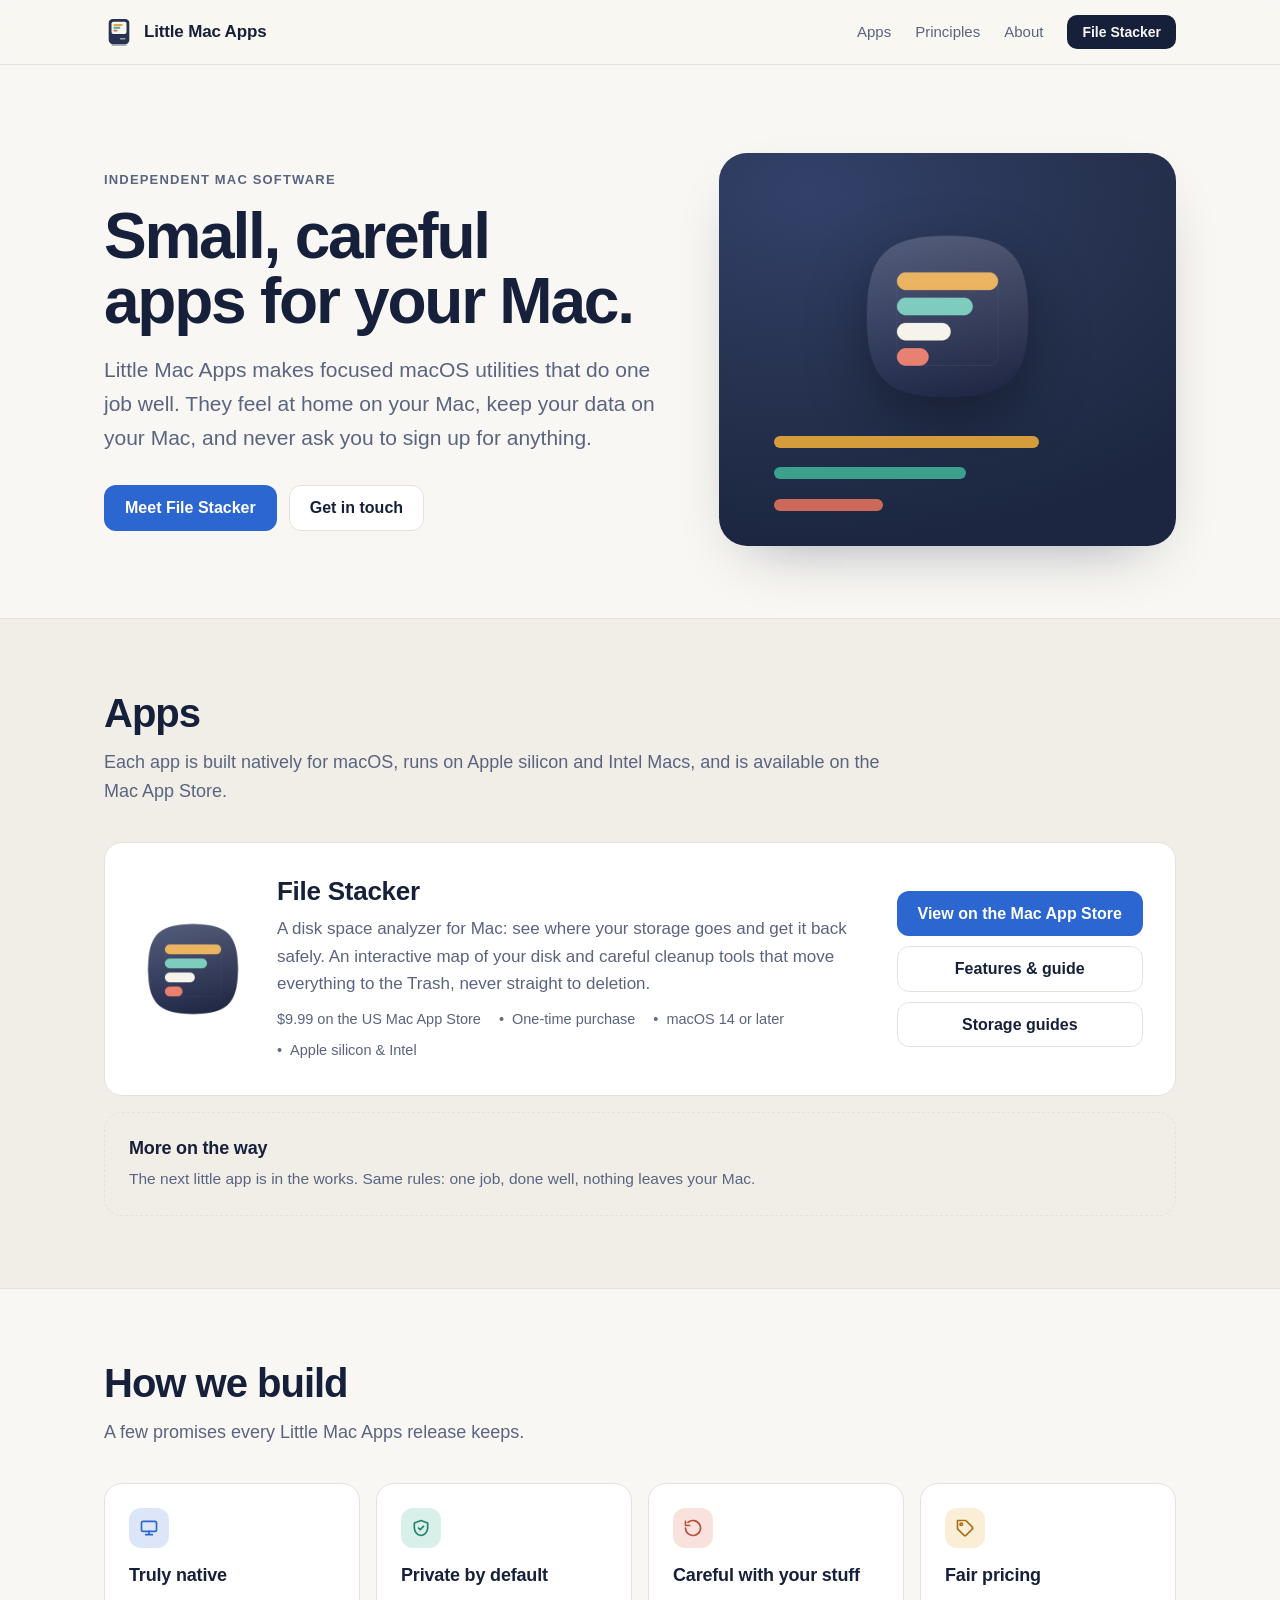
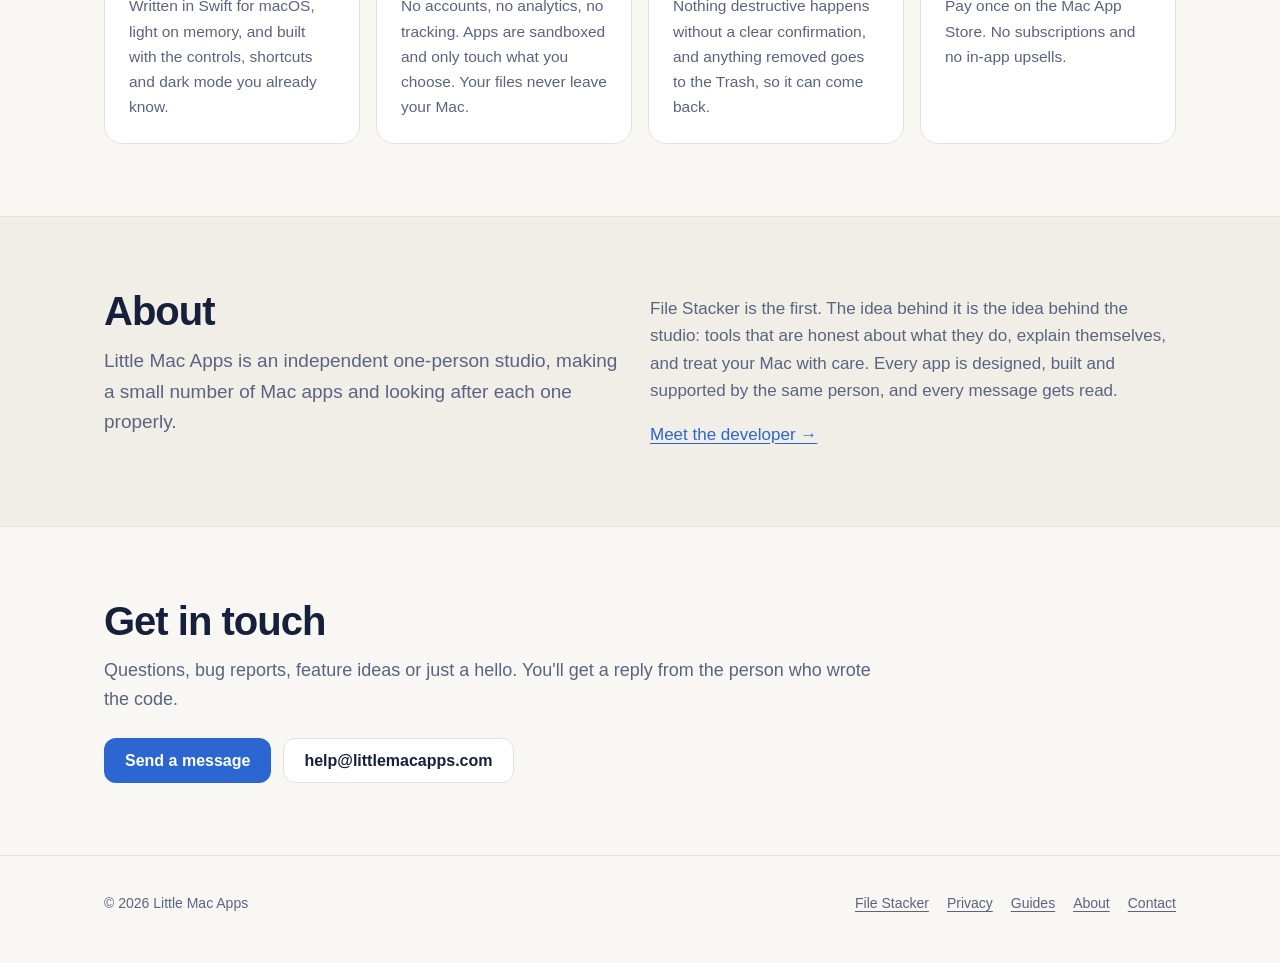
<file: index.html>
<!doctype html>
<html lang="en">
<head>
<meta charset="utf-8">
<meta name="viewport" content="width=device-width, initial-scale=1">
<title>Little Mac Apps — Private, Native macOS Utilities</title>
<meta name="description" content="Little Mac Apps makes private, native macOS utilities that do one job well and never need an account. Meet File Stacker, a disk space analyzer for Mac.">
<link rel="canonical" href="https://littlemacapps.com/">
<meta property="og:type" content="website">
<meta property="og:url" content="https://littlemacapps.com/">
<meta property="og:title" content="Little Mac Apps — Private, Native macOS Utilities">
<meta property="og:description" content="Private, native macOS utilities. No accounts, no tracking, no subscriptions.">
<meta property="og:site_name" content="Little Mac Apps">
<meta property="og:image" content="https://littlemacapps.com/assets/filestacker-512.png">
<link rel="icon" href="assets/logo.svg" type="image/svg+xml">
<link rel="apple-touch-icon" href="assets/filestacker-256.png">
<link rel="stylesheet" href="assets/style.css?v=6">
<script type="application/ld+json">
{
  "@context": "https://schema.org",
  "@graph": [
    {
      "@type": "Organization",
      "@id": "https://littlemacapps.com/#organization",
      "name": "Little Mac Apps",
      "url": "https://littlemacapps.com/",
      "logo": "https://littlemacapps.com/assets/logo.svg",
      "email": "help@littlemacapps.com"
    },
    {
      "@type": "WebSite",
      "@id": "https://littlemacapps.com/#website",
      "name": "Little Mac Apps",
      "url": "https://littlemacapps.com/",
      "publisher": { "@id": "https://littlemacapps.com/#organization" }
    }
  ]
}
</script>
</head>
<body>
<a class="skip" href="#main">Skip to content</a>
<header class="site-header"><div class="wrap">
  <a class="brand" href="./"><img src="assets/logo.svg" alt="">Little Mac Apps</a>
  <nav class="nav" aria-label="Main">
    <a href="#apps">Apps</a>
    <a class="hide-sm" href="#principles">Principles</a>
    <a class="hide-sm" href="about/">About</a>
    <a class="btn btn-dark btn-sm" href="filestacker/">File Stacker</a>
  </nav>
</div></header>

<main id="main">
  <div class="wrap">
    <div class="hero">
      <div>
        <p class="eyebrow">Independent Mac software</p>
        <h1>Small, careful apps for your Mac.</h1>
        <p class="lead">Little Mac Apps makes focused macOS utilities that do one job well. They feel at home on your Mac, keep your data on your Mac, and never ask you to sign up for anything.</p>
        <div class="cta">
          <a class="btn btn-primary" href="filestacker/">Meet File Stacker</a>
          <a class="btn btn-ghost" href="#contact">Get in touch</a>
        </div>
      </div>
      <div class="stage" role="img" aria-label="The File Stacker app icon">
        <img class="icon" src="assets/filestacker-512.png" alt="">
        <span class="bar b1"></span><span class="bar b2"></span><span class="bar b3"></span>
      </div>
    </div>
  </div>

  <section id="apps" class="band">
    <div class="wrap">
      <div class="head">
        <h2>Apps</h2>
        <p>Each app is built natively for macOS, runs on Apple silicon and Intel Macs, and is available on the Mac App Store.</p>
      </div>
      <div class="card app-card">
        <img src="assets/filestacker-256.png" alt="File Stacker app icon" width="112" height="112" loading="lazy" decoding="async">
        <div>
          <h3 style="font-size:26px">File Stacker</h3>
          <p style="font-size:17px">A disk space analyzer for Mac: see where your storage goes and get it back safely. An interactive map of your disk and careful cleanup tools that move everything to the Trash, never straight to deletion.</p>
          <ul class="facts">
            <li>$9.99 on the US Mac App Store</li><li>One-time purchase</li><li>macOS 14 or later</li><li>Apple silicon &amp; Intel</li>
          </ul>
        </div>
        <div class="actions">
          <a class="btn btn-primary" href="https://apps.apple.com/app/id6816327919">View on the Mac App Store</a>
          <a class="btn btn-ghost" href="filestacker/">Features &amp; guide</a>
          <a class="btn btn-ghost" href="guides/">Storage guides</a>
        </div>
      </div>
      <div class="card soon" style="margin-top:16px">
        <h3>More on the way</h3>
        <p>The next little app is in the works. Same rules: one job, done well, nothing leaves your Mac.</p>
      </div>
    </div>
  </section>

  <section id="principles">
    <div class="wrap">
      <div class="head">
        <h2>How we build</h2>
        <p>A few promises every Little Mac Apps release keeps.</p>
      </div>
      <div class="grid">
        <div class="card">
          <div class="chip c-blue" aria-hidden="true"><svg viewBox="0 0 24 24" fill="none" stroke="currentColor" stroke-width="2" stroke-linecap="round" stroke-linejoin="round"><rect x="3" y="4" width="18" height="12" rx="2"/><path d="M8 20h8M12 16v4"/></svg></div>
          <h3>Truly native</h3>
          <p>Written in Swift for macOS, light on memory, and built with the controls, shortcuts and dark mode you already know.</p>
        </div>
        <div class="card">
          <div class="chip c-mint" aria-hidden="true"><svg viewBox="0 0 24 24" fill="none" stroke="currentColor" stroke-width="2" stroke-linecap="round" stroke-linejoin="round"><path d="M12 3l8 3v6c0 4.5-3.4 8.3-8 9-4.6-.7-8-4.5-8-9V6l8-3z"/><path d="M9 12l2 2 4-4"/></svg></div>
          <h3>Private by default</h3>
          <p>No accounts, no analytics, no tracking. Apps are sandboxed and only touch what you choose. Your files never leave your Mac.</p>
        </div>
        <div class="card">
          <div class="chip c-coral" aria-hidden="true"><svg viewBox="0 0 24 24" fill="none" stroke="currentColor" stroke-width="2" stroke-linecap="round" stroke-linejoin="round"><path d="M3 12a9 9 0 1 0 3-6.7"/><path d="M3 4v5h5"/></svg></div>
          <h3>Careful with your stuff</h3>
          <p>Nothing destructive happens without a clear confirmation, and anything removed goes to the Trash, so it can come back.</p>
        </div>
        <div class="card">
          <div class="chip c-amber" aria-hidden="true"><svg viewBox="0 0 24 24" fill="none" stroke="currentColor" stroke-width="2" stroke-linecap="round" stroke-linejoin="round"><path d="M20.6 13.4l-7.2 7.2a2 2 0 0 1-2.8 0L3 13V3h10l7.6 7.6a2 2 0 0 1 0 2.8z"/><circle cx="7.5" cy="7.5" r="1.5"/></svg></div>
          <h3>Fair pricing</h3>
          <p>Pay once on the Mac App Store. No subscriptions and no in-app upsells.</p>
        </div>
      </div>
    </div>
  </section>

  <section id="about" class="band">
    <div class="wrap grid-2" style="align-items:center">
      <div>
        <h2>About</h2>
        <p class="lead" style="font-size:19px">Little Mac Apps is an independent one-person studio, making a small number of Mac apps and looking after each one properly.</p>
      </div>
      <div>
        <p class="muted">File Stacker is the first. The idea behind it is the idea behind the studio: tools that are honest about what they do, explain themselves, and treat your Mac with care. Every app is designed, built and supported by the same person, and every message gets read.</p>
        <p style="margin:14px 0 0"><a href="about/">Meet the developer →</a></p>
      </div>
    </div>
  </section>

  <section id="contact">
    <div class="wrap">
      <div class="head" style="margin-bottom:24px">
        <h2>Get in touch</h2>
        <p>Questions, bug reports, feature ideas or just a hello. You'll get a reply from the person who wrote the code.</p>
      </div>
      <div class="cta" style="margin-top:0">
        <a class="btn btn-primary" href="contact/">Send a message</a>
        <a class="btn btn-ghost" href="mailto:help@littlemacapps.com">help@littlemacapps.com</a>
      </div>
    </div>
  </section>
</main>

<footer class="site-footer"><div class="wrap">
  <span>© 2026 Little Mac Apps</span>
  <nav aria-label="Footer">
    <a href="filestacker/">File Stacker</a>
    <a href="filestacker/privacy.html">Privacy</a>
    <a href="guides/">Guides</a>
    <a href="about/">About</a>
    <a href="contact/">Contact</a>
  </nav>
</div></footer>
</body>
</html>
</file>
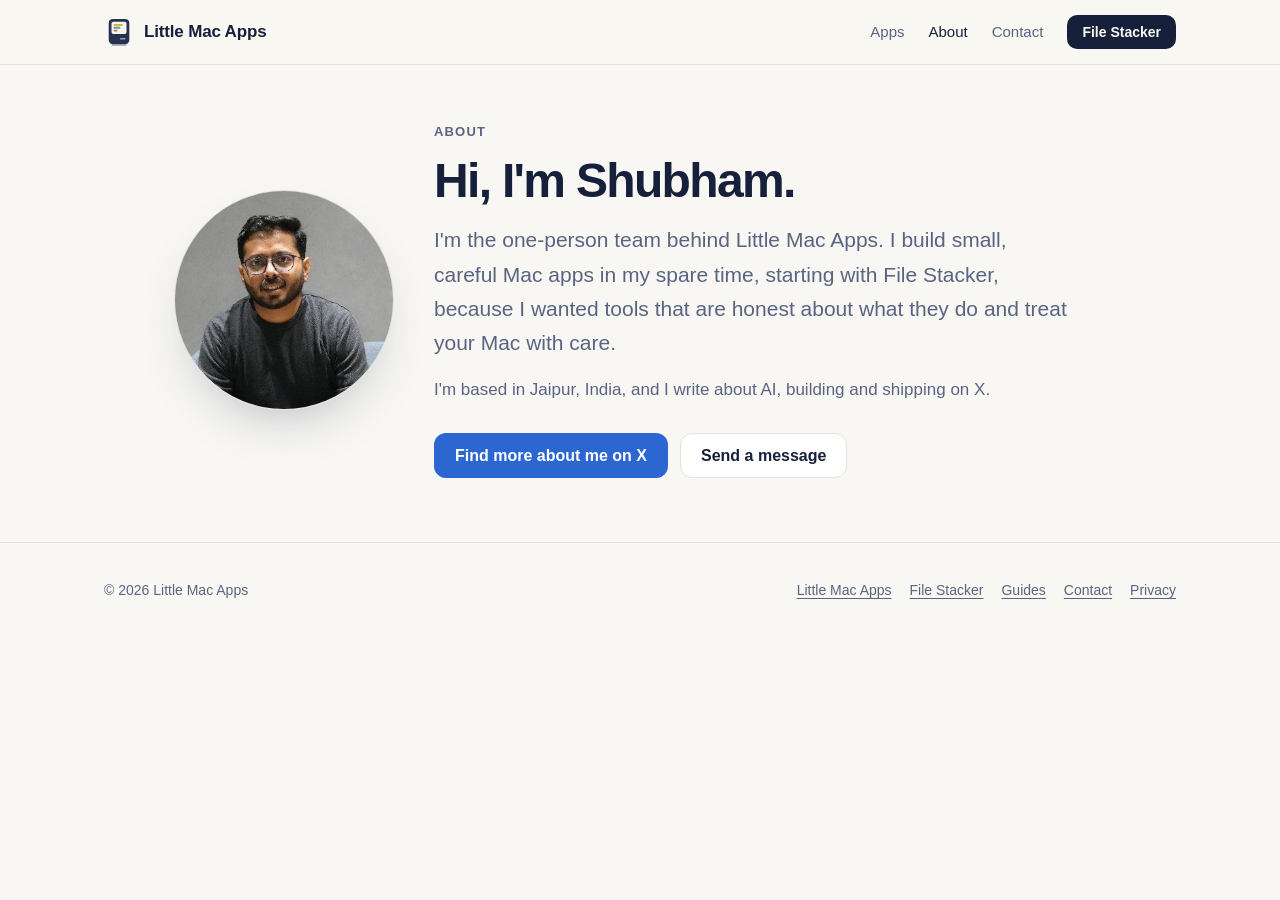
<file: about/index.html>
<!doctype html>
<html lang="en">
<head>
<meta charset="utf-8">
<meta name="viewport" content="width=device-width, initial-scale=1">
<title>About the Developer — Little Mac Apps</title>
<meta name="description" content="Meet Shubham, the independent developer behind Little Mac Apps and File Stacker.">
<link rel="canonical" href="https://littlemacapps.com/about/">
<meta property="og:type" content="profile">
<meta property="og:url" content="https://littlemacapps.com/about/">
<meta property="og:title" content="About the Developer — Little Mac Apps">
<meta property="og:description" content="Meet the independent developer behind Little Mac Apps.">
<meta property="og:image" content="https://littlemacapps.com/assets/about-photo.jpg">
<link rel="icon" href="../assets/logo.svg" type="image/svg+xml">
<link rel="apple-touch-icon" href="../assets/filestacker-256.png">
<link rel="stylesheet" href="../assets/style.css?v=6">
</head>
<body>
<a class="skip" href="#main">Skip to content</a>
<header class="site-header"><div class="wrap">
  <a class="brand" href="../"><img src="../assets/logo.svg" alt="">Little Mac Apps</a>
  <nav class="nav" aria-label="Main">
    <a class="hide-sm" href="../#apps">Apps</a>
    <a href="./" aria-current="page">About</a>
    <a class="hide-sm" href="../contact/">Contact</a>
    <a class="btn btn-dark btn-sm" href="../filestacker/">File Stacker</a>
  </nav>
</div></header>

<main id="main" class="wrap page">
  <div class="about">
    <img class="about-photo" src="../assets/about-photo.jpg" width="320" height="320" alt="Shubham, the developer behind Little Mac Apps">
    <div>
      <p class="eyebrow">About</p>
      <h1>Hi, I'm Shubham.</h1>
      <p class="lead">I'm the one-person team behind Little Mac Apps. I build small, careful Mac apps in my spare time, starting with File Stacker, because I wanted tools that are honest about what they do and treat your Mac with care.</p>
      <p class="muted">I'm based in Jaipur, India, and I write about AI, building and shipping on X.</p>
      <div class="cta">
        <a class="btn btn-primary" href="https://x.com/shubham3003" rel="me noopener" target="_blank">Find more about me on X</a>
        <a class="btn btn-ghost" href="../contact/">Send a message</a>
      </div>
    </div>
  </div>
</main>

<footer class="site-footer"><div class="wrap">
  <span>© 2026 Little Mac Apps</span>
  <nav aria-label="Footer">
    <a href="../">Little Mac Apps</a>
    <a href="../filestacker/">File Stacker</a>
    <a href="../guides/">Guides</a>
    <a href="../contact/">Contact</a>
    <a href="../filestacker/privacy.html">Privacy</a>
  </nav>
</div></footer>
</body>
</html>
</file>
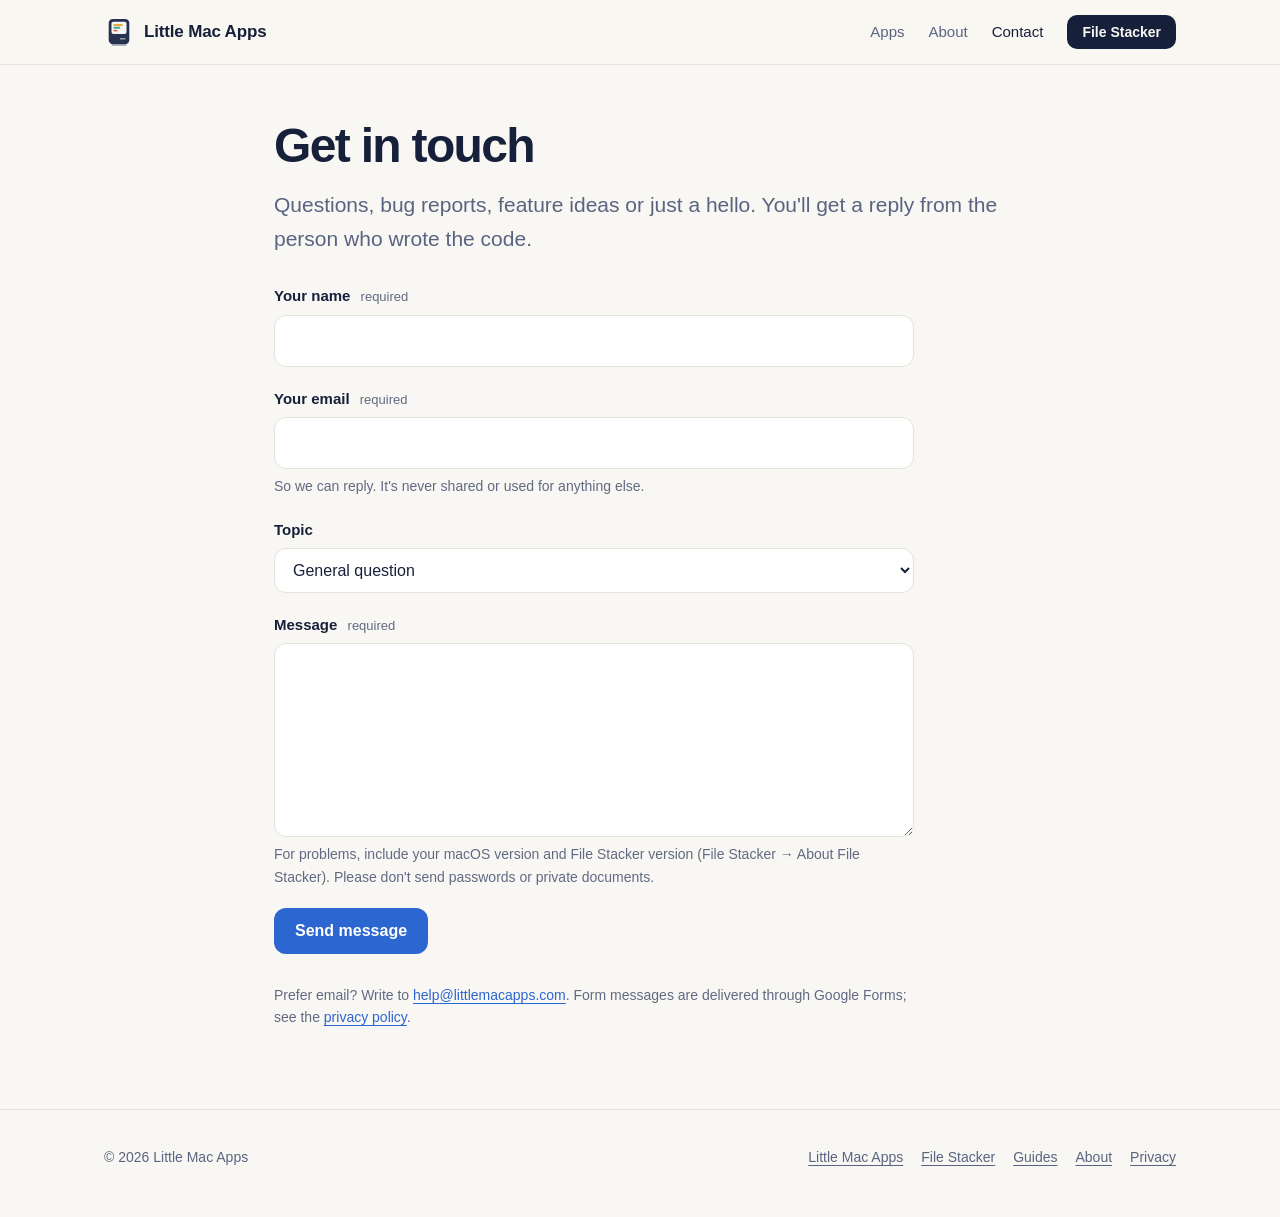
<file: contact/index.html>
<!doctype html>
<html lang="en">
<head>
<meta charset="utf-8">
<meta name="viewport" content="width=device-width, initial-scale=1">
<title>Contact Little Mac Apps — File Stacker Support</title>
<meta name="description" content="Questions, bug reports or feature ideas for Little Mac Apps and File Stacker. Send a message and the developer will reply.">
<link rel="canonical" href="https://littlemacapps.com/contact/">
<link rel="icon" href="../assets/logo.svg" type="image/svg+xml">
<link rel="apple-touch-icon" href="../assets/filestacker-256.png">
<link rel="stylesheet" href="../assets/style.css?v=6">
</head>
<body>
<a class="skip" href="#main">Skip to content</a>
<header class="site-header"><div class="wrap">
  <a class="brand" href="../"><img src="../assets/logo.svg" alt="">Little Mac Apps</a>
  <nav class="nav" aria-label="Main">
    <a class="hide-sm" href="../#apps">Apps</a>
    <a class="hide-sm" href="../about/">About</a>
    <a href="./" aria-current="page">Contact</a>
    <a class="btn btn-dark btn-sm" href="../filestacker/">File Stacker</a>
  </nav>
</div></header>

<main id="main" class="wrap page">
  <h1>Get in touch</h1>
  <p class="lead">Questions, bug reports, feature ideas or just a hello. You'll get a reply from the person who wrote the code.</p>

  <form id="contact-form" class="form" method="POST" action="https://docs.google.com/forms/d/e/1FAIpQLSciRdl05T48zqO7bwWB3MS63ecaO6Kb0peknWawvODrDv5Y_w/formResponse" novalidate>
    <div class="field">
      <label for="c-name">Your name <span class="req">required</span></label>
      <input id="c-name" name="entry.2005620554" type="text" autocomplete="name" required maxlength="120">
    </div>
    <div class="field">
      <label for="c-email">Your email <span class="req">required</span></label>
      <input id="c-email" name="entry.1045781291" type="email" autocomplete="email" required maxlength="200">
      <span class="hint">So we can reply. It's never shared or used for anything else.</span>
    </div>
    <div class="field">
      <label for="c-topic">Topic</label>
      <select id="c-topic" name="entry.1166974658">
        <option>General question</option>
        <option>File Stacker support</option>
        <option>Bug report</option>
        <option>Feature idea</option>
        <option>Privacy question</option>
        <option value="Purchase or Pro unlock">Purchase or App Store question</option>
      </select>
    </div>
    <div class="field">
      <label for="c-message">Message <span class="req">required</span></label>
      <textarea id="c-message" name="entry.839337160" rows="7" required maxlength="5000"></textarea>
      <span class="hint">For problems, include your macOS version and File Stacker version (File Stacker → About File Stacker). Please don't send passwords or private documents.</span>
    </div>
    <div class="hp" aria-hidden="true">
      <label for="c-website">Leave this empty</label>
      <input id="c-website" type="text" tabindex="-1" autocomplete="off">
    </div>
    <p class="form-error" id="c-error" role="alert" hidden></p>
    <button class="btn btn-primary" type="submit" id="c-send">Send message</button>
    <p class="note">Prefer email? Write to <a href="mailto:help@littlemacapps.com">help@littlemacapps.com</a>. Form messages are delivered through Google Forms; see the <a href="../filestacker/privacy.html#website">privacy policy</a>.</p>
  </form>

  <div class="card form-done" id="c-done" hidden tabindex="-1">
    <h2 style="font-size:20px">Thanks, your message is on its way.</h2>
    <p>You'll hear back at the email address you gave. If it's about File Stacker, the <a href="../filestacker/#guide">guides</a> and <a href="../filestacker/#faq">questions</a> may help in the meantime.</p>
  </div>
</main>

<footer class="site-footer"><div class="wrap">
  <span>© 2026 Little Mac Apps</span>
  <nav aria-label="Footer">
    <a href="../">Little Mac Apps</a>
    <a href="../filestacker/">File Stacker</a>
    <a href="../guides/">Guides</a>
    <a href="../about/">About</a>
    <a href="../filestacker/privacy.html">Privacy</a>
  </nav>
</div></footer>

<script>
(function () {
  var form = document.getElementById('contact-form');
  var topic = document.getElementById('c-topic');
  var err = document.getElementById('c-error');
  var send = document.getElementById('c-send');
  var done = document.getElementById('c-done');

  // Pre-select a topic from links like /contact/?topic=support
  var t = new URLSearchParams(location.search).get('topic');
  var map = { support: 'File Stacker support', bug: 'Bug report', idea: 'Feature idea', privacy: 'Privacy question', purchase: 'Purchase or Pro unlock' };
  if (t && map[t]) topic.value = map[t];

  function fail(msg, field) {
    err.textContent = msg; err.hidden = false;
    if (field) field.focus();
  }

  form.addEventListener('submit', function (e) {
    e.preventDefault();
    err.hidden = true;
    if (document.getElementById('c-website').value) return; // a bot filled the hidden field
    var name = document.getElementById('c-name');
    var email = document.getElementById('c-email');
    var msg = document.getElementById('c-message');
    if (!name.value.trim()) return fail('Please enter your name.', name);
    if (!email.value.trim() || !email.checkValidity()) return fail('Please enter a valid email address so we can reply.', email);
    if (msg.value.trim().length < 5) return fail('Please write a short message.', msg);

    send.disabled = true; send.textContent = 'Sending…';
    fetch(form.action, { method: 'POST', mode: 'no-cors', body: new URLSearchParams(new FormData(form)) })
      .then(function () {
        form.hidden = true; done.hidden = false; done.focus();
      })
      .catch(function () {
        send.disabled = false; send.textContent = 'Send message';
        fail('That didn’t go through. Check your connection and try again, or email help@littlemacapps.com.');
      });
  });
})();
</script>
</body>
</html>
</file>
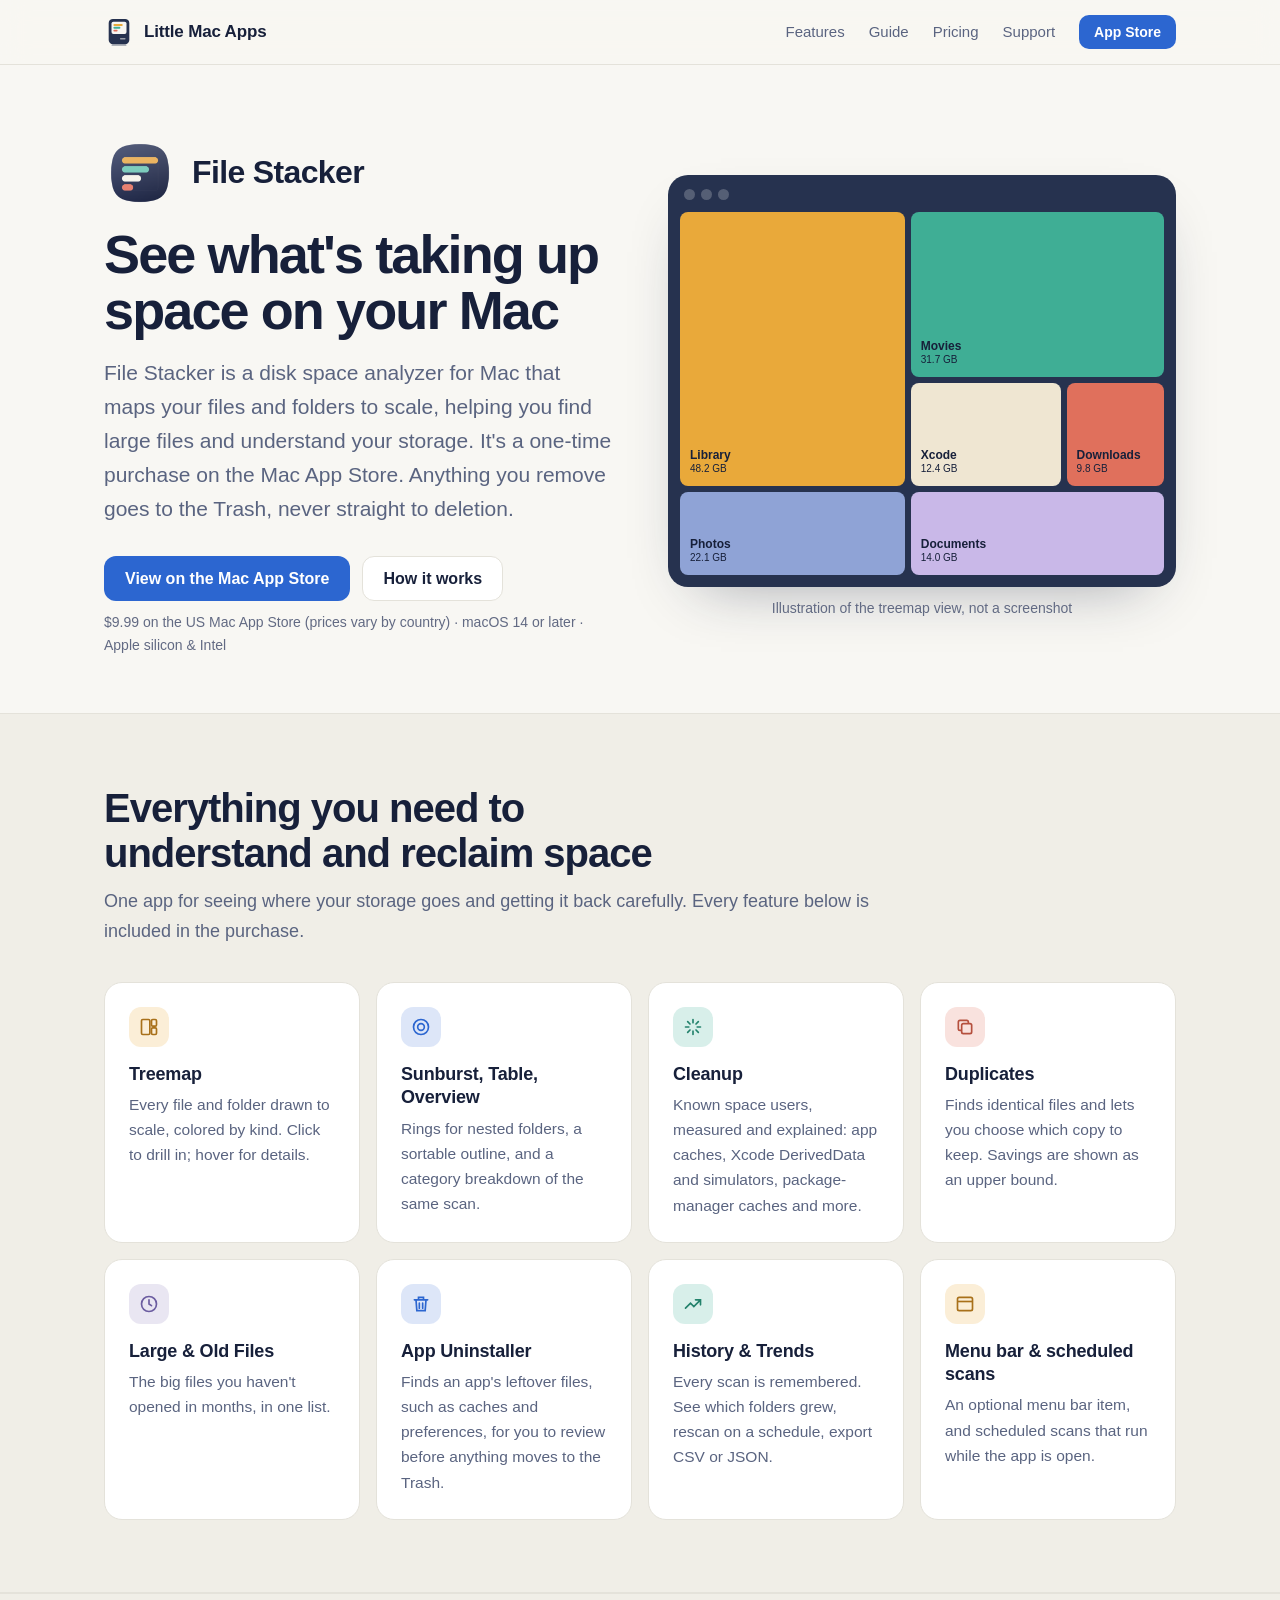
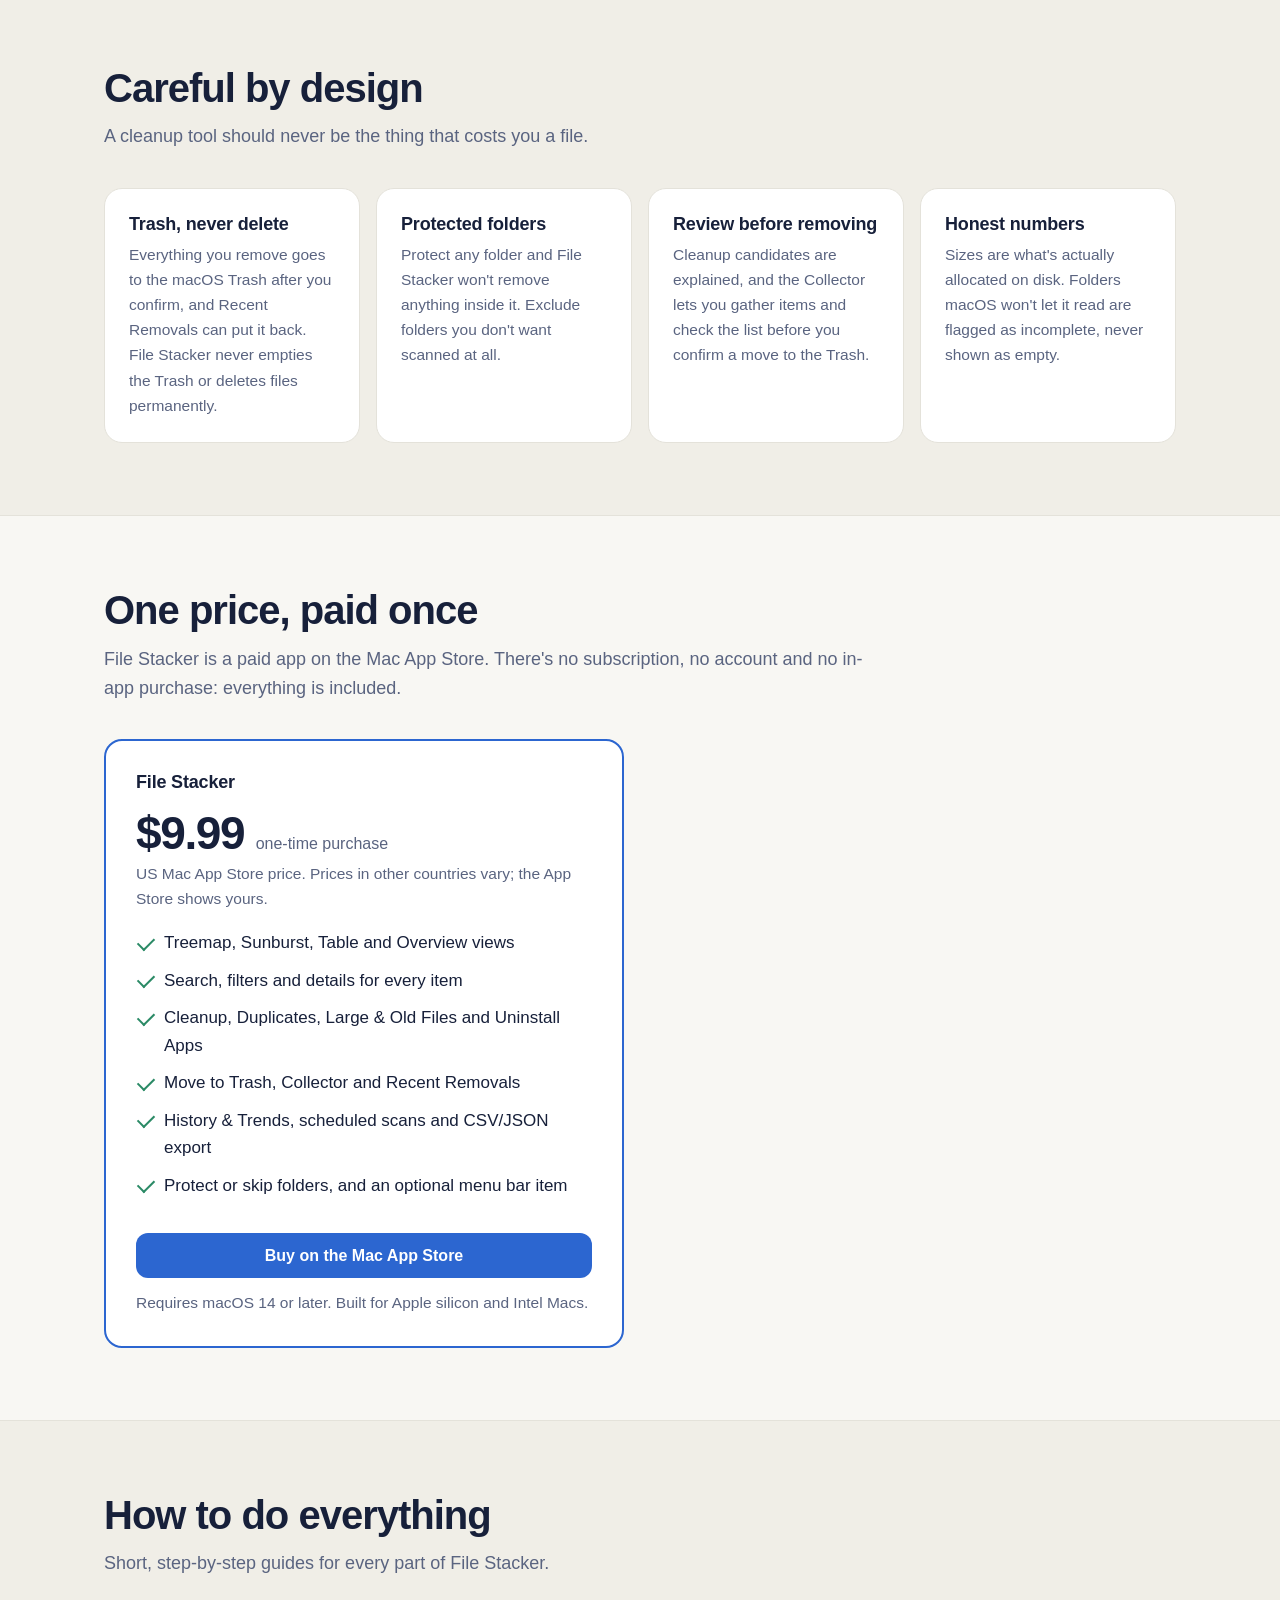
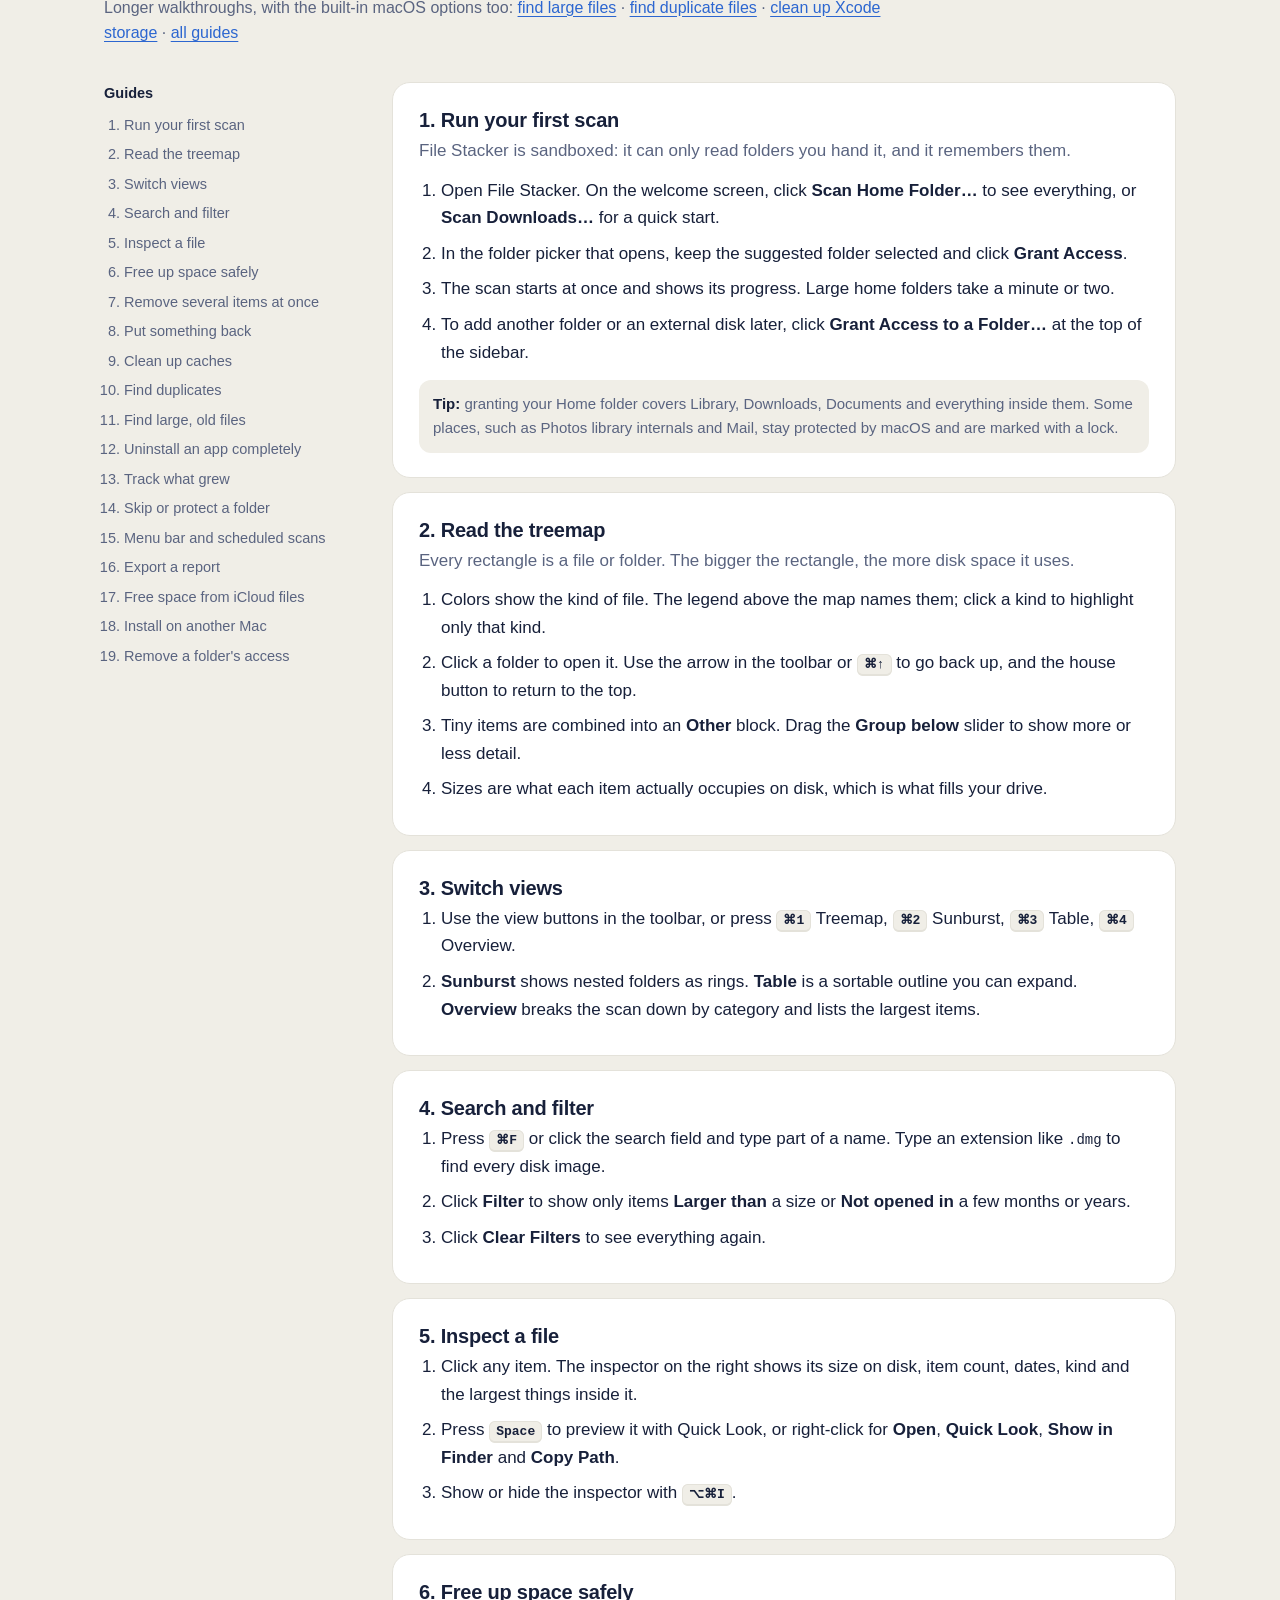
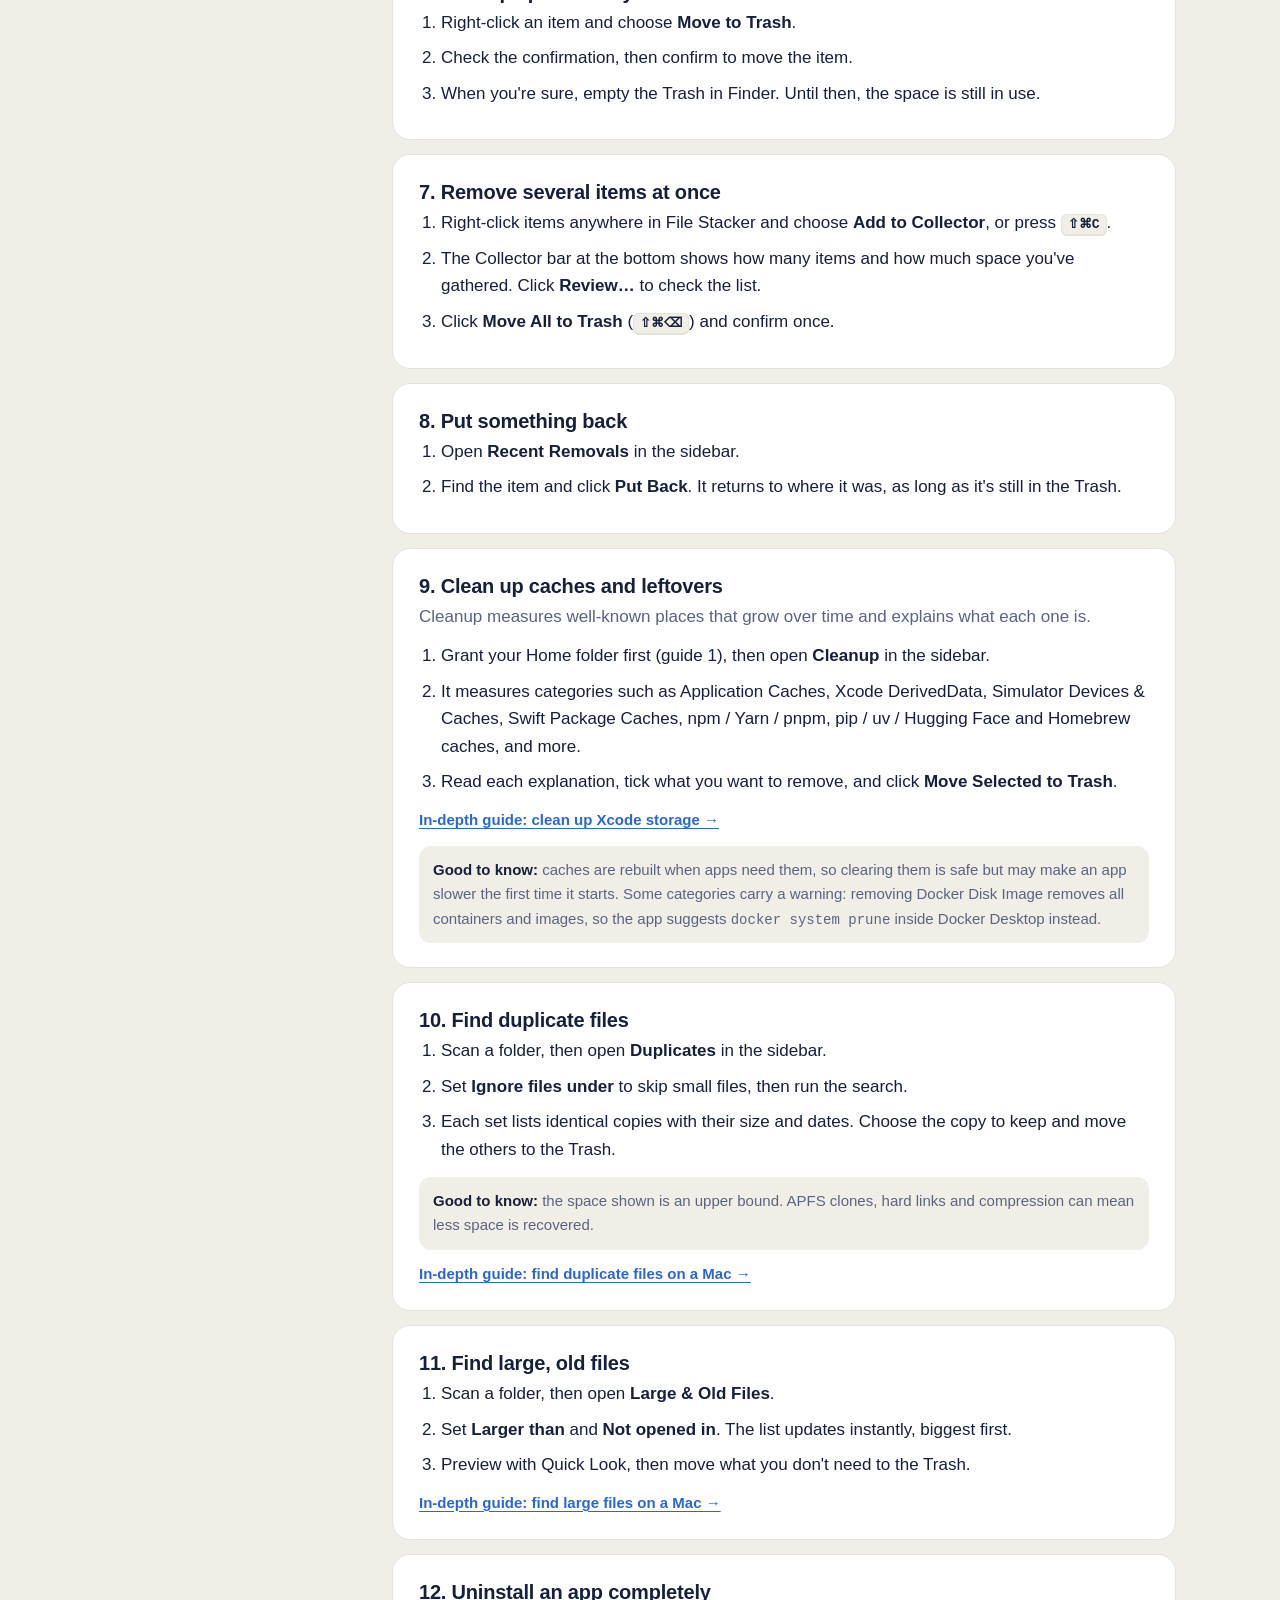
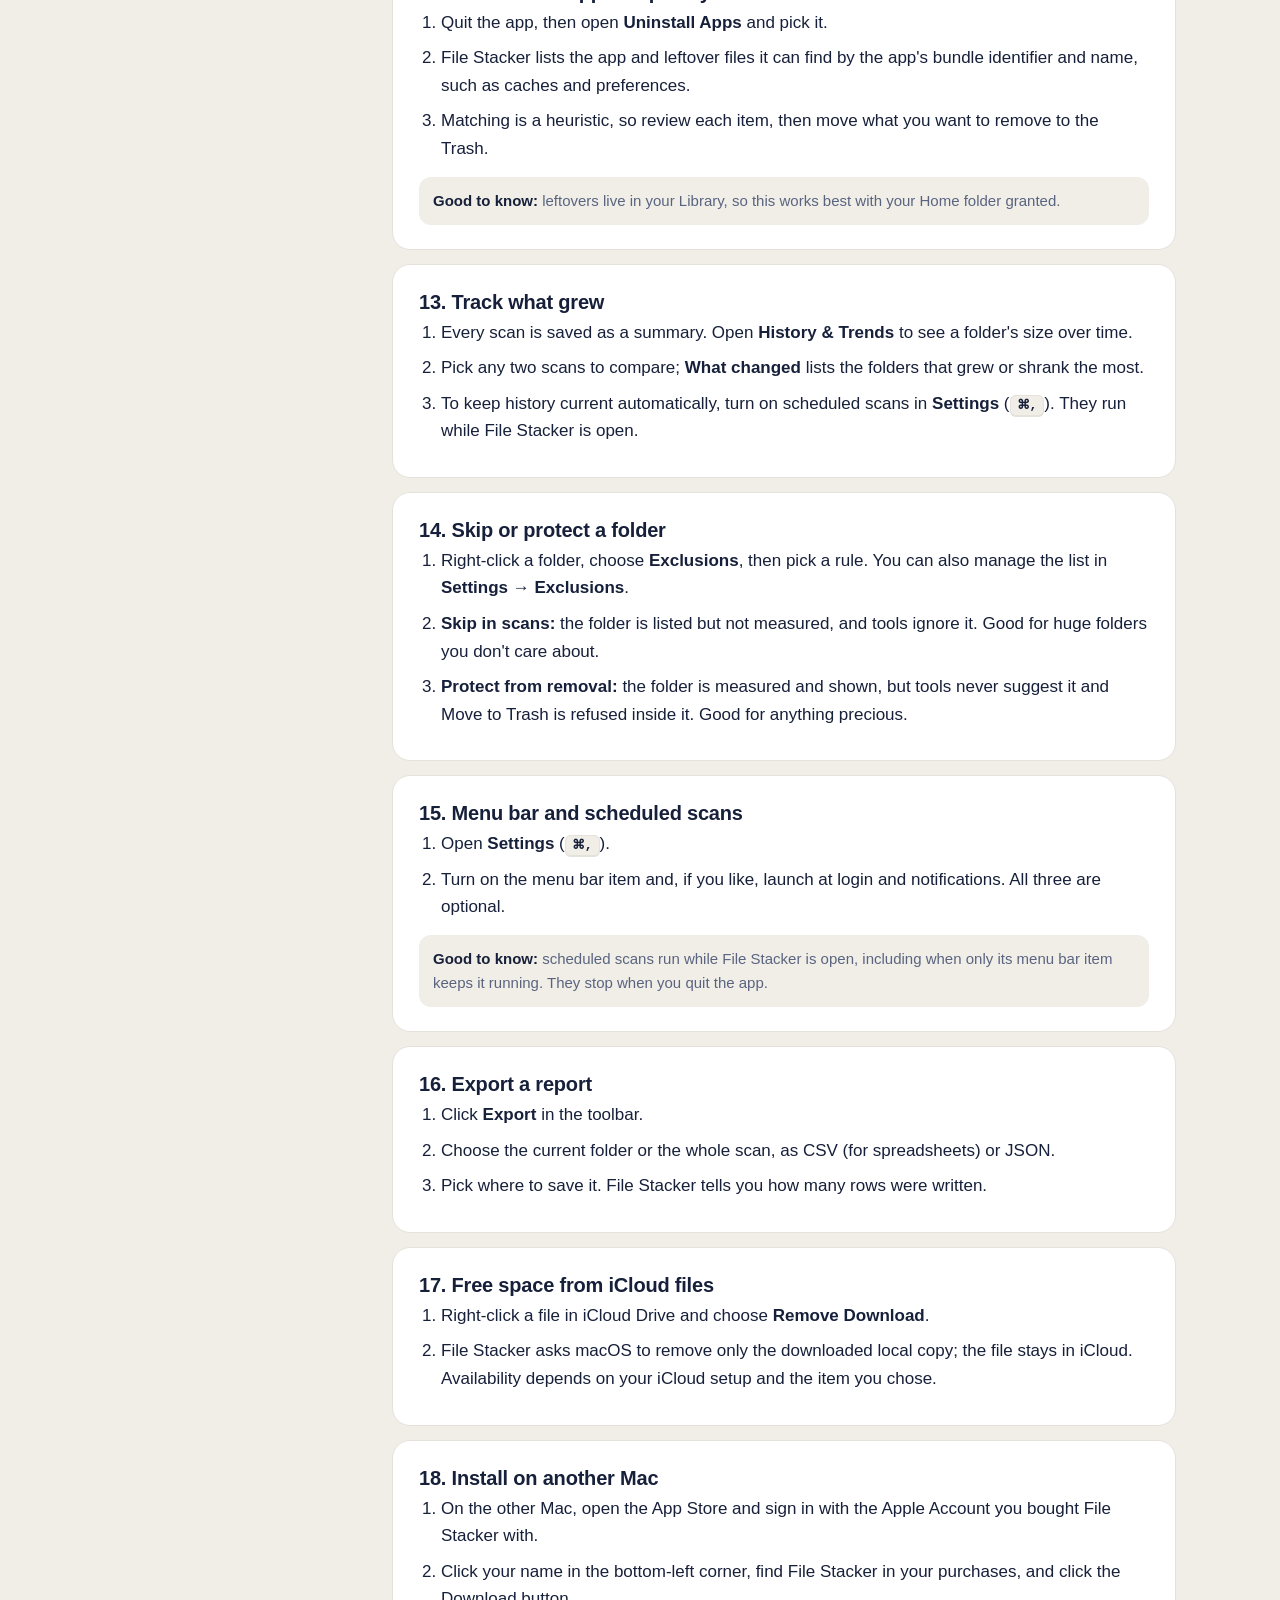
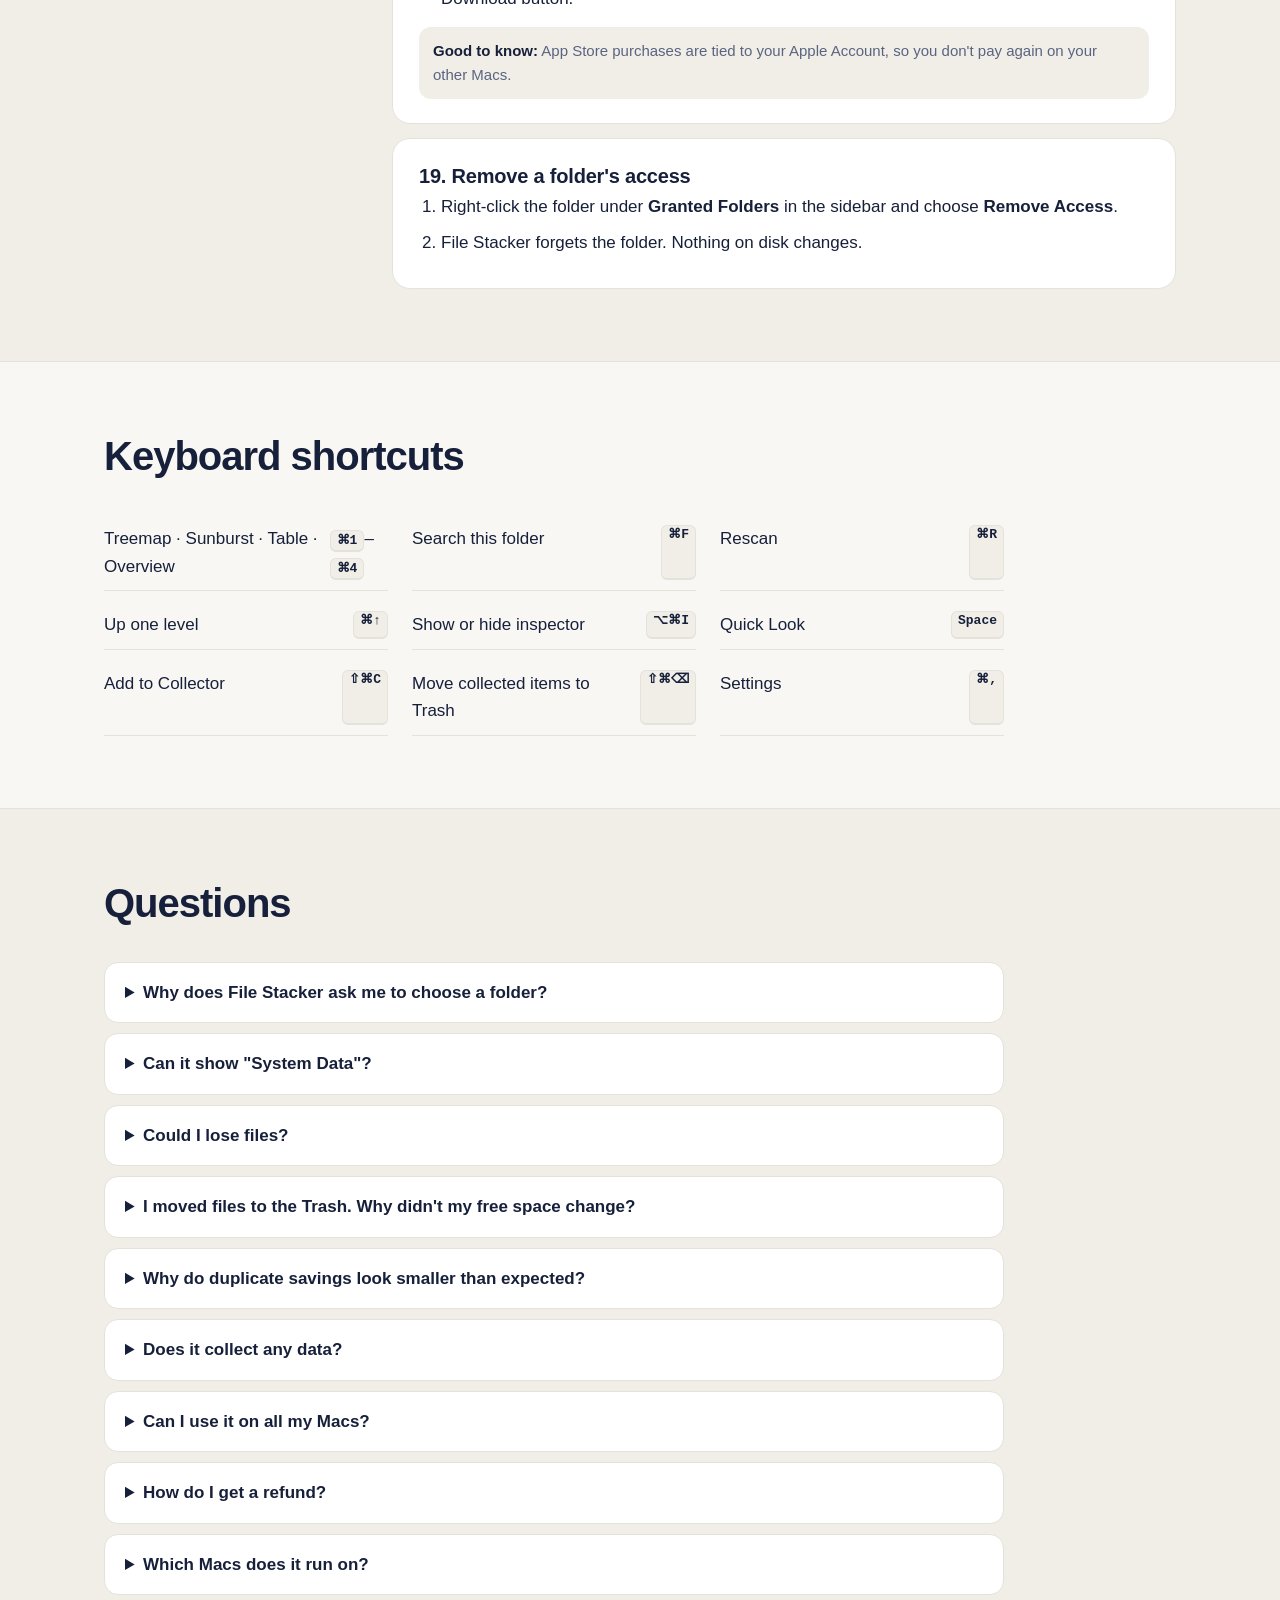
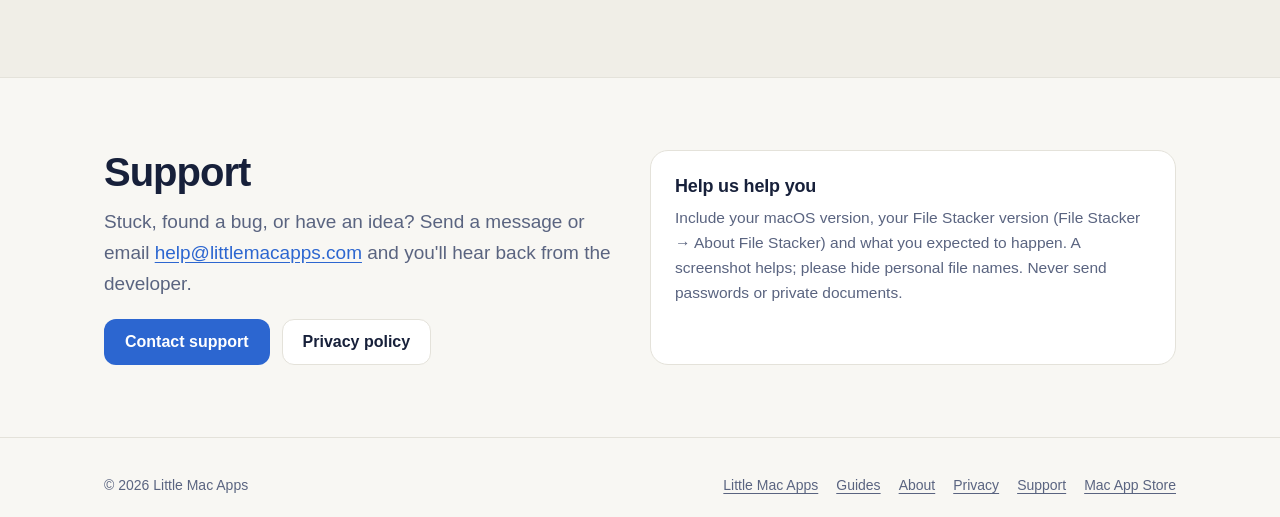
<file: filestacker/index.html>
<!doctype html>
<html lang="en">
<head>
<meta charset="utf-8">
<meta name="viewport" content="width=device-width, initial-scale=1">
<title>File Stacker — Disk Space Analyzer for Mac</title>
<meta name="description" content="File Stacker is a disk space analyzer for Mac. Map your storage as a treemap, find large files and duplicates, and clean up safely. A one-time purchase on the Mac App Store.">
<link rel="canonical" href="https://littlemacapps.com/filestacker/">
<meta property="og:type" content="website">
<meta property="og:url" content="https://littlemacapps.com/filestacker/">
<meta property="og:title" content="File Stacker — Disk Space Analyzer for Mac">
<meta property="og:description" content="See what's taking up space on your Mac, drawn to scale, and clear it safely. A one-time purchase on the Mac App Store.">
<meta property="og:site_name" content="Little Mac Apps">
<meta property="og:image" content="https://littlemacapps.com/assets/filestacker-512.png">
<link rel="icon" href="../assets/filestacker-256.png" type="image/png">
<link rel="apple-touch-icon" href="../assets/filestacker-256.png">
<link rel="stylesheet" href="../assets/style.css?v=6">
<script type="application/ld+json">
{
  "@context": "https://schema.org",
  "@type": "SoftwareApplication",
  "@id": "https://littlemacapps.com/filestacker/#app",
  "name": "File Stacker",
  "url": "https://littlemacapps.com/filestacker/",
  "description": "A disk space analyzer for Mac that maps your files and folders as an interactive treemap and helps you find large files, duplicates and caches, with removals going to the Trash.",
  "image": "https://littlemacapps.com/assets/filestacker-512.png",
  "applicationCategory": "UtilitiesApplication",
  "operatingSystem": "macOS 14.0 or later",
  "installUrl": "https://apps.apple.com/app/id6816327919",
  "offers": {
    "@type": "Offer",
    "name": "File Stacker on the US Mac App Store",
    "price": "9.99",
    "priceCurrency": "USD",
    "eligibleRegion": { "@type": "Country", "name": "US" },
    "url": "https://apps.apple.com/us/app/file-stacker/id6816327919"
  },
  "sameAs": "https://apps.apple.com/app/id6816327919",
  "softwareHelp": { "@type": "WebPage", "url": "https://littlemacapps.com/guides/" },
  "publisher": { "@type": "Organization", "@id": "https://littlemacapps.com/#organization", "name": "Little Mac Apps", "url": "https://littlemacapps.com/" }
}
</script>
</head>
<body>
<a class="skip" href="#main">Skip to content</a>
<header class="site-header"><div class="wrap">
  <a class="brand" href="../"><img src="../assets/logo.svg" alt="">Little Mac Apps</a>
  <nav class="nav" aria-label="Main">
    <a class="hide-sm" href="#features">Features</a>
    <a class="hide-sm" href="#guide">Guide</a>
    <a href="#pricing">Pricing</a>
    <a class="hide-sm" href="#support">Support</a>
    <a class="btn btn-primary btn-sm" href="https://apps.apple.com/app/id6816327919">App Store</a>
  </nav>
</div></header>

<main id="main">
<div class="wrap">
  <div class="p-hero">
    <div>
      <div class="title"><img src="../assets/filestacker-256.png" alt="" width="72" height="72"><p class="app-name">File Stacker</p></div>
      <h1>See what's taking up space on your Mac</h1>
      <p class="lead">File Stacker is a disk space analyzer for Mac that maps your files and folders to scale, helping you find large files and understand your storage. It's a one-time purchase on the Mac App Store. Anything you remove goes to the Trash, never straight to deletion.</p>
      <div class="cta">
        <a class="btn btn-primary" href="https://apps.apple.com/app/id6816327919">View on the Mac App Store</a>
        <a class="btn btn-ghost" href="#guide">How it works</a>
      </div>
      <span class="note">$9.99 on the US Mac App Store (prices vary by country) · macOS 14 or later · Apple silicon &amp; Intel</span>
    </div>
    <figure style="margin:0">
    <div class="window" role="img" aria-label="Illustration of File Stacker's treemap: the biggest folders drawn as the biggest blocks">
      <div class="dots"><i></i><i></i><i></i></div>
      <div class="treemap">
        <div class="t1">Library<small>48.2 GB</small></div>
        <div class="t2">Movies<small>31.7 GB</small></div>
        <div class="t3">Xcode<small>12.4 GB</small></div>
        <div class="t4">Downloads<small>9.8 GB</small></div>
        <div class="t5">Photos<small>22.1 GB</small></div>
        <div class="t6">Documents<small>14.0 GB</small></div>
      </div>
    </div>
      <figcaption class="note illus-caption">Illustration of the treemap view, not a screenshot</figcaption>
    </figure>
  </div>
</div>

<section id="features" class="band">
  <div class="wrap">
    <span id="doctor"></span><!-- kept so old #doctor links still land on this page section -->
    <div class="head">
      <h2>Everything you need to understand and reclaim space</h2>
      <p>One app for seeing where your storage goes and getting it back carefully. Every feature below is included in the purchase.</p>
    </div>
    <div class="grid">
      <div class="card"><div class="chip c-amber" aria-hidden="true"><svg viewBox="0 0 24 24" fill="none" stroke="currentColor" stroke-width="2"><rect x="3" y="3" width="10" height="18" rx="1.5"/><rect x="15" y="3" width="6" height="8" rx="1.5"/><rect x="15" y="13" width="6" height="8" rx="1.5"/></svg></div><h3>Treemap</h3><p>Every file and folder drawn to scale, colored by kind. Click to drill in; hover for details.</p></div>
      <div class="card"><div class="chip c-blue" aria-hidden="true"><svg viewBox="0 0 24 24" fill="none" stroke="currentColor" stroke-width="2"><circle cx="12" cy="12" r="9"/><circle cx="12" cy="12" r="4"/></svg></div><h3>Sunburst, Table, Overview</h3><p>Rings for nested folders, a sortable outline, and a category breakdown of the same scan.</p></div>
      <div class="card"><div class="chip c-mint" aria-hidden="true"><svg viewBox="0 0 24 24" fill="none" stroke="currentColor" stroke-width="2" stroke-linecap="round"><path d="M12 3v4M12 17v4M3 12h4M17 12h4M5.6 5.6l2.8 2.8M15.6 15.6l2.8 2.8M5.6 18.4l2.8-2.8M15.6 8.4l2.8-2.8"/></svg></div><h3>Cleanup</h3><p>Known space users, measured and explained: app caches, Xcode DerivedData and simulators, package-manager caches and more.</p></div>
      <div class="card"><div class="chip c-coral" aria-hidden="true"><svg viewBox="0 0 24 24" fill="none" stroke="currentColor" stroke-width="2"><rect x="8" y="8" width="12" height="12" rx="2"/><path d="M16 8V6a2 2 0 0 0-2-2H6a2 2 0 0 0-2 2v8a2 2 0 0 0 2 2h2"/></svg></div><h3>Duplicates</h3><p>Finds identical files and lets you choose which copy to keep. Savings are shown as an upper bound.</p></div>
      <div class="card"><div class="chip c-lilac" aria-hidden="true"><svg viewBox="0 0 24 24" fill="none" stroke="currentColor" stroke-width="2" stroke-linecap="round"><circle cx="12" cy="12" r="9"/><path d="M12 7v5l3 2"/></svg></div><h3>Large &amp; Old Files</h3><p>The big files you haven't opened in months, in one list.</p></div>
      <div class="card"><div class="chip c-blue" aria-hidden="true"><svg viewBox="0 0 24 24" fill="none" stroke="currentColor" stroke-width="2" stroke-linecap="round"><path d="M4 7h16M10 11v6M14 11v6M6 7l1 13h10l1-13M9 7V4h6v3"/></svg></div><h3>App Uninstaller</h3><p>Finds an app's leftover files, such as caches and preferences, for you to review before anything moves to the Trash.</p></div>
      <div class="card"><div class="chip c-mint" aria-hidden="true"><svg viewBox="0 0 24 24" fill="none" stroke="currentColor" stroke-width="2" stroke-linecap="round"><path d="M3 17l6-6 4 4 8-8M15 7h6v6"/></svg></div><h3>History &amp; Trends</h3><p>Every scan is remembered. See which folders grew, rescan on a schedule, export CSV or JSON.</p></div>
      <div class="card"><div class="chip c-amber" aria-hidden="true"><svg viewBox="0 0 24 24" fill="none" stroke="currentColor" stroke-width="2"><rect x="3" y="4" width="18" height="16" rx="2"/><path d="M3 9h18"/></svg></div><h3>Menu bar &amp; scheduled scans</h3><p>An optional menu bar item, and scheduled scans that run while the app is open.</p></div>
    </div>
  </div>
</section>


<section id="safety" class="band">
  <div class="wrap">
    <div class="head">
      <h2>Careful by design</h2>
      <p>A cleanup tool should never be the thing that costs you a file.</p>
    </div>
    <div class="grid">
      <div class="card"><h3>Trash, never delete</h3><p>Everything you remove goes to the macOS Trash after you confirm, and Recent Removals can put it back. File Stacker never empties the Trash or deletes files permanently.</p></div>
      <div class="card"><h3>Protected folders</h3><p>Protect any folder and File Stacker won't remove anything inside it. Exclude folders you don't want scanned at all.</p></div>
      <div class="card"><h3>Review before removing</h3><p>Cleanup candidates are explained, and the Collector lets you gather items and check the list before you confirm a move to the Trash.</p></div>
      <div class="card"><h3>Honest numbers</h3><p>Sizes are what's actually allocated on disk. Folders macOS won't let it read are flagged as incomplete, never shown as empty.</p></div>
    </div>
  </div>
</section>

<section id="pricing">
  <div class="wrap">
    <div class="head">
      <h2>One price, paid once</h2>
      <p>File Stacker is a paid app on the Mac App Store. There's no subscription, no account and no in-app purchase: everything is included.</p>
    </div>
    <div class="plans" style="grid-template-columns:minmax(0,520px)">
      <div class="card plan pro">
        <h3>File Stacker</h3>
        <div class="price">$9.99 <small>one-time purchase</small></div>
        <p class="meta">US Mac App Store price. Prices in other countries vary; the App Store shows yours.</p>
        <ul class="checks">
          <li>Treemap, Sunburst, Table and Overview views</li>
          <li>Search, filters and details for every item</li>
          <li>Cleanup, Duplicates, Large &amp; Old Files and Uninstall Apps</li>
          <li>Move to Trash, Collector and Recent Removals</li>
          <li>History &amp; Trends, scheduled scans and CSV/JSON export</li>
          <li>Protect or skip folders, and an optional menu bar item</li>
        </ul>
        <a class="btn btn-primary" href="https://apps.apple.com/us/app/file-stacker/id6816327919">Buy on the Mac App Store</a>
        <p class="meta" style="margin:12px 0 0">Requires macOS 14 or later. Built for Apple silicon and Intel Macs.</p>
      </div>
    </div>
  </div>
</section>

<section id="guide" class="band">
  <div class="wrap">
    <span id="system-doctor"></span><!-- kept so old #system-doctor links still land in the guide -->
    <div class="head">
      <h2>How to do everything</h2>
      <p>Short, step-by-step guides for every part of File Stacker.</p>
      <p class="more-guides">Longer walkthroughs, with the built-in macOS options too: <a href="../guides/find-large-files-mac/">find large files</a> · <a href="../guides/find-duplicate-files-mac/">find duplicate files</a> · <a href="../guides/clean-xcode-storage/">clean up Xcode storage</a> · <a href="../guides/">all guides</a></p>
    </div>
    <div class="guide">
      <nav class="toc" aria-label="Guide contents">
        <p>Guides</p>
        <ol>
          <li><a href="#first-scan">Run your first scan</a></li>
          <li><a href="#read-treemap">Read the treemap</a></li>
          <li><a href="#views">Switch views</a></li>
          <li><a href="#search">Search and filter</a></li>
          <li><a href="#inspect">Inspect a file</a></li>
          <li><a href="#trash">Free up space safely</a></li>
          <li><a href="#collector">Remove several items at once</a></li>
          <li><a href="#put-back">Put something back</a></li>
          <li><a href="#cleanup">Clean up caches</a></li>
          <li><a href="#duplicates">Find duplicates</a></li>
          <li><a href="#large-old">Find large, old files</a></li>
          <li><a href="#uninstall">Uninstall an app completely</a></li>
          <li><a href="#history">Track what grew</a></li>
          <li><a href="#exclusions">Skip or protect a folder</a></li>
          <li><a href="#menubar">Menu bar and scheduled scans</a></li>
          <li><a href="#export">Export a report</a></li>
          <li><a href="#icloud">Free space from iCloud files</a></li>
          <li><a href="#pro">Install on another Mac</a></li>
          <li><a href="#remove-access">Remove a folder's access</a></li>
        </ol>
      </nav>

      <div class="howto">
        <article id="first-scan">
          <h3>1. Run your first scan</h3>
          <p class="why">File Stacker is sandboxed: it can only read folders you hand it, and it remembers them.</p>
          <ol>
            <li>Open File Stacker. On the welcome screen, click <span class="ui">Scan Home Folder…</span> to see everything, or <span class="ui">Scan Downloads…</span> for a quick start.</li>
            <li>In the folder picker that opens, keep the suggested folder selected and click <span class="ui">Grant Access</span>.</li>
            <li>The scan starts at once and shows its progress. Large home folders take a minute or two.</li>
            <li>To add another folder or an external disk later, click <span class="ui">Grant Access to a Folder…</span> at the top of the sidebar.</li>
          </ol>
          <p class="tip"><b>Tip:</b> granting your Home folder covers Library, Downloads, Documents and everything inside them. Some places, such as Photos library internals and Mail, stay protected by macOS and are marked with a lock.</p>
        </article>

        <article id="read-treemap">
          <h3>2. Read the treemap</h3>
          <p class="why">Every rectangle is a file or folder. The bigger the rectangle, the more disk space it uses.</p>
          <ol>
            <li>Colors show the kind of file. The legend above the map names them; click a kind to highlight only that kind.</li>
            <li>Click a folder to open it. Use the arrow in the toolbar or <kbd>⌘↑</kbd> to go back up, and the house button to return to the top.</li>
            <li>Tiny items are combined into an <span class="ui">Other</span> block. Drag the <span class="ui">Group below</span> slider to show more or less detail.</li>
            <li>Sizes are what each item actually occupies on disk, which is what fills your drive.</li>
          </ol>
        </article>

        <article id="views">
          <h3>3. Switch views</h3>
          <ol>
            <li>Use the view buttons in the toolbar, or press <kbd>⌘1</kbd> Treemap, <kbd>⌘2</kbd> Sunburst, <kbd>⌘3</kbd> Table, <kbd>⌘4</kbd> Overview.</li>
            <li><b>Sunburst</b> shows nested folders as rings. <b>Table</b> is a sortable outline you can expand. <b>Overview</b> breaks the scan down by category and lists the largest items.</li>
          </ol>
        </article>

        <article id="search">
          <h3>4. Search and filter</h3>
          <ol>
            <li>Press <kbd>⌘F</kbd> or click the search field and type part of a name. Type an extension like <code>.dmg</code> to find every disk image.</li>
            <li>Click <span class="ui">Filter</span> to show only items <span class="ui">Larger than</span> a size or <span class="ui">Not opened in</span> a few months or years.</li>
            <li>Click <span class="ui">Clear Filters</span> to see everything again.</li>
          </ol>
        </article>

        <article id="inspect">
          <h3>5. Inspect a file</h3>
          <ol>
            <li>Click any item. The inspector on the right shows its size on disk, item count, dates, kind and the largest things inside it.</li>
            <li>Press <kbd>Space</kbd> to preview it with Quick Look, or right-click for <span class="ui">Open</span>, <span class="ui">Quick Look</span>, <span class="ui">Show in Finder</span> and <span class="ui">Copy Path</span>.</li>
            <li>Show or hide the inspector with <kbd>⌥⌘I</kbd>.</li>
          </ol>
        </article>

        <article id="trash">
          <h3>6. Free up space safely</h3>
          <ol>
            <li>Right-click an item and choose <span class="ui">Move to Trash</span>.</li>
            <li>Check the confirmation, then confirm to move the item.</li>
            <li>When you're sure, empty the Trash in Finder. Until then, the space is still in use.</li>
          </ol>
        </article>

        <article id="collector">
          <h3>7. Remove several items at once</h3>
          <ol>
            <li>Right-click items anywhere in File Stacker and choose <span class="ui">Add to Collector</span>, or press <kbd>⇧⌘C</kbd>.</li>
            <li>The Collector bar at the bottom shows how many items and how much space you've gathered. Click <span class="ui">Review…</span> to check the list.</li>
            <li>Click <span class="ui">Move All to Trash</span> (<kbd>⇧⌘⌫</kbd>) and confirm once.</li>
          </ol>
        </article>

        <article id="put-back">
          <h3>8. Put something back</h3>
          <ol>
            <li>Open <span class="ui">Recent Removals</span> in the sidebar.</li>
            <li>Find the item and click <span class="ui">Put Back</span>. It returns to where it was, as long as it's still in the Trash.</li>
          </ol>
        </article>

        <article id="cleanup">
          <h3>9. Clean up caches and leftovers</h3>
          <p class="why">Cleanup measures well-known places that grow over time and explains what each one is.</p>
          <ol>
            <li>Grant your Home folder first (guide 1), then open <span class="ui">Cleanup</span> in the sidebar.</li>
            <li>It measures categories such as Application Caches, Xcode DerivedData, Simulator Devices &amp; Caches, Swift Package Caches, npm / Yarn / pnpm, pip / uv / Hugging Face and Homebrew caches, and more.</li>
            <li>Read each explanation, tick what you want to remove, and click <span class="ui">Move Selected to Trash</span>.</li>
          </ol>
          <p class="more"><a href="../guides/clean-xcode-storage/">In-depth guide: clean up Xcode storage →</a></p>
          <p class="tip"><b>Good to know:</b> caches are rebuilt when apps need them, so clearing them is safe but may make an app slower the first time it starts. Some categories carry a warning: removing Docker Disk Image removes all containers and images, so the app suggests <code>docker system prune</code> inside Docker Desktop instead.</p>
        </article>

        <article id="duplicates">
          <h3>10. Find duplicate files</h3>
          <ol>
            <li>Scan a folder, then open <span class="ui">Duplicates</span> in the sidebar.</li>
            <li>Set <span class="ui">Ignore files under</span> to skip small files, then run the search.</li>
            <li>Each set lists identical copies with their size and dates. Choose the copy to keep and move the others to the Trash.</li>
          </ol>
          <p class="tip"><b>Good to know:</b> the space shown is an upper bound. APFS clones, hard links and compression can mean less space is recovered.</p>
          <p class="more"><a href="../guides/find-duplicate-files-mac/">In-depth guide: find duplicate files on a Mac →</a></p>
        </article>

        <article id="large-old">
          <h3>11. Find large, old files</h3>
          <ol>
            <li>Scan a folder, then open <span class="ui">Large &amp; Old Files</span>.</li>
            <li>Set <span class="ui">Larger than</span> and <span class="ui">Not opened in</span>. The list updates instantly, biggest first.</li>
            <li>Preview with Quick Look, then move what you don't need to the Trash.</li>
          </ol>
          <p class="more"><a href="../guides/find-large-files-mac/">In-depth guide: find large files on a Mac →</a></p>
        </article>

        <article id="uninstall">
          <h3>12. Uninstall an app completely</h3>
          <ol>
            <li>Quit the app, then open <span class="ui">Uninstall Apps</span> and pick it.</li>
            <li>File Stacker lists the app and leftover files it can find by the app's bundle identifier and name, such as caches and preferences.</li>
            <li>Matching is a heuristic, so review each item, then move what you want to remove to the Trash.</li>
          </ol>
          <p class="tip"><b>Good to know:</b> leftovers live in your Library, so this works best with your Home folder granted.</p>
        </article>

        <article id="history">
          <h3>13. Track what grew</h3>
          <ol>
            <li>Every scan is saved as a summary. Open <span class="ui">History &amp; Trends</span> to see a folder's size over time.</li>
            <li>Pick any two scans to compare; <span class="ui">What changed</span> lists the folders that grew or shrank the most.</li>
            <li>To keep history current automatically, turn on scheduled scans in <span class="ui">Settings</span> (<kbd>⌘,</kbd>). They run while File Stacker is open.</li>
          </ol>
        </article>

        <article id="exclusions">
          <h3>14. Skip or protect a folder</h3>
          <ol>
            <li>Right-click a folder, choose <span class="ui">Exclusions</span>, then pick a rule. You can also manage the list in <span class="ui">Settings → Exclusions</span>.</li>
            <li><b>Skip in scans:</b> the folder is listed but not measured, and tools ignore it. Good for huge folders you don't care about.</li>
            <li><b>Protect from removal:</b> the folder is measured and shown, but tools never suggest it and Move to Trash is refused inside it. Good for anything precious.</li>
          </ol>
        </article>

        <article id="menubar">
          <h3>15. Menu bar and scheduled scans</h3>
          <ol>
            <li>Open <span class="ui">Settings</span> (<kbd>⌘,</kbd>).</li>
            <li>Turn on the menu bar item and, if you like, launch at login and notifications. All three are optional.</li>
          </ol>
          <p class="tip"><b>Good to know:</b> scheduled scans run while File Stacker is open, including when only its menu bar item keeps it running. They stop when you quit the app.</p>
        </article>


        <article id="export">
          <h3>16. Export a report</h3>
          <ol>
            <li>Click <span class="ui">Export</span> in the toolbar.</li>
            <li>Choose the current folder or the whole scan, as CSV (for spreadsheets) or JSON.</li>
            <li>Pick where to save it. File Stacker tells you how many rows were written.</li>
          </ol>
        </article>

        <article id="icloud">
          <h3>17. Free space from iCloud files</h3>
          <ol>
            <li>Right-click a file in iCloud Drive and choose <span class="ui">Remove Download</span>.</li>
            <li>File Stacker asks macOS to remove only the downloaded local copy; the file stays in iCloud. Availability depends on your iCloud setup and the item you chose.</li>
          </ol>
        </article>

        <article id="pro">
          <h3>18. Install on another Mac</h3>
          <ol>
            <li>On the other Mac, open the App Store and sign in with the Apple Account you bought File Stacker with.</li>
            <li>Click your name in the bottom-left corner, find File Stacker in your purchases, and click the Download button.</li>
          </ol>
          <p class="tip"><b>Good to know:</b> App Store purchases are tied to your Apple Account, so you don't pay again on your other Macs.</p>
        </article>

        <article id="remove-access">
          <h3>19. Remove a folder's access</h3>
          <ol>
            <li>Right-click the folder under <span class="ui">Granted Folders</span> in the sidebar and choose <span class="ui">Remove Access</span>.</li>
            <li>File Stacker forgets the folder. Nothing on disk changes.</li>
          </ol>
        </article>
      </div>
    </div>
  </div>
</section>

<section id="shortcuts">
  <div class="wrap">
    <div class="head"><h2>Keyboard shortcuts</h2></div>
    <div class="keys">
      <div><span>Treemap · Sunburst · Table · Overview</span><span><kbd>⌘1</kbd>–<kbd>⌘4</kbd></span></div>
      <div><span>Search this folder</span><kbd>⌘F</kbd></div>
      <div><span>Rescan</span><kbd>⌘R</kbd></div>
      <div><span>Up one level</span><kbd>⌘↑</kbd></div>
      <div><span>Show or hide inspector</span><kbd>⌥⌘I</kbd></div>
      <div><span>Quick Look</span><kbd>Space</kbd></div>
      <div><span>Add to Collector</span><kbd>⇧⌘C</kbd></div>
      <div><span>Move collected items to Trash</span><kbd>⇧⌘⌫</kbd></div>
      <div><span>Settings</span><kbd>⌘,</kbd></div>
    </div>
  </div>
</section>

<section id="faq" class="band">
  <div class="wrap">
    <div class="head"><h2>Questions</h2></div>
    <details><summary>Why does File Stacker ask me to choose a folder?</summary><p>It's sandboxed, so macOS only lets it read what you pick in the folder picker. Choosing your Home folder covers almost everything you can act on, and your choice is remembered.</p></details>
    <details><summary>Can it show "System Data"?</summary><p>Not directly. System Data lives in places macOS keeps off-limits to sandboxed apps. File Stacker covers what you can safely act on: your Home folder, including caches and app data, and any disk you connect.</p></details>
    <details><summary>Could I lose files?</summary><p>Everything removed goes to the Trash after a confirmation, and Recent Removals can put it back. File Stacker never empties the Trash and won't remove anything inside folders you protect.</p></details>
    <details><summary>I moved files to the Trash. Why didn't my free space change?</summary><p>Items in the Trash still use disk space. Empty the Trash in Finder once you're sure you don't need them.</p></details>
    <details><summary>Why do duplicate savings look smaller than expected?</summary><p>Some copies already share storage (APFS clones or hard links), and compression changes how much space a file really takes. File Stacker shows an honest upper bound.</p></details>
    <details><summary>Does it collect any data?</summary><p>No. No account, no analytics, no tracking, and no network access. Purchases are handled by the App Store. <a href="privacy.html">Read the privacy policy</a>.</p></details>
    <details><summary>Can I use it on all my Macs?</summary><p>Yes. App Store purchases are tied to your Apple Account, so you can download File Stacker on your other Macs signed in to the same account. See <a href="#pro">Install on another Mac</a>.</p></details>
    <details><summary>How do I get a refund?</summary><p>Purchases are made through Apple, so refunds are too. Request one at <a href="https://reportaproblem.apple.com">reportaproblem.apple.com</a>.</p></details>
    <details><summary>Which Macs does it run on?</summary><p>macOS 14 or later, on Apple silicon and Intel Macs.</p></details>
  </div>
</section>

<section id="support">
  <div class="wrap grid-2">
    <div>
      <h2>Support</h2>
      <p class="lead" style="font-size:19px">Stuck, found a bug, or have an idea? Send a message or email <a href="mailto:help@littlemacapps.com">help@littlemacapps.com</a> and you'll hear back from the developer.</p>
      <div class="cta" style="margin-top:20px">
        <a class="btn btn-primary" href="../contact/?topic=support">Contact support</a>
        <a class="btn btn-ghost" href="privacy.html">Privacy policy</a>
      </div>
    </div>
    <div class="card">
      <h3>Help us help you</h3>
      <p>Include your macOS version, your File Stacker version (File Stacker → About File Stacker) and what you expected to happen. A screenshot helps; please hide personal file names. Never send passwords or private documents.</p>
    </div>
  </div>
</section>
</main>

<footer class="site-footer"><div class="wrap">
  <span>© 2026 Little Mac Apps</span>
  <nav aria-label="Footer">
    <a href="../">Little Mac Apps</a>
    <a href="../guides/">Guides</a>
    <a href="../about/">About</a>
    <a href="privacy.html">Privacy</a>
    <a href="#support">Support</a>
    <a href="https://apps.apple.com/app/id6816327919">Mac App Store</a>
  </nav>
</div></footer>
</body>
</html>
</file>
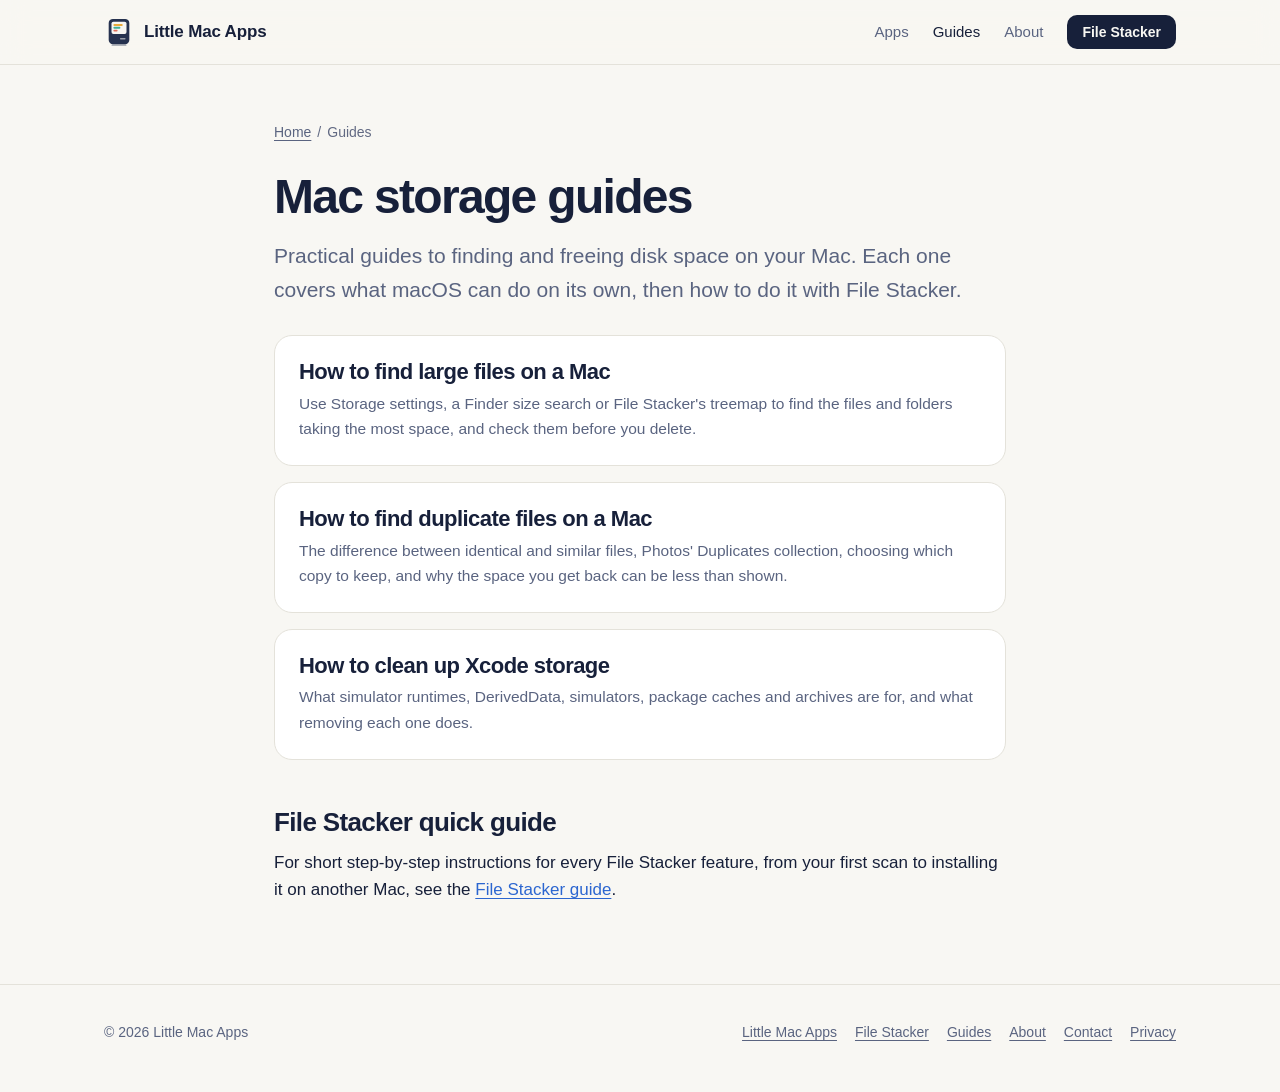
<file: guides/index.html>
<!doctype html>
<html lang="en">
<head>
<meta charset="utf-8">
<meta name="viewport" content="width=device-width, initial-scale=1">
<title>Mac Storage Guides — Little Mac Apps</title>
<meta name="description" content="Practical guides to freeing disk space on a Mac: find large files, find duplicate files and clean up Xcode storage, with built-in macOS options and File Stacker.">
<link rel="canonical" href="https://littlemacapps.com/guides/">
<meta property="og:type" content="website">
<meta property="og:url" content="https://littlemacapps.com/guides/">
<meta property="og:title" content="Mac Storage Guides">
<meta property="og:description" content="Practical guides to freeing disk space on a Mac: find large files, find duplicate files and clean up Xcode storage, with built-in macOS options and File Stacker.">
<meta property="og:site_name" content="Little Mac Apps">
<meta property="og:image" content="https://littlemacapps.com/assets/filestacker-512.png">
<link rel="icon" href="../assets/logo.svg" type="image/svg+xml">
<link rel="apple-touch-icon" href="../assets/filestacker-256.png">
<link rel="stylesheet" href="../assets/style.css?v=6">
<script type="application/ld+json">
{
  "@context": "https://schema.org",
  "@graph": [
    {
      "@type": "BreadcrumbList",
      "itemListElement": [
        {
          "@type": "ListItem",
          "position": 1,
          "name": "Home",
          "item": "https://littlemacapps.com/"
        },
        {
          "@type": "ListItem",
          "position": 2,
          "name": "Guides",
          "item": "https://littlemacapps.com/guides/"
        }
      ]
    }
  ]
}
</script>
</head>
<body>
<a class="skip" href="#main">Skip to content</a>
<header class="site-header"><div class="wrap">
  <a class="brand" href="../"><img src="../assets/logo.svg" alt="">Little Mac Apps</a>
  <nav class="nav" aria-label="Main">
    <a class="hide-sm" href="../#apps">Apps</a>
    <a href="../guides/" aria-current="page">Guides</a>
    <a class="hide-sm" href="../about/">About</a>
    <a class="btn btn-dark btn-sm" href="../filestacker/">File Stacker</a>
  </nav>
</div></header>

<main id="main" class="wrap page article">
  <nav class="crumbs" aria-label="Breadcrumb"><ol><li><a href="../">Home</a></li><li aria-current="page">Guides</li></ol></nav>
  <h1>Mac storage guides</h1>

  <p class="lead">Practical guides to finding and freeing disk space on your Mac. Each one covers what macOS can do on its own, then how to do it with File Stacker.</p>

  <div class="guide-list">
    <article class="card">
      <h2><a href="find-large-files-mac/">How to find large files on a Mac</a></h2>
      <p>Use Storage settings, a Finder size search or File Stacker's treemap to find the files and folders taking the most space, and check them before you delete.</p>
    </article>
    <article class="card">
      <h2><a href="find-duplicate-files-mac/">How to find duplicate files on a Mac</a></h2>
      <p>The difference between identical and similar files, Photos' Duplicates collection, choosing which copy to keep, and why the space you get back can be less than shown.</p>
    </article>
    <article class="card">
      <h2><a href="clean-xcode-storage/">How to clean up Xcode storage</a></h2>
      <p>What simulator runtimes, DerivedData, simulators, package caches and archives are for, and what removing each one does.</p>
    </article>
  </div>

  <h2 id="quick-guide">File Stacker quick guide</h2>
  <p>For short step-by-step instructions for every File Stacker feature, from your first scan to installing it on another Mac, see the <a href="../filestacker/#guide">File Stacker guide</a>.</p>

</main>

<footer class="site-footer"><div class="wrap">
  <span>© 2026 Little Mac Apps</span>
  <nav aria-label="Footer">
    <a href="../">Little Mac Apps</a>
    <a href="../filestacker/">File Stacker</a>
    <a href="../guides/">Guides</a>
    <a href="../about/">About</a>
    <a href="../contact/">Contact</a>
    <a href="../filestacker/privacy.html">Privacy</a>
  </nav>
</div></footer>
</body>
</html>
</file>
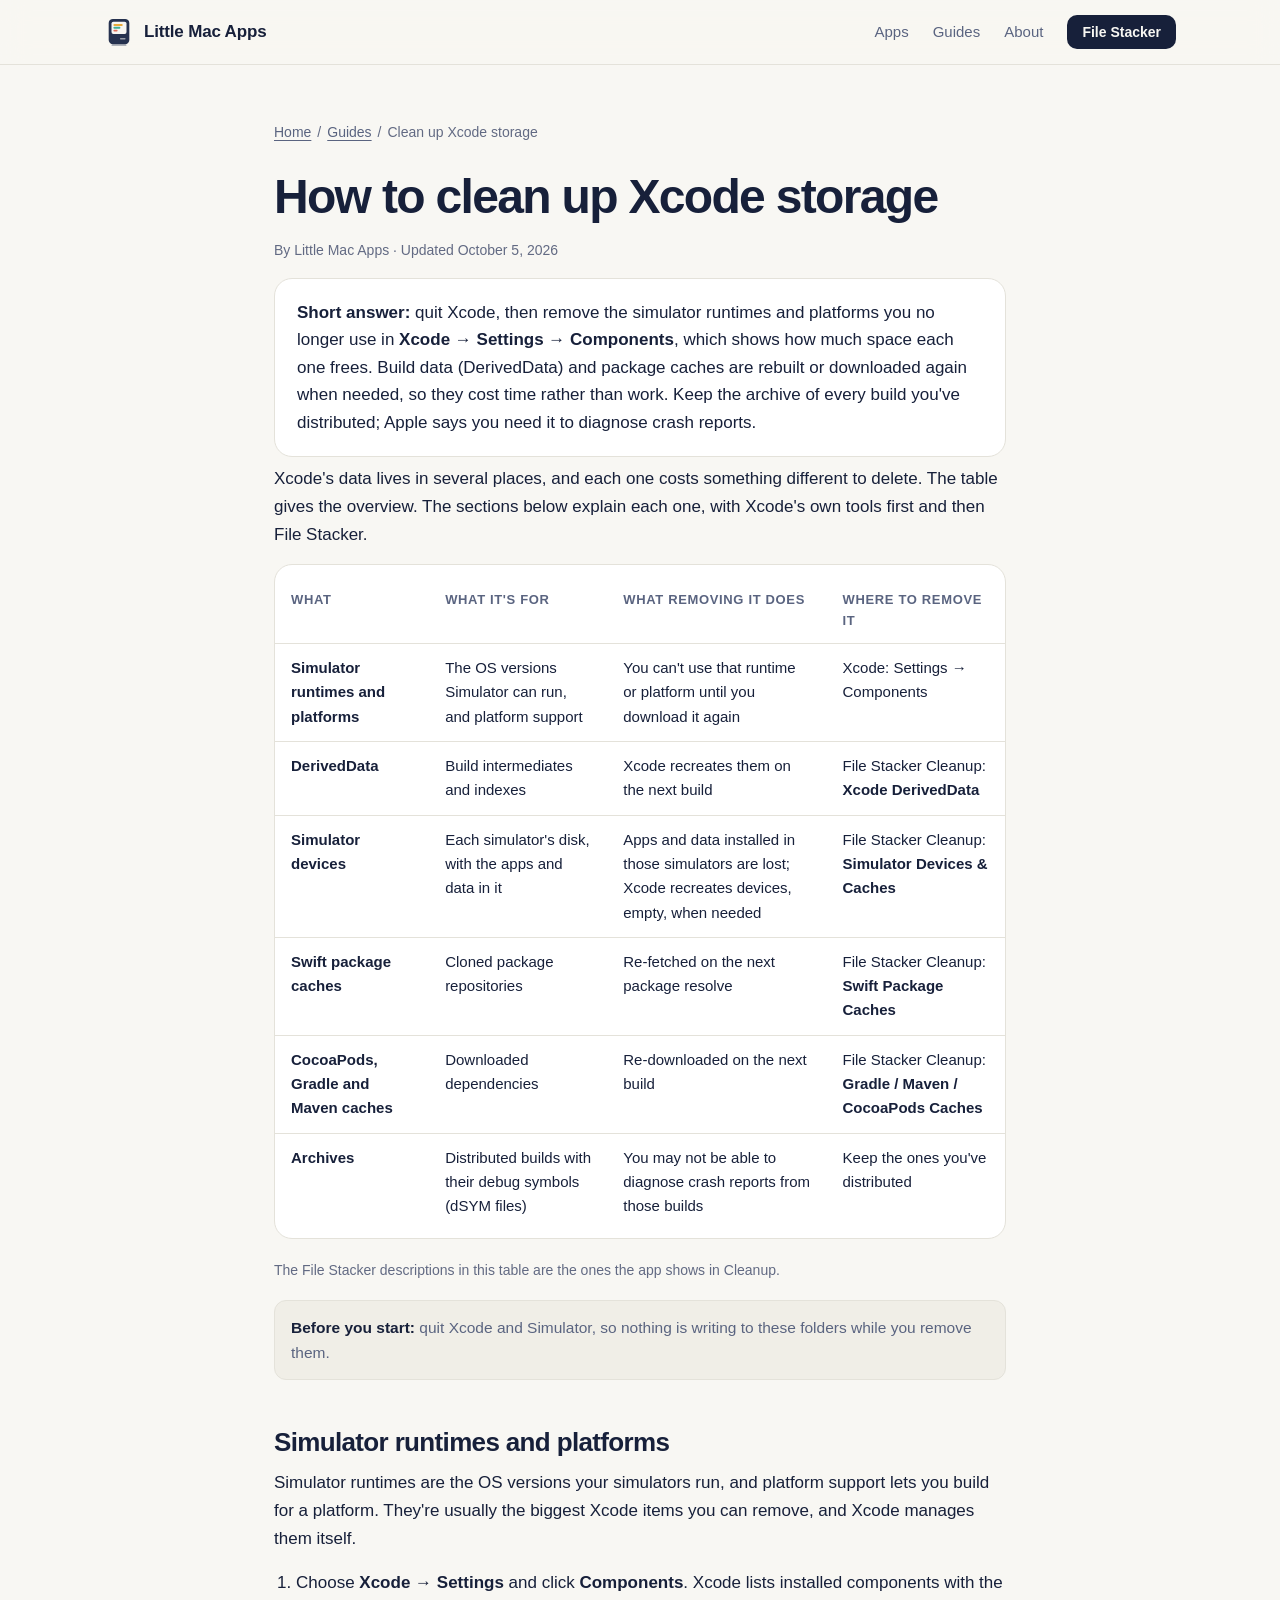
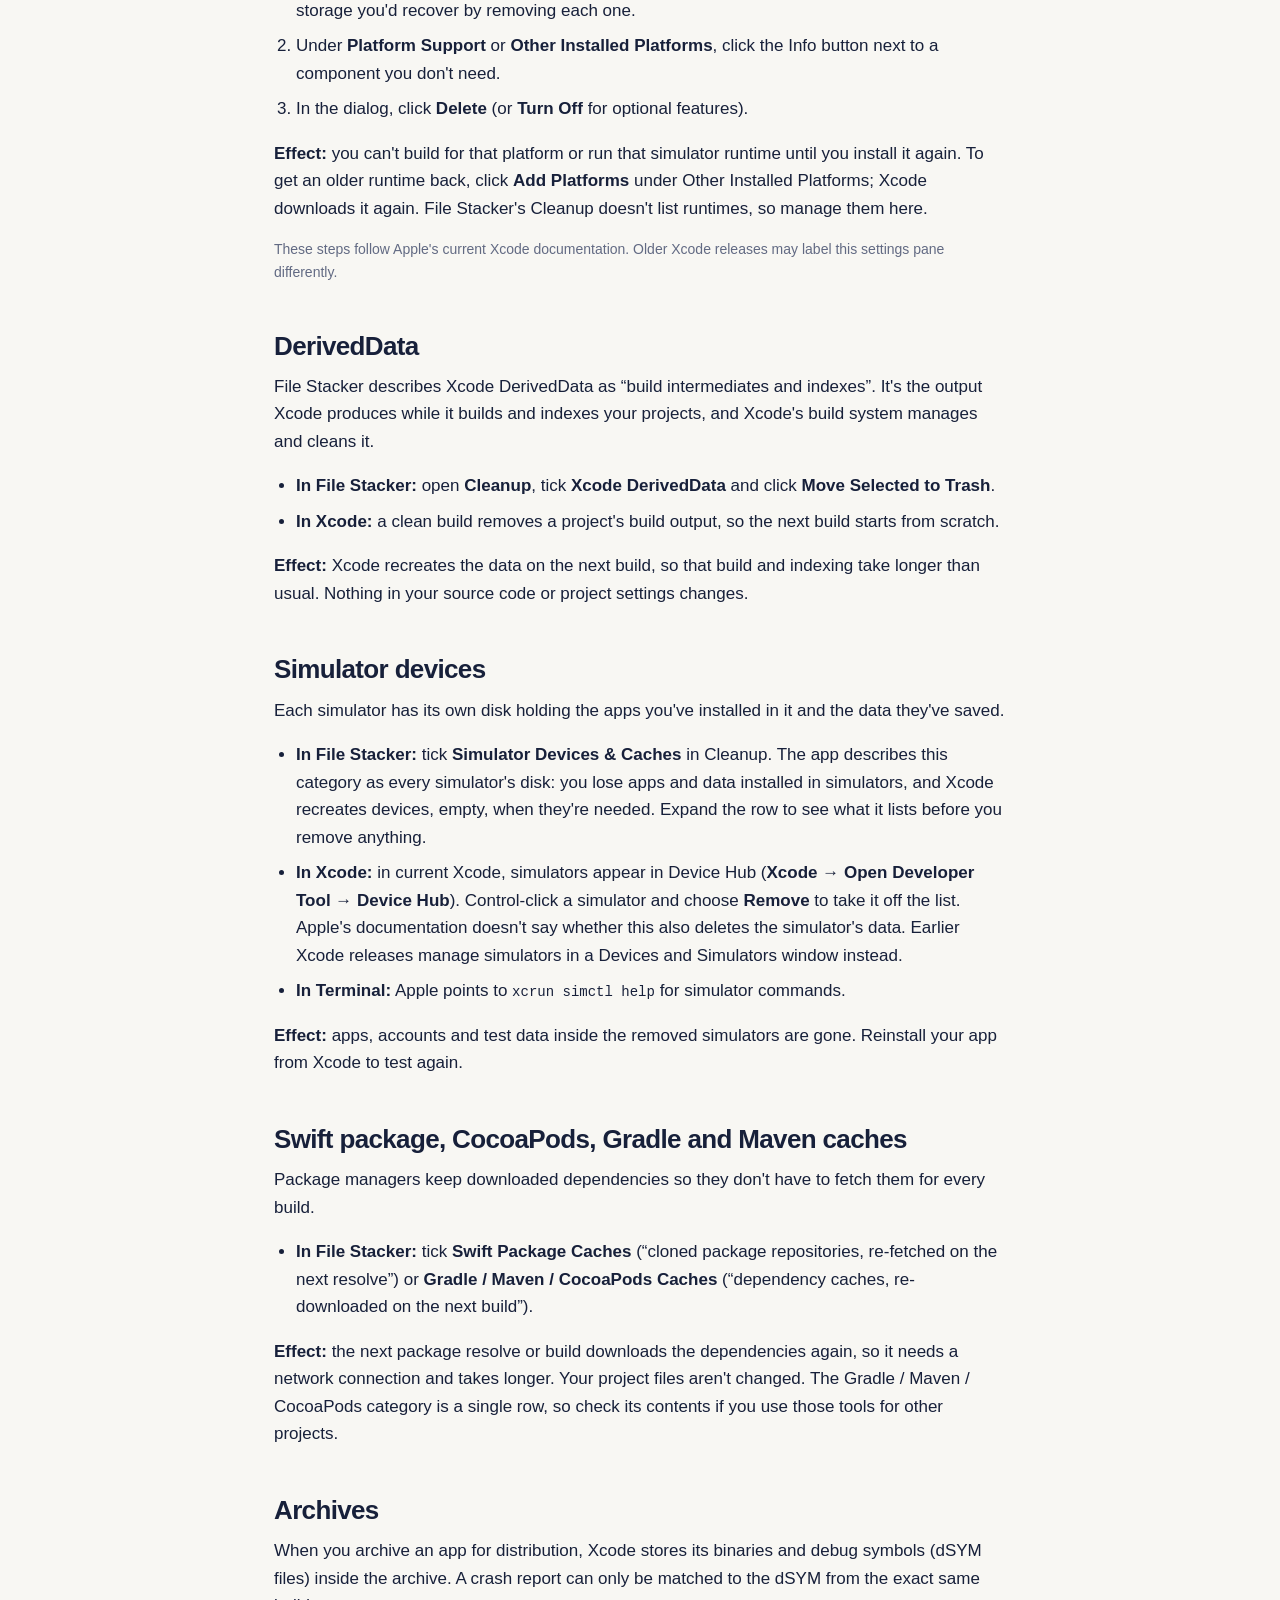
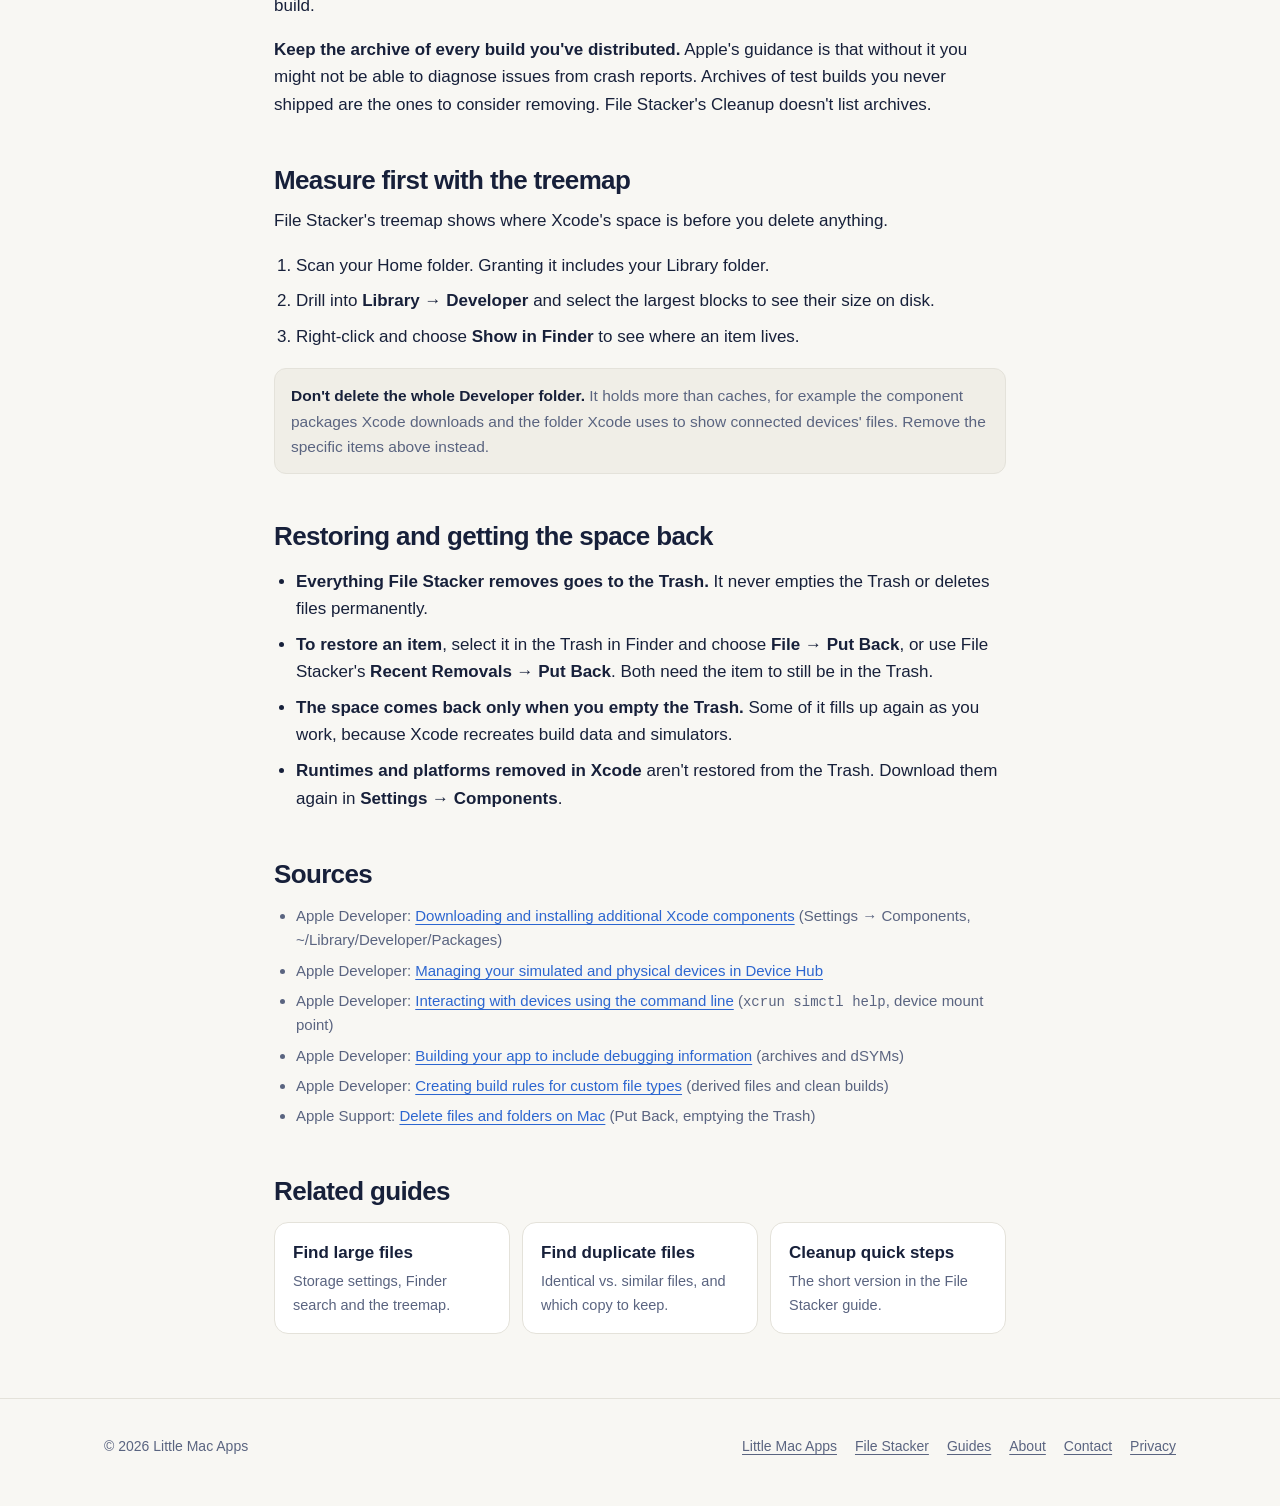
<file: guides/clean-xcode-storage/index.html>
<!doctype html>
<html lang="en">
<head>
<meta charset="utf-8">
<meta name="viewport" content="width=device-width, initial-scale=1">
<title>How to Clean Up Xcode Storage on a Mac — Little Mac Apps</title>
<meta name="description" content="What simulator runtimes, DerivedData, simulators, package caches and archives are for, what removing each one does, and how to clear them with Xcode or File Stacker.">
<link rel="canonical" href="https://littlemacapps.com/guides/clean-xcode-storage/">
<meta property="og:type" content="article">
<meta property="og:url" content="https://littlemacapps.com/guides/clean-xcode-storage/">
<meta property="og:title" content="How to clean up Xcode storage">
<meta property="og:description" content="What simulator runtimes, DerivedData, simulators, package caches and archives are for, what removing each one does, and how to clear them with Xcode or File Stacker.">
<meta property="og:site_name" content="Little Mac Apps">
<meta property="og:image" content="https://littlemacapps.com/assets/filestacker-512.png">
<link rel="icon" href="../../assets/logo.svg" type="image/svg+xml">
<link rel="apple-touch-icon" href="../../assets/filestacker-256.png">
<link rel="stylesheet" href="../../assets/style.css?v=6">
<script type="application/ld+json">
{
  "@context": "https://schema.org",
  "@graph": [
    {
      "@type": "BreadcrumbList",
      "itemListElement": [
        {
          "@type": "ListItem",
          "position": 1,
          "name": "Home",
          "item": "https://littlemacapps.com/"
        },
        {
          "@type": "ListItem",
          "position": 2,
          "name": "Guides",
          "item": "https://littlemacapps.com/guides/"
        },
        {
          "@type": "ListItem",
          "position": 3,
          "name": "Clean up Xcode storage",
          "item": "https://littlemacapps.com/guides/clean-xcode-storage/"
        }
      ]
    },
    {
      "@type": "TechArticle",
      "headline": "How to clean up Xcode storage",
      "description": "What simulator runtimes, DerivedData, simulators, package caches and archives are for, what removing each one does, and how to clear them with Xcode or File Stacker.",
      "url": "https://littlemacapps.com/guides/clean-xcode-storage/",
      "datePublished": "2026-10-05T00:00:00+05:30",
      "dateModified": "2026-10-05T00:00:00+05:30",
      "author": {
        "@type": "Organization",
        "@id": "https://littlemacapps.com/#organization",
        "name": "Little Mac Apps",
        "url": "https://littlemacapps.com/"
      },
      "publisher": {
        "@type": "Organization",
        "@id": "https://littlemacapps.com/#organization",
        "name": "Little Mac Apps",
        "url": "https://littlemacapps.com/"
      },
      "about": {
        "@id": "https://littlemacapps.com/filestacker/#app"
      }
    }
  ]
}
</script>
</head>
<body>
<a class="skip" href="#main">Skip to content</a>
<header class="site-header"><div class="wrap">
  <a class="brand" href="../../"><img src="../../assets/logo.svg" alt="">Little Mac Apps</a>
  <nav class="nav" aria-label="Main">
    <a class="hide-sm" href="../../#apps">Apps</a>
    <a href="../../guides/">Guides</a>
    <a class="hide-sm" href="../../about/">About</a>
    <a class="btn btn-dark btn-sm" href="../../filestacker/">File Stacker</a>
  </nav>
</div></header>

<main id="main" class="wrap page article">
  <nav class="crumbs" aria-label="Breadcrumb"><ol><li><a href="../../">Home</a></li><li><a href="../../guides/">Guides</a></li><li aria-current="page">Clean up Xcode storage</li></ol></nav>
  <h1>How to clean up Xcode storage</h1>
  <p class="meta">By Little Mac Apps · Updated <time datetime="2026-10-05">October 5, 2026</time></p>

  <div class="answer">
    <p><b>Short answer:</b> quit Xcode, then remove the simulator runtimes and platforms you no longer use in <span class="ui">Xcode → Settings → Components</span>, which shows how much space each one frees. Build data (DerivedData) and package caches are rebuilt or downloaded again when needed, so they cost time rather than work. Keep the archive of every build you've distributed; Apple says you need it to diagnose crash reports.</p>
  </div>

  <p>Xcode's data lives in several places, and each one costs something different to delete. The table gives the overview. The sections below explain each one, with Xcode's own tools first and then File Stacker.</p>

  <div class="table" tabindex="0" role="region" aria-label="Xcode data and what removing it does">
    <table>
      <thead><tr><th scope="col">What</th><th scope="col">What it's for</th><th scope="col">What removing it does</th><th scope="col">Where to remove it</th></tr></thead>
      <tbody>
        <tr><td><b>Simulator runtimes and platforms</b></td><td>The OS versions Simulator can run, and platform support</td><td>You can't use that runtime or platform until you download it again</td><td>Xcode: Settings → Components</td></tr>
        <tr><td><b>DerivedData</b></td><td>Build intermediates and indexes</td><td>Xcode recreates them on the next build</td><td>File Stacker Cleanup: <span class="ui">Xcode DerivedData</span></td></tr>
        <tr><td><b>Simulator devices</b></td><td>Each simulator's disk, with the apps and data in it</td><td>Apps and data installed in those simulators are lost; Xcode recreates devices, empty, when needed</td><td>File Stacker Cleanup: <span class="ui">Simulator Devices &amp; Caches</span></td></tr>
        <tr><td><b>Swift package caches</b></td><td>Cloned package repositories</td><td>Re-fetched on the next package resolve</td><td>File Stacker Cleanup: <span class="ui">Swift Package Caches</span></td></tr>
        <tr><td><b>CocoaPods, Gradle and Maven caches</b></td><td>Downloaded dependencies</td><td>Re-downloaded on the next build</td><td>File Stacker Cleanup: <span class="ui">Gradle / Maven / CocoaPods Caches</span></td></tr>
        <tr><td><b>Archives</b></td><td>Distributed builds with their debug symbols (dSYM files)</td><td>You may not be able to diagnose crash reports from those builds</td><td>Keep the ones you've distributed</td></tr>
      </tbody>
    </table>
  </div>
  <p class="meta">The File Stacker descriptions in this table are the ones the app shows in Cleanup.</p>

  <div class="callout"><p><b>Before you start:</b> quit Xcode and Simulator, so nothing is writing to these folders while you remove them.</p></div>

  <h2 id="runtimes">Simulator runtimes and platforms</h2>
  <p>Simulator runtimes are the OS versions your simulators run, and platform support lets you build for a platform. They're usually the biggest Xcode items you can remove, and Xcode manages them itself.</p>
  <ol>
    <li>Choose <span class="ui">Xcode → Settings</span> and click <span class="ui">Components</span>. Xcode lists installed components with the storage you'd recover by removing each one.</li>
    <li>Under <span class="ui">Platform Support</span> or <span class="ui">Other Installed Platforms</span>, click the Info button next to a component you don't need.</li>
    <li>In the dialog, click <span class="ui">Delete</span> (or <span class="ui">Turn Off</span> for optional features).</li>
  </ol>
  <p><b>Effect:</b> you can't build for that platform or run that simulator runtime until you install it again. To get an older runtime back, click <span class="ui">Add Platforms</span> under Other Installed Platforms; Xcode downloads it again. File Stacker's Cleanup doesn't list runtimes, so manage them here.</p>
  <p class="meta">These steps follow Apple's current Xcode documentation. Older Xcode releases may label this settings pane differently.</p>

  <h2 id="derived-data">DerivedData</h2>
  <p>File Stacker describes Xcode DerivedData as “build intermediates and indexes”. It's the output Xcode produces while it builds and indexes your projects, and Xcode's build system manages and cleans it.</p>
  <ul>
    <li><b>In File Stacker:</b> open <span class="ui">Cleanup</span>, tick <span class="ui">Xcode DerivedData</span> and click <span class="ui">Move Selected to Trash</span>.</li>
    <li><b>In Xcode:</b> a clean build removes a project's build output, so the next build starts from scratch.</li>
  </ul>
  <p><b>Effect:</b> Xcode recreates the data on the next build, so that build and indexing take longer than usual. Nothing in your source code or project settings changes.</p>

  <h2 id="simulators">Simulator devices</h2>
  <p>Each simulator has its own disk holding the apps you've installed in it and the data they've saved.</p>
  <ul>
    <li><b>In File Stacker:</b> tick <span class="ui">Simulator Devices &amp; Caches</span> in Cleanup. The app describes this category as every simulator's disk: you lose apps and data installed in simulators, and Xcode recreates devices, empty, when they're needed. Expand the row to see what it lists before you remove anything.</li>
    <li><b>In Xcode:</b> in current Xcode, simulators appear in Device Hub (<span class="ui">Xcode → Open Developer Tool → Device Hub</span>). Control-click a simulator and choose <span class="ui">Remove</span> to take it off the list. Apple's documentation doesn't say whether this also deletes the simulator's data. Earlier Xcode releases manage simulators in a Devices and Simulators window instead.</li>
    <li><b>In Terminal:</b> Apple points to <code>xcrun simctl help</code> for simulator commands.</li>
  </ul>
  <p><b>Effect:</b> apps, accounts and test data inside the removed simulators are gone. Reinstall your app from Xcode to test again.</p>

  <h2 id="packages">Swift package, CocoaPods, Gradle and Maven caches</h2>
  <p>Package managers keep downloaded dependencies so they don't have to fetch them for every build.</p>
  <ul>
    <li><b>In File Stacker:</b> tick <span class="ui">Swift Package Caches</span> (“cloned package repositories, re-fetched on the next resolve”) or <span class="ui">Gradle / Maven / CocoaPods Caches</span> (“dependency caches, re-downloaded on the next build”).</li>
  </ul>
  <p><b>Effect:</b> the next package resolve or build downloads the dependencies again, so it needs a network connection and takes longer. Your project files aren't changed. The Gradle / Maven / CocoaPods category is a single row, so check its contents if you use those tools for other projects.</p>

  <h2 id="archives">Archives</h2>
  <p>When you archive an app for distribution, Xcode stores its binaries and debug symbols (dSYM files) inside the archive. A crash report can only be matched to the dSYM from the exact same build.</p>
  <p><b>Keep the archive of every build you've distributed.</b> Apple's guidance is that without it you might not be able to diagnose issues from crash reports. Archives of test builds you never shipped are the ones to consider removing. File Stacker's Cleanup doesn't list archives.</p>

  <h2 id="free-workflow">Measure first with the treemap</h2>
  <p>File Stacker's treemap shows where Xcode's space is before you delete anything.</p>
  <ol>
    <li>Scan your Home folder. Granting it includes your Library folder.</li>
    <li>Drill into <span class="ui">Library → Developer</span> and select the largest blocks to see their size on disk.</li>
    <li>Right-click and choose <span class="ui">Show in Finder</span> to see where an item lives.</li>
  </ol>
  <div class="callout"><p><b>Don't delete the whole Developer folder.</b> It holds more than caches, for example the component packages Xcode downloads and the folder Xcode uses to show connected devices' files. Remove the specific items above instead.</p></div>

  <h2 id="restore">Restoring and getting the space back</h2>
  <ul>
    <li><b>Everything File Stacker removes goes to the Trash.</b> It never empties the Trash or deletes files permanently.</li>
    <li><b>To restore an item</b>, select it in the Trash in Finder and choose <span class="ui">File → Put Back</span>, or use File Stacker's <span class="ui">Recent Removals → Put Back</span>. Both need the item to still be in the Trash.</li>
    <li><b>The space comes back only when you empty the Trash.</b> Some of it fills up again as you work, because Xcode recreates build data and simulators.</li>
    <li><b>Runtimes and platforms removed in Xcode</b> aren't restored from the Trash. Download them again in <span class="ui">Settings → Components</span>.</li>
  </ul>

  <h2 id="sources">Sources</h2>
  <ul class="sources">
    <li>Apple Developer: <a href="https://developer.apple.com/documentation/xcode/downloading-and-installing-additional-xcode-components">Downloading and installing additional Xcode components</a> (Settings → Components, ~/Library/Developer/Packages)</li>
    <li>Apple Developer: <a href="https://developer.apple.com/documentation/xcode/managing-your-simulated-and-physical-devices-in-device-hub">Managing your simulated and physical devices in Device Hub</a></li>
    <li>Apple Developer: <a href="https://developer.apple.com/documentation/xcode/interacting-with-devices-using-the-command-line">Interacting with devices using the command line</a> (<code>xcrun simctl help</code>, device mount point)</li>
    <li>Apple Developer: <a href="https://developer.apple.com/documentation/xcode/building-your-app-to-include-debugging-information">Building your app to include debugging information</a> (archives and dSYMs)</li>
    <li>Apple Developer: <a href="https://developer.apple.com/documentation/xcode/creating-build-rules-for-custom-file-types">Creating build rules for custom file types</a> (derived files and clean builds)</li>
    <li>Apple Support: <a href="https://support.apple.com/guide/mac-help/delete-files-and-folders-on-mac-mchlp1093/mac">Delete files and folders on Mac</a> (Put Back, emptying the Trash)</li>
  </ul>

  <h2 id="related">Related guides</h2>
  <div class="related">
    <a href="../find-large-files-mac/">Find large files<span>Storage settings, Finder search and the treemap.</span></a>
    <a href="../find-duplicate-files-mac/">Find duplicate files<span>Identical vs. similar files, and which copy to keep.</span></a>
    <a href="../../filestacker/#cleanup">Cleanup quick steps<span>The short version in the File Stacker guide.</span></a>
  </div>

</main>

<footer class="site-footer"><div class="wrap">
  <span>© 2026 Little Mac Apps</span>
  <nav aria-label="Footer">
    <a href="../../">Little Mac Apps</a>
    <a href="../../filestacker/">File Stacker</a>
    <a href="../../guides/">Guides</a>
    <a href="../../about/">About</a>
    <a href="../../contact/">Contact</a>
    <a href="../../filestacker/privacy.html">Privacy</a>
  </nav>
</div></footer>
</body>
</html>
</file>
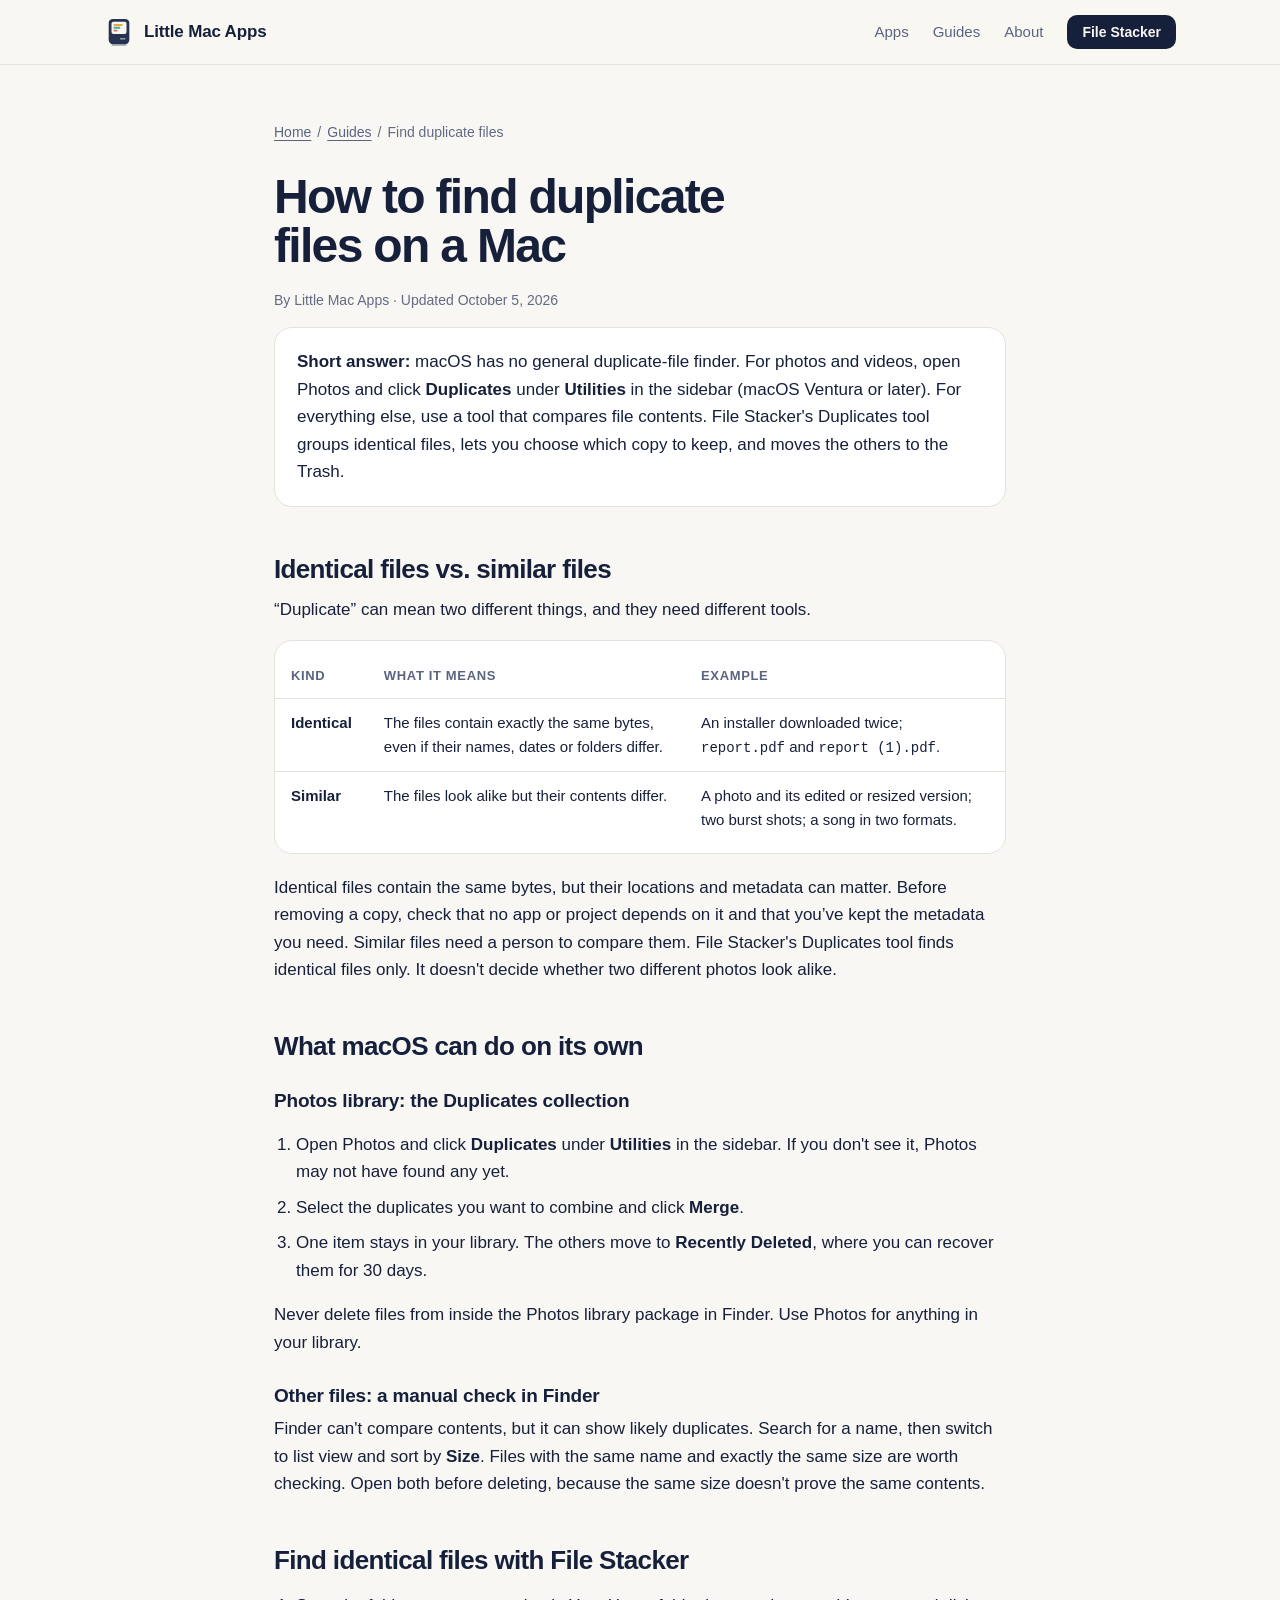
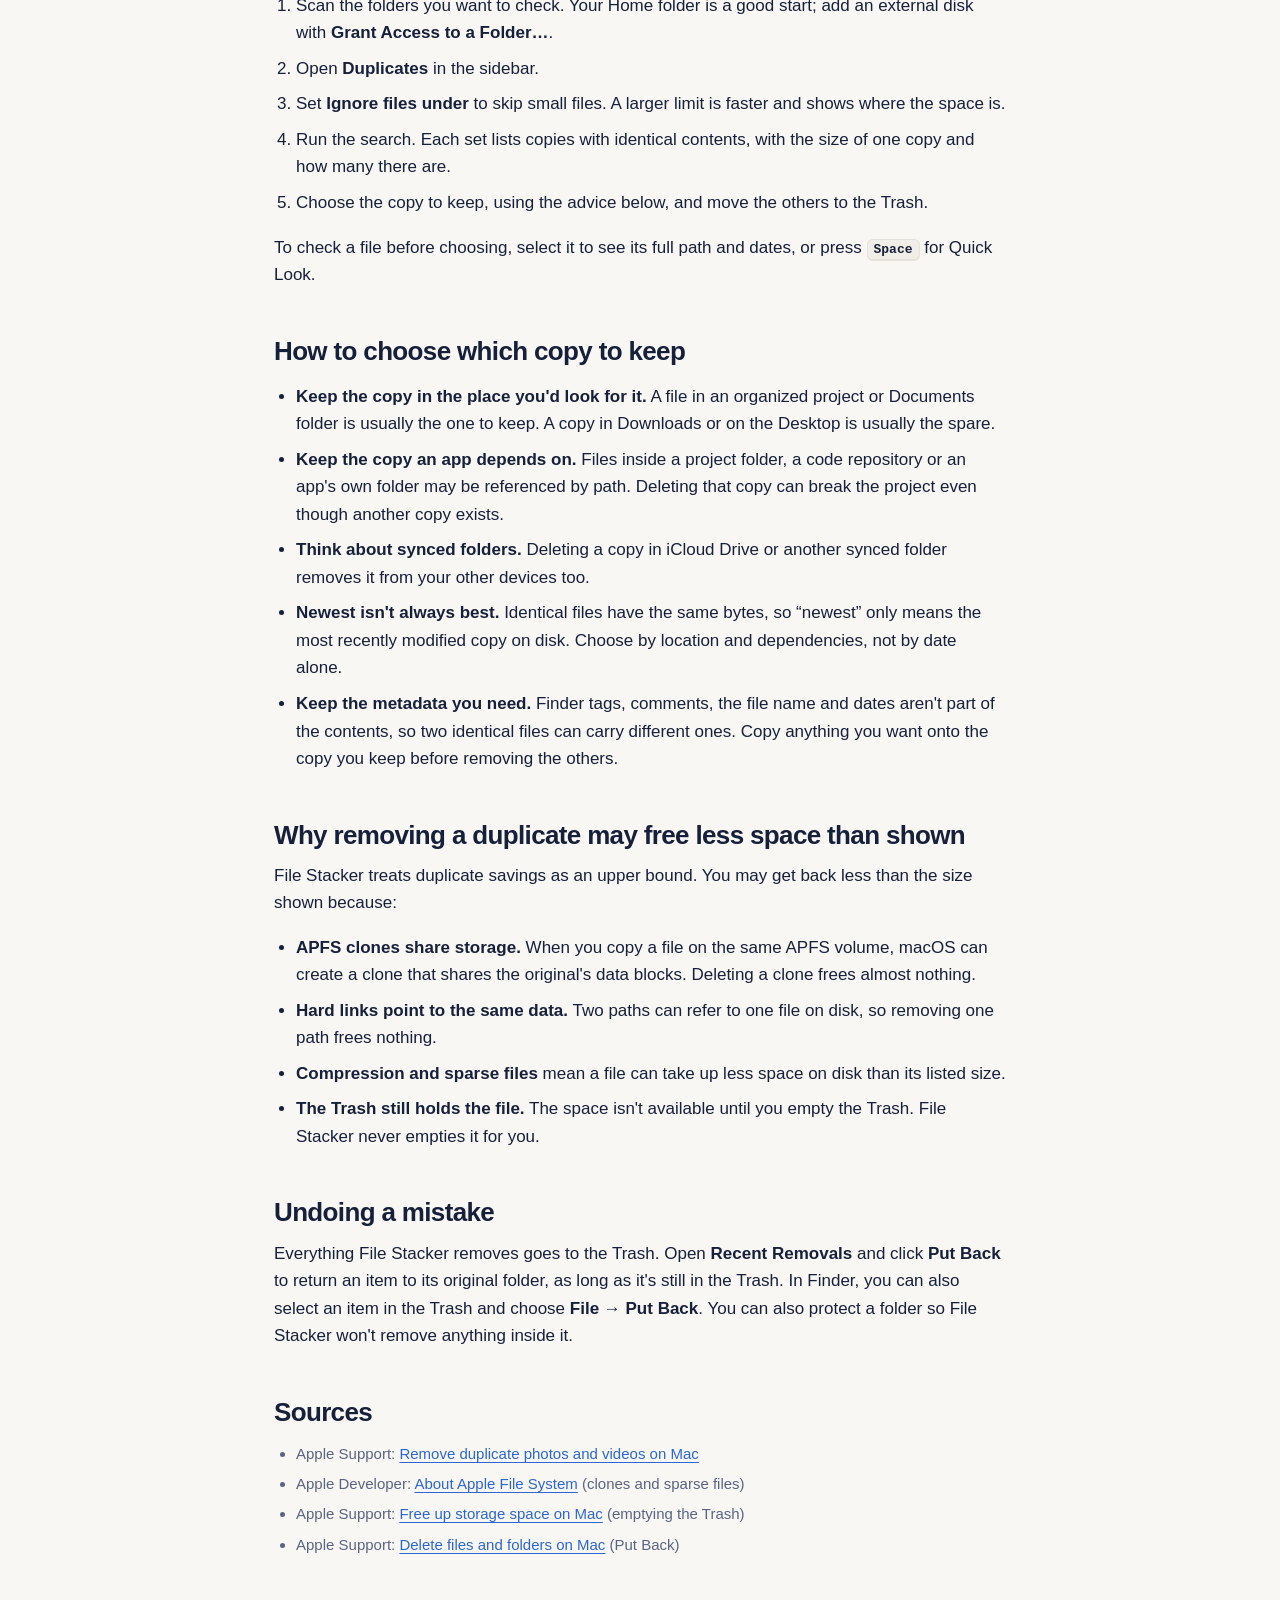
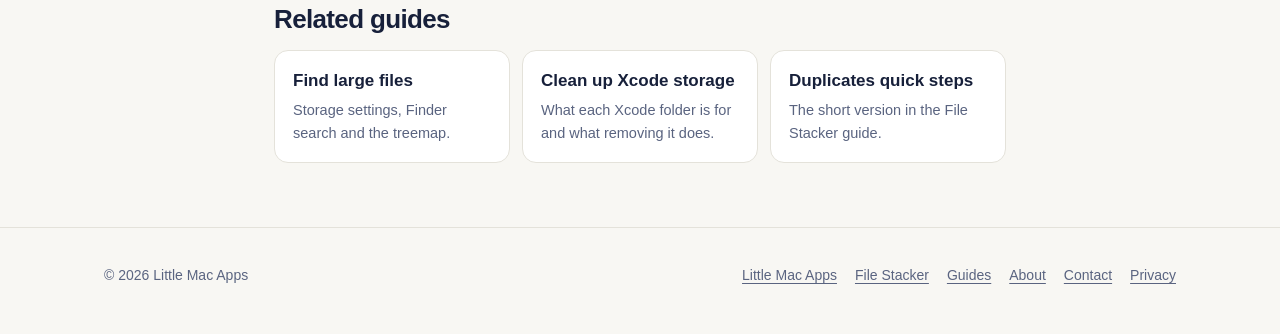
<file: guides/find-duplicate-files-mac/index.html>
<!doctype html>
<html lang="en">
<head>
<meta charset="utf-8">
<meta name="viewport" content="width=device-width, initial-scale=1">
<title>How to Find Duplicate Files on a Mac — Little Mac Apps</title>
<meta name="description" content="Find duplicate files on a Mac: identical vs. similar files, Photos' Duplicates collection, File Stacker's Duplicates tool, and how to choose which copy to keep.">
<link rel="canonical" href="https://littlemacapps.com/guides/find-duplicate-files-mac/">
<meta property="og:type" content="article">
<meta property="og:url" content="https://littlemacapps.com/guides/find-duplicate-files-mac/">
<meta property="og:title" content="How to find duplicate files on a Mac">
<meta property="og:description" content="Find duplicate files on a Mac: identical vs. similar files, Photos' Duplicates collection, File Stacker's Duplicates tool, and how to choose which copy to keep.">
<meta property="og:site_name" content="Little Mac Apps">
<meta property="og:image" content="https://littlemacapps.com/assets/filestacker-512.png">
<link rel="icon" href="../../assets/logo.svg" type="image/svg+xml">
<link rel="apple-touch-icon" href="../../assets/filestacker-256.png">
<link rel="stylesheet" href="../../assets/style.css?v=6">
<script type="application/ld+json">
{
  "@context": "https://schema.org",
  "@graph": [
    {
      "@type": "BreadcrumbList",
      "itemListElement": [
        {
          "@type": "ListItem",
          "position": 1,
          "name": "Home",
          "item": "https://littlemacapps.com/"
        },
        {
          "@type": "ListItem",
          "position": 2,
          "name": "Guides",
          "item": "https://littlemacapps.com/guides/"
        },
        {
          "@type": "ListItem",
          "position": 3,
          "name": "Find duplicate files",
          "item": "https://littlemacapps.com/guides/find-duplicate-files-mac/"
        }
      ]
    },
    {
      "@type": "TechArticle",
      "headline": "How to find duplicate files on a Mac",
      "description": "Find duplicate files on a Mac: identical vs. similar files, Photos' Duplicates collection, File Stacker's Duplicates tool, and how to choose which copy to keep.",
      "url": "https://littlemacapps.com/guides/find-duplicate-files-mac/",
      "datePublished": "2026-10-05T00:00:00+05:30",
      "dateModified": "2026-10-05T00:00:00+05:30",
      "author": {
        "@type": "Organization",
        "@id": "https://littlemacapps.com/#organization",
        "name": "Little Mac Apps",
        "url": "https://littlemacapps.com/"
      },
      "publisher": {
        "@type": "Organization",
        "@id": "https://littlemacapps.com/#organization",
        "name": "Little Mac Apps",
        "url": "https://littlemacapps.com/"
      },
      "about": {
        "@id": "https://littlemacapps.com/filestacker/#app"
      }
    }
  ]
}
</script>
</head>
<body>
<a class="skip" href="#main">Skip to content</a>
<header class="site-header"><div class="wrap">
  <a class="brand" href="../../"><img src="../../assets/logo.svg" alt="">Little Mac Apps</a>
  <nav class="nav" aria-label="Main">
    <a class="hide-sm" href="../../#apps">Apps</a>
    <a href="../../guides/">Guides</a>
    <a class="hide-sm" href="../../about/">About</a>
    <a class="btn btn-dark btn-sm" href="../../filestacker/">File Stacker</a>
  </nav>
</div></header>

<main id="main" class="wrap page article">
  <nav class="crumbs" aria-label="Breadcrumb"><ol><li><a href="../../">Home</a></li><li><a href="../../guides/">Guides</a></li><li aria-current="page">Find duplicate files</li></ol></nav>
  <h1>How to find duplicate files on a Mac</h1>
  <p class="meta">By Little Mac Apps · Updated <time datetime="2026-10-05">October 5, 2026</time></p>

  <div class="answer">
    <p><b>Short answer:</b> macOS has no general duplicate-file finder. For photos and videos, open Photos and click <span class="ui">Duplicates</span> under <span class="ui">Utilities</span> in the sidebar (macOS Ventura or later). For everything else, use a tool that compares file contents. File Stacker's Duplicates tool groups identical files, lets you choose which copy to keep, and moves the others to the Trash.</p>
  </div>

  <h2 id="identical-vs-similar">Identical files vs. similar files</h2>
  <p>“Duplicate” can mean two different things, and they need different tools.</p>
  <div class="table" tabindex="0" role="region" aria-label="Identical and similar files compared">
    <table>
      <thead><tr><th scope="col">Kind</th><th scope="col">What it means</th><th scope="col">Example</th></tr></thead>
      <tbody>
        <tr><td><b>Identical</b></td><td>The files contain exactly the same bytes, even if their names, dates or folders differ.</td><td>An installer downloaded twice; <code>report.pdf</code> and <code>report (1).pdf</code>.</td></tr>
        <tr><td><b>Similar</b></td><td>The files look alike but their contents differ.</td><td>A photo and its edited or resized version; two burst shots; a song in two formats.</td></tr>
      </tbody>
    </table>
  </div>
  <p>Identical files contain the same bytes, but their locations and metadata can matter. Before removing a copy, check that no app or project depends on it and that you’ve kept the metadata you need. Similar files need a person to compare them. File Stacker's Duplicates tool finds identical files only. It doesn't decide whether two different photos look alike.</p>

  <h2 id="built-in">What macOS can do on its own</h2>
  <h3 id="photos">Photos library: the Duplicates collection</h3>
  <ol>
    <li>Open Photos and click <span class="ui">Duplicates</span> under <span class="ui">Utilities</span> in the sidebar. If you don't see it, Photos may not have found any yet.</li>
    <li>Select the duplicates you want to combine and click <span class="ui">Merge</span>.</li>
    <li>One item stays in your library. The others move to <span class="ui">Recently Deleted</span>, where you can recover them for 30 days.</li>
  </ol>
  <p>Never delete files from inside the Photos library package in Finder. Use Photos for anything in your library.</p>

  <h3 id="finder">Other files: a manual check in Finder</h3>
  <p>Finder can't compare contents, but it can show likely duplicates. Search for a name, then switch to list view and sort by <span class="ui">Size</span>. Files with the same name and exactly the same size are worth checking. Open both before deleting, because the same size doesn't prove the same contents.</p>

  <h2 id="file-stacker">Find identical files with File Stacker</h2>
  <ol>
    <li>Scan the folders you want to check. Your Home folder is a good start; add an external disk with <span class="ui">Grant Access to a Folder…</span>.</li>
    <li>Open <span class="ui">Duplicates</span> in the sidebar.</li>
    <li>Set <span class="ui">Ignore files under</span> to skip small files. A larger limit is faster and shows where the space is.</li>
    <li>Run the search. Each set lists copies with identical contents, with the size of one copy and how many there are.</li>
    <li>Choose the copy to keep, using the advice below, and move the others to the Trash.</li>
  </ol>
  <p>To check a file before choosing, select it to see its full path and dates, or press <kbd>Space</kbd> for Quick Look.</p>

  <h2 id="which-copy">How to choose which copy to keep</h2>
  <ul>
    <li><b>Keep the copy in the place you'd look for it.</b> A file in an organized project or Documents folder is usually the one to keep. A copy in Downloads or on the Desktop is usually the spare.</li>
    <li><b>Keep the copy an app depends on.</b> Files inside a project folder, a code repository or an app's own folder may be referenced by path. Deleting that copy can break the project even though another copy exists.</li>
    <li><b>Think about synced folders.</b> Deleting a copy in iCloud Drive or another synced folder removes it from your other devices too.</li>
    <li><b>Newest isn't always best.</b> Identical files have the same bytes, so “newest” only means the most recently modified copy on disk. Choose by location and dependencies, not by date alone.</li>
    <li><b>Keep the metadata you need.</b> Finder tags, comments, the file name and dates aren't part of the contents, so two identical files can carry different ones. Copy anything you want onto the copy you keep before removing the others.</li>
  </ul>

  <h2 id="space">Why removing a duplicate may free less space than shown</h2>
  <p>File Stacker treats duplicate savings as an upper bound. You may get back less than the size shown because:</p>
  <ul>
    <li><b>APFS clones share storage.</b> When you copy a file on the same APFS volume, macOS can create a clone that shares the original's data blocks. Deleting a clone frees almost nothing.</li>
    <li><b>Hard links point to the same data.</b> Two paths can refer to one file on disk, so removing one path frees nothing.</li>
    <li><b>Compression and sparse files</b> mean a file can take up less space on disk than its listed size.</li>
    <li><b>The Trash still holds the file.</b> The space isn't available until you empty the Trash. File Stacker never empties it for you.</li>
  </ul>

  <h2 id="undo">Undoing a mistake</h2>
  <p>Everything File Stacker removes goes to the Trash. Open <span class="ui">Recent Removals</span> and click <span class="ui">Put Back</span> to return an item to its original folder, as long as it's still in the Trash. In Finder, you can also select an item in the Trash and choose <span class="ui">File → Put Back</span>. You can also protect a folder so File Stacker won't remove anything inside it.</p>

  <h2 id="sources">Sources</h2>
  <ul class="sources">
    <li>Apple Support: <a href="https://support.apple.com/guide/photos/pht5a3157c1d/mac">Remove duplicate photos and videos on Mac</a></li>
    <li>Apple Developer: <a href="https://developer.apple.com/documentation/foundation/about-apple-file-system">About Apple File System</a> (clones and sparse files)</li>
    <li>Apple Support: <a href="https://support.apple.com/en-us/102624">Free up storage space on Mac</a> (emptying the Trash)</li>
    <li>Apple Support: <a href="https://support.apple.com/guide/mac-help/delete-files-and-folders-on-mac-mchlp1093/mac">Delete files and folders on Mac</a> (Put Back)</li>
  </ul>

  <h2 id="related">Related guides</h2>
  <div class="related">
    <a href="../find-large-files-mac/">Find large files<span>Storage settings, Finder search and the treemap.</span></a>
    <a href="../clean-xcode-storage/">Clean up Xcode storage<span>What each Xcode folder is for and what removing it does.</span></a>
    <a href="../../filestacker/#duplicates">Duplicates quick steps<span>The short version in the File Stacker guide.</span></a>
  </div>

</main>

<footer class="site-footer"><div class="wrap">
  <span>© 2026 Little Mac Apps</span>
  <nav aria-label="Footer">
    <a href="../../">Little Mac Apps</a>
    <a href="../../filestacker/">File Stacker</a>
    <a href="../../guides/">Guides</a>
    <a href="../../about/">About</a>
    <a href="../../contact/">Contact</a>
    <a href="../../filestacker/privacy.html">Privacy</a>
  </nav>
</div></footer>
</body>
</html>
</file>
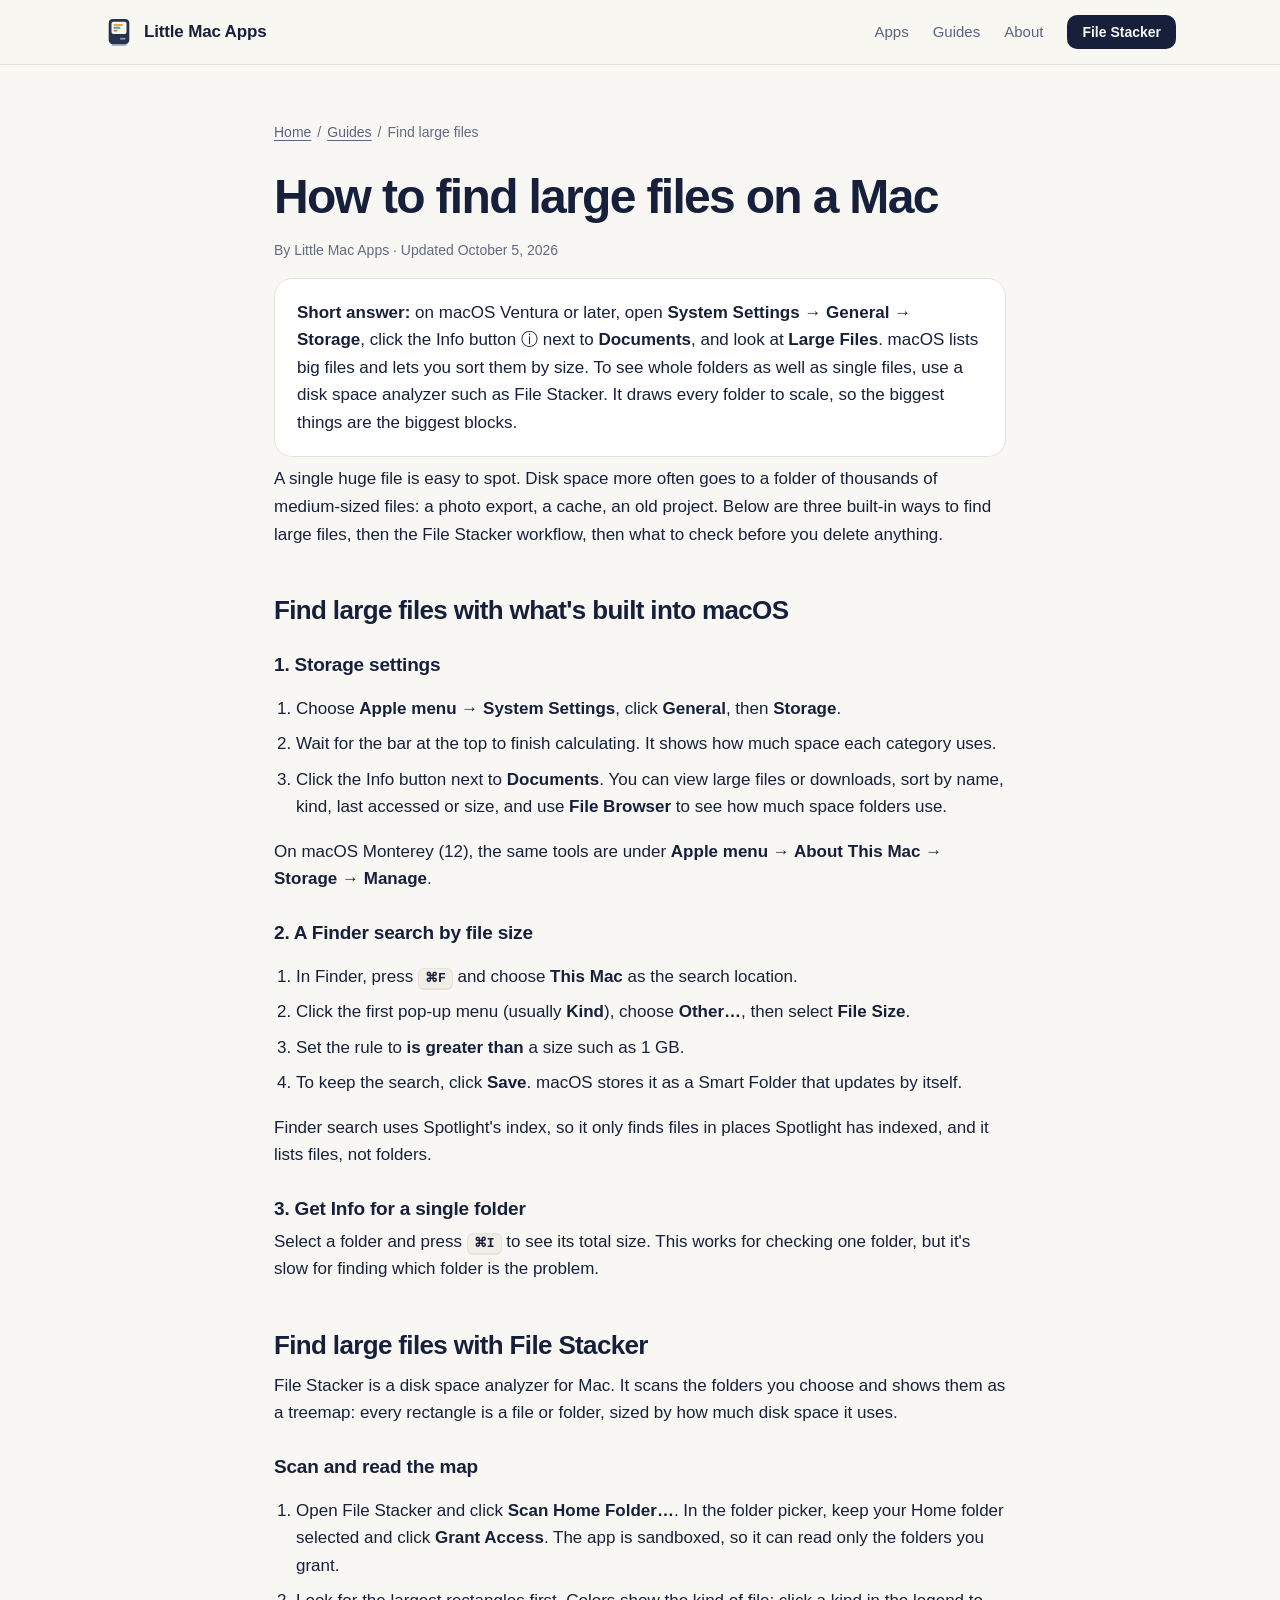
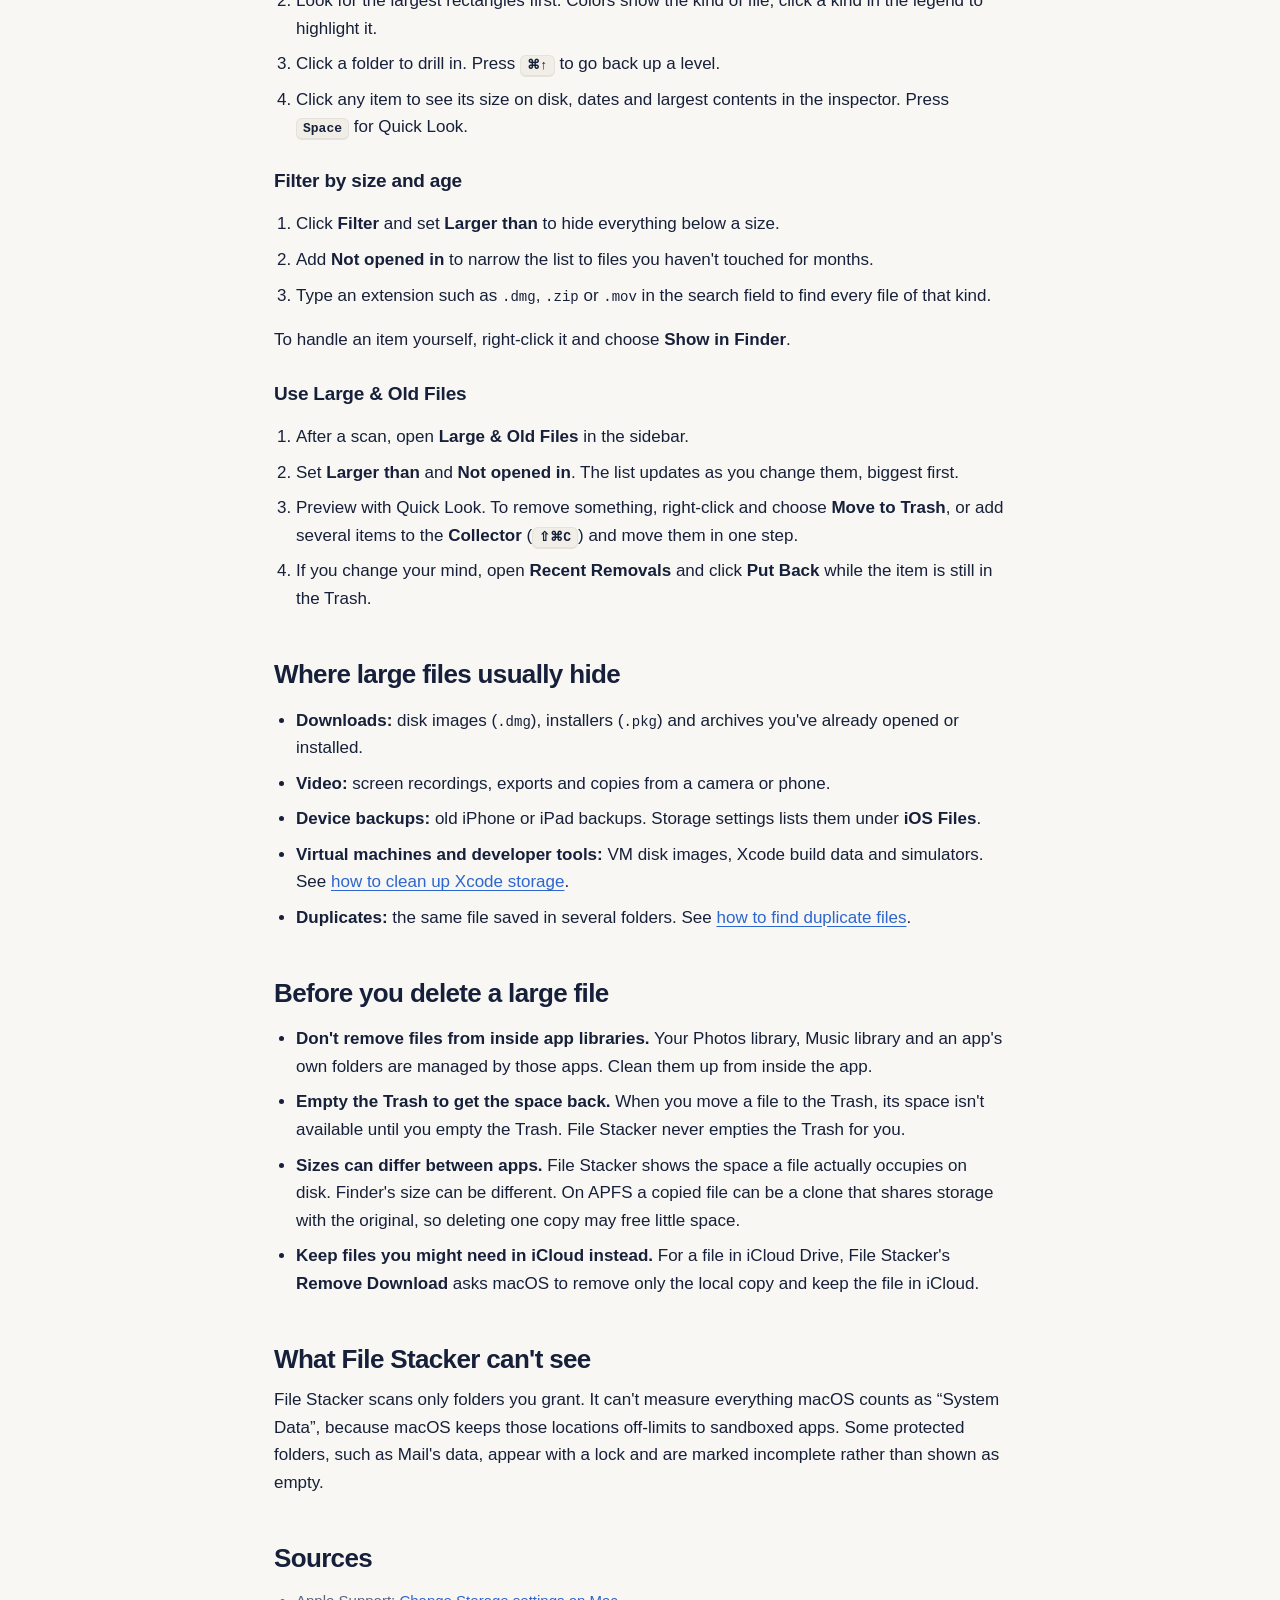
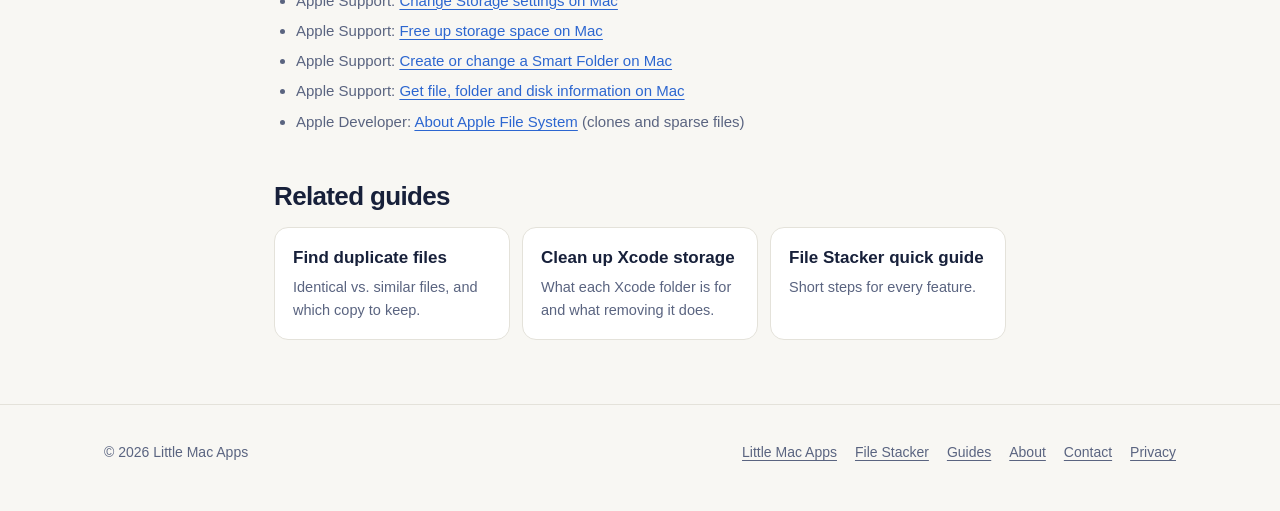
<file: guides/find-large-files-mac/index.html>
<!doctype html>
<html lang="en">
<head>
<meta charset="utf-8">
<meta name="viewport" content="width=device-width, initial-scale=1">
<title>How to Find Large Files on a Mac — Little Mac Apps</title>
<meta name="description" content="Find the files and folders using the most space on your Mac with Storage settings, a Finder size search, or File Stacker's treemap. Plus what to check before you delete.">
<link rel="canonical" href="https://littlemacapps.com/guides/find-large-files-mac/">
<meta property="og:type" content="article">
<meta property="og:url" content="https://littlemacapps.com/guides/find-large-files-mac/">
<meta property="og:title" content="How to find large files on a Mac">
<meta property="og:description" content="Find the files and folders using the most space on your Mac with Storage settings, a Finder size search, or File Stacker's treemap. Plus what to check before you delete.">
<meta property="og:site_name" content="Little Mac Apps">
<meta property="og:image" content="https://littlemacapps.com/assets/filestacker-512.png">
<link rel="icon" href="../../assets/logo.svg" type="image/svg+xml">
<link rel="apple-touch-icon" href="../../assets/filestacker-256.png">
<link rel="stylesheet" href="../../assets/style.css?v=6">
<script type="application/ld+json">
{
  "@context": "https://schema.org",
  "@graph": [
    {
      "@type": "BreadcrumbList",
      "itemListElement": [
        {
          "@type": "ListItem",
          "position": 1,
          "name": "Home",
          "item": "https://littlemacapps.com/"
        },
        {
          "@type": "ListItem",
          "position": 2,
          "name": "Guides",
          "item": "https://littlemacapps.com/guides/"
        },
        {
          "@type": "ListItem",
          "position": 3,
          "name": "Find large files",
          "item": "https://littlemacapps.com/guides/find-large-files-mac/"
        }
      ]
    },
    {
      "@type": "TechArticle",
      "headline": "How to find large files on a Mac",
      "description": "Find the files and folders using the most space on your Mac with Storage settings, a Finder size search, or File Stacker's treemap. Plus what to check before you delete.",
      "url": "https://littlemacapps.com/guides/find-large-files-mac/",
      "datePublished": "2026-10-05T00:00:00+05:30",
      "dateModified": "2026-10-05T00:00:00+05:30",
      "author": {
        "@type": "Organization",
        "@id": "https://littlemacapps.com/#organization",
        "name": "Little Mac Apps",
        "url": "https://littlemacapps.com/"
      },
      "publisher": {
        "@type": "Organization",
        "@id": "https://littlemacapps.com/#organization",
        "name": "Little Mac Apps",
        "url": "https://littlemacapps.com/"
      },
      "about": {
        "@id": "https://littlemacapps.com/filestacker/#app"
      }
    }
  ]
}
</script>
</head>
<body>
<a class="skip" href="#main">Skip to content</a>
<header class="site-header"><div class="wrap">
  <a class="brand" href="../../"><img src="../../assets/logo.svg" alt="">Little Mac Apps</a>
  <nav class="nav" aria-label="Main">
    <a class="hide-sm" href="../../#apps">Apps</a>
    <a href="../../guides/">Guides</a>
    <a class="hide-sm" href="../../about/">About</a>
    <a class="btn btn-dark btn-sm" href="../../filestacker/">File Stacker</a>
  </nav>
</div></header>

<main id="main" class="wrap page article">
  <nav class="crumbs" aria-label="Breadcrumb"><ol><li><a href="../../">Home</a></li><li><a href="../../guides/">Guides</a></li><li aria-current="page">Find large files</li></ol></nav>
  <h1>How to find large files on a Mac</h1>
  <p class="meta">By Little Mac Apps · Updated <time datetime="2026-10-05">October 5, 2026</time></p>

  <div class="answer">
    <p><b>Short answer:</b> on macOS Ventura or later, open <span class="ui">System Settings → General → Storage</span>, click the Info button <span aria-hidden="true">ⓘ</span> next to <span class="ui">Documents</span>, and look at <span class="ui">Large Files</span>. macOS lists big files and lets you sort them by size. To see whole folders as well as single files, use a disk space analyzer such as File Stacker. It draws every folder to scale, so the biggest things are the biggest blocks.</p>
  </div>

  <p>A single huge file is easy to spot. Disk space more often goes to a folder of thousands of medium-sized files: a photo export, a cache, an old project. Below are three built-in ways to find large files, then the File Stacker workflow, then what to check before you delete anything.</p>

  <h2 id="built-in">Find large files with what's built into macOS</h2>

  <h3 id="storage-settings">1. Storage settings</h3>
  <ol>
    <li>Choose <span class="ui">Apple menu → System Settings</span>, click <span class="ui">General</span>, then <span class="ui">Storage</span>.</li>
    <li>Wait for the bar at the top to finish calculating. It shows how much space each category uses.</li>
    <li>Click the Info button next to <span class="ui">Documents</span>. You can view large files or downloads, sort by name, kind, last accessed or size, and use <span class="ui">File Browser</span> to see how much space folders use.</li>
  </ol>
  <p>On macOS Monterey (12), the same tools are under <span class="ui">Apple menu → About This Mac → Storage → Manage</span>.</p>

  <h3 id="finder-search">2. A Finder search by file size</h3>
  <ol>
    <li>In Finder, press <kbd>⌘F</kbd> and choose <span class="ui">This Mac</span> as the search location.</li>
    <li>Click the first pop-up menu (usually <span class="ui">Kind</span>), choose <span class="ui">Other…</span>, then select <span class="ui">File Size</span>.</li>
    <li>Set the rule to <span class="ui">is greater than</span> a size such as 1 GB.</li>
    <li>To keep the search, click <span class="ui">Save</span>. macOS stores it as a Smart Folder that updates by itself.</li>
  </ol>
  <p>Finder search uses Spotlight's index, so it only finds files in places Spotlight has indexed, and it lists files, not folders.</p>

  <h3 id="get-info">3. Get Info for a single folder</h3>
  <p>Select a folder and press <kbd>⌘I</kbd> to see its total size. This works for checking one folder, but it's slow for finding which folder is the problem.</p>

  <h2 id="file-stacker">Find large files with File Stacker</h2>
  <p>File Stacker is a disk space analyzer for Mac. It scans the folders you choose and shows them as a treemap: every rectangle is a file or folder, sized by how much disk space it uses.</p>

  <h3 id="scan">Scan and read the map</h3>
  <ol>
    <li>Open File Stacker and click <span class="ui">Scan Home Folder…</span>. In the folder picker, keep your Home folder selected and click <span class="ui">Grant Access</span>. The app is sandboxed, so it can read only the folders you grant.</li>
    <li>Look for the largest rectangles first. Colors show the kind of file; click a kind in the legend to highlight it.</li>
    <li>Click a folder to drill in. Press <kbd>⌘↑</kbd> to go back up a level.</li>
    <li>Click any item to see its size on disk, dates and largest contents in the inspector. Press <kbd>Space</kbd> for Quick Look.</li>
  </ol>

  <h3 id="filter">Filter by size and age</h3>
  <ol>
    <li>Click <span class="ui">Filter</span> and set <span class="ui">Larger than</span> to hide everything below a size.</li>
    <li>Add <span class="ui">Not opened in</span> to narrow the list to files you haven't touched for months.</li>
    <li>Type an extension such as <code>.dmg</code>, <code>.zip</code> or <code>.mov</code> in the search field to find every file of that kind.</li>
  </ol>
  <p>To handle an item yourself, right-click it and choose <span class="ui">Show in Finder</span>.</p>

  <h3 id="large-old-tool">Use Large &amp; Old Files</h3>
  <ol>
    <li>After a scan, open <span class="ui">Large &amp; Old Files</span> in the sidebar.</li>
    <li>Set <span class="ui">Larger than</span> and <span class="ui">Not opened in</span>. The list updates as you change them, biggest first.</li>
    <li>Preview with Quick Look. To remove something, right-click and choose <span class="ui">Move to Trash</span>, or add several items to the <span class="ui">Collector</span> (<kbd>⇧⌘C</kbd>) and move them in one step.</li>
    <li>If you change your mind, open <span class="ui">Recent Removals</span> and click <span class="ui">Put Back</span> while the item is still in the Trash.</li>
  </ol>

  <h2 id="what-to-look-for">Where large files usually hide</h2>
  <ul>
    <li><b>Downloads:</b> disk images (<code>.dmg</code>), installers (<code>.pkg</code>) and archives you've already opened or installed.</li>
    <li><b>Video:</b> screen recordings, exports and copies from a camera or phone.</li>
    <li><b>Device backups:</b> old iPhone or iPad backups. Storage settings lists them under <span class="ui">iOS Files</span>.</li>
    <li><b>Virtual machines and developer tools:</b> VM disk images, Xcode build data and simulators. See <a href="../clean-xcode-storage/">how to clean up Xcode storage</a>.</li>
    <li><b>Duplicates:</b> the same file saved in several folders. See <a href="../find-duplicate-files-mac/">how to find duplicate files</a>.</li>
  </ul>

  <h2 id="before-you-delete">Before you delete a large file</h2>
  <ul>
    <li><b>Don't remove files from inside app libraries.</b> Your Photos library, Music library and an app's own folders are managed by those apps. Clean them up from inside the app.</li>
    <li><b>Empty the Trash to get the space back.</b> When you move a file to the Trash, its space isn't available until you empty the Trash. File Stacker never empties the Trash for you.</li>
    <li><b>Sizes can differ between apps.</b> File Stacker shows the space a file actually occupies on disk. Finder's size can be different. On APFS a copied file can be a clone that shares storage with the original, so deleting one copy may free little space.</li>
    <li><b>Keep files you might need in iCloud instead.</b> For a file in iCloud Drive, File Stacker's <span class="ui">Remove Download</span> asks macOS to remove only the local copy and keep the file in iCloud.</li>
  </ul>

  <h2 id="limits">What File Stacker can't see</h2>
  <p>File Stacker scans only folders you grant. It can't measure everything macOS counts as “System Data”, because macOS keeps those locations off-limits to sandboxed apps. Some protected folders, such as Mail's data, appear with a lock and are marked incomplete rather than shown as empty.</p>

  <h2 id="sources">Sources</h2>
  <ul class="sources">
    <li>Apple Support: <a href="https://support.apple.com/guide/mac-help/change-storage-settings-mchl3d437fbc/mac">Change Storage settings on Mac</a></li>
    <li>Apple Support: <a href="https://support.apple.com/en-us/102624">Free up storage space on Mac</a></li>
    <li>Apple Support: <a href="https://support.apple.com/guide/mac-help/create-or-change-a-smart-folder-on-mac-mchlp2804/mac">Create or change a Smart Folder on Mac</a></li>
    <li>Apple Support: <a href="https://support.apple.com/guide/mac-help/get-file-folder-and-disk-information-on-mac-mchlp1774/mac">Get file, folder and disk information on Mac</a></li>
    <li>Apple Developer: <a href="https://developer.apple.com/documentation/foundation/about-apple-file-system">About Apple File System</a> (clones and sparse files)</li>
  </ul>

  <h2 id="related">Related guides</h2>
  <div class="related">
    <a href="../find-duplicate-files-mac/">Find duplicate files<span>Identical vs. similar files, and which copy to keep.</span></a>
    <a href="../clean-xcode-storage/">Clean up Xcode storage<span>What each Xcode folder is for and what removing it does.</span></a>
    <a href="../../filestacker/#guide">File Stacker quick guide<span>Short steps for every feature.</span></a>
  </div>

</main>

<footer class="site-footer"><div class="wrap">
  <span>© 2026 Little Mac Apps</span>
  <nav aria-label="Footer">
    <a href="../../">Little Mac Apps</a>
    <a href="../../filestacker/">File Stacker</a>
    <a href="../../guides/">Guides</a>
    <a href="../../about/">About</a>
    <a href="../../contact/">Contact</a>
    <a href="../../filestacker/privacy.html">Privacy</a>
  </nav>
</div></footer>
</body>
</html>
</file>
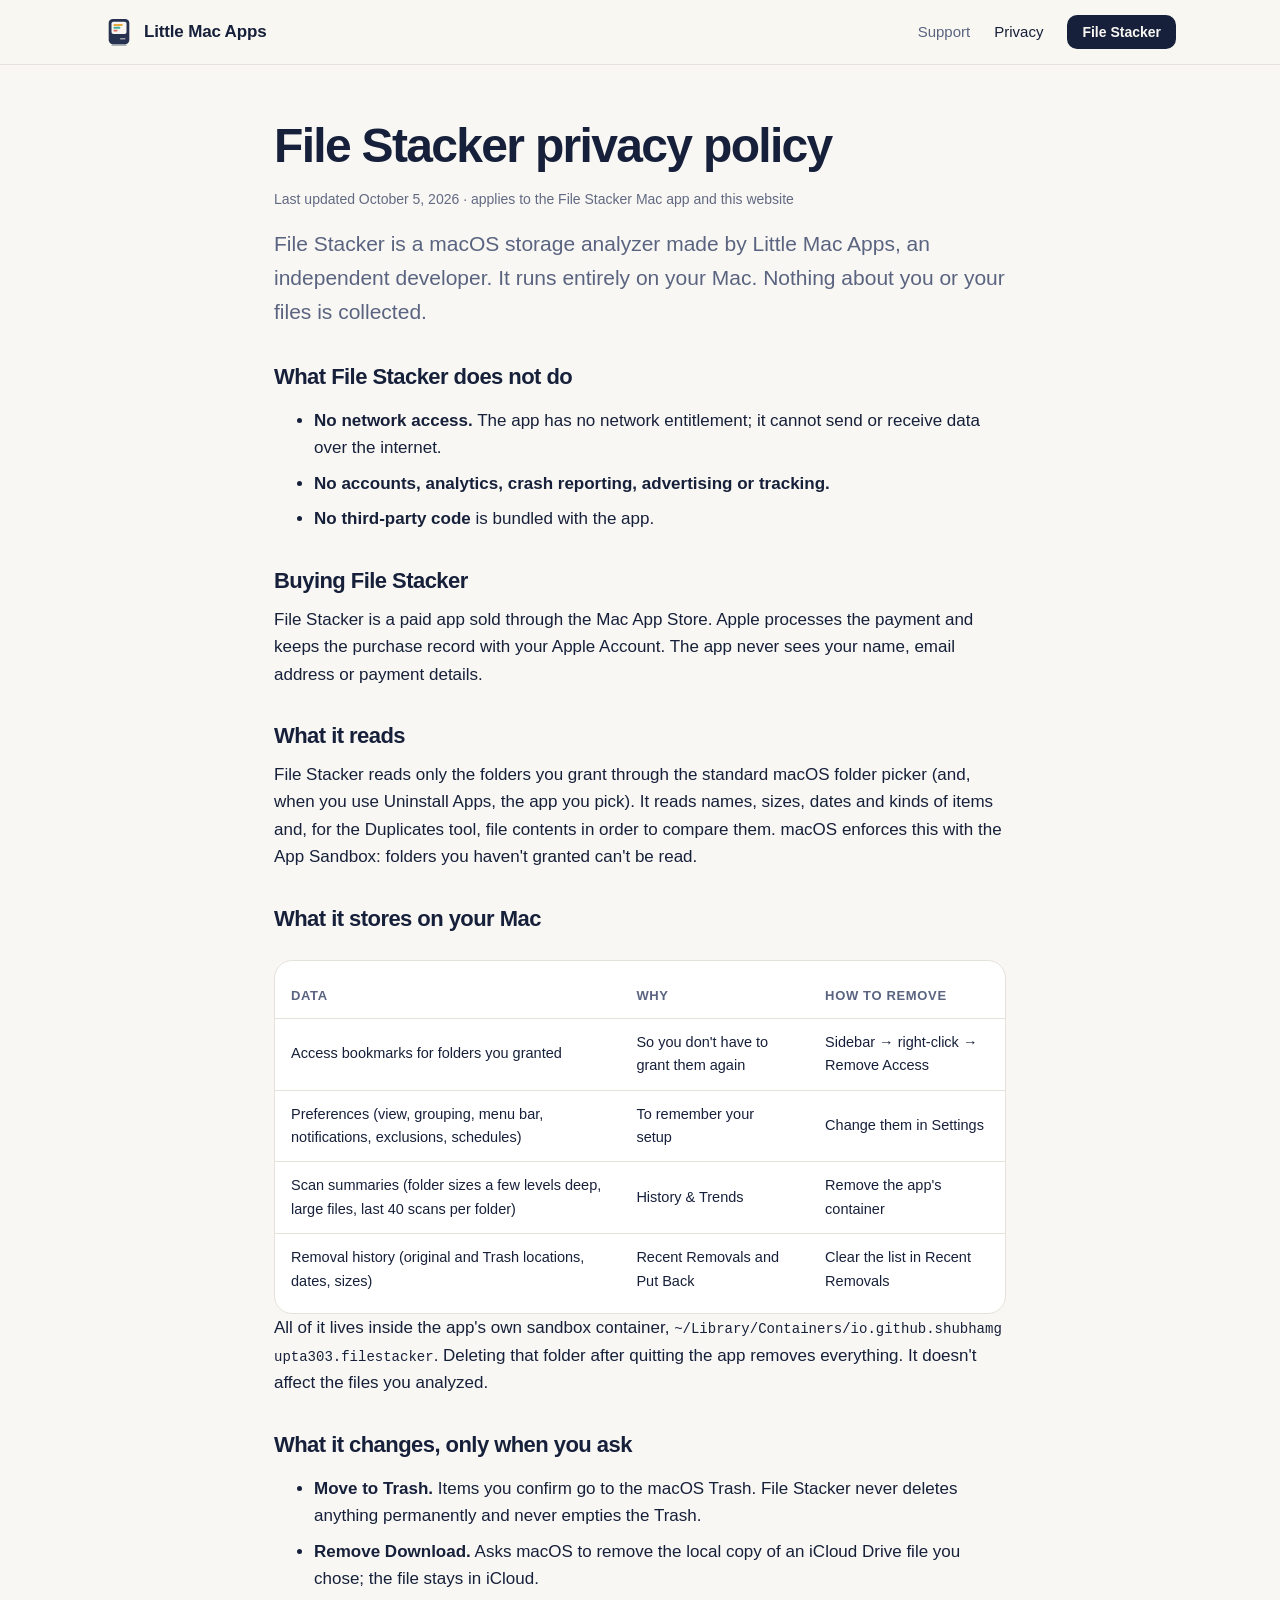
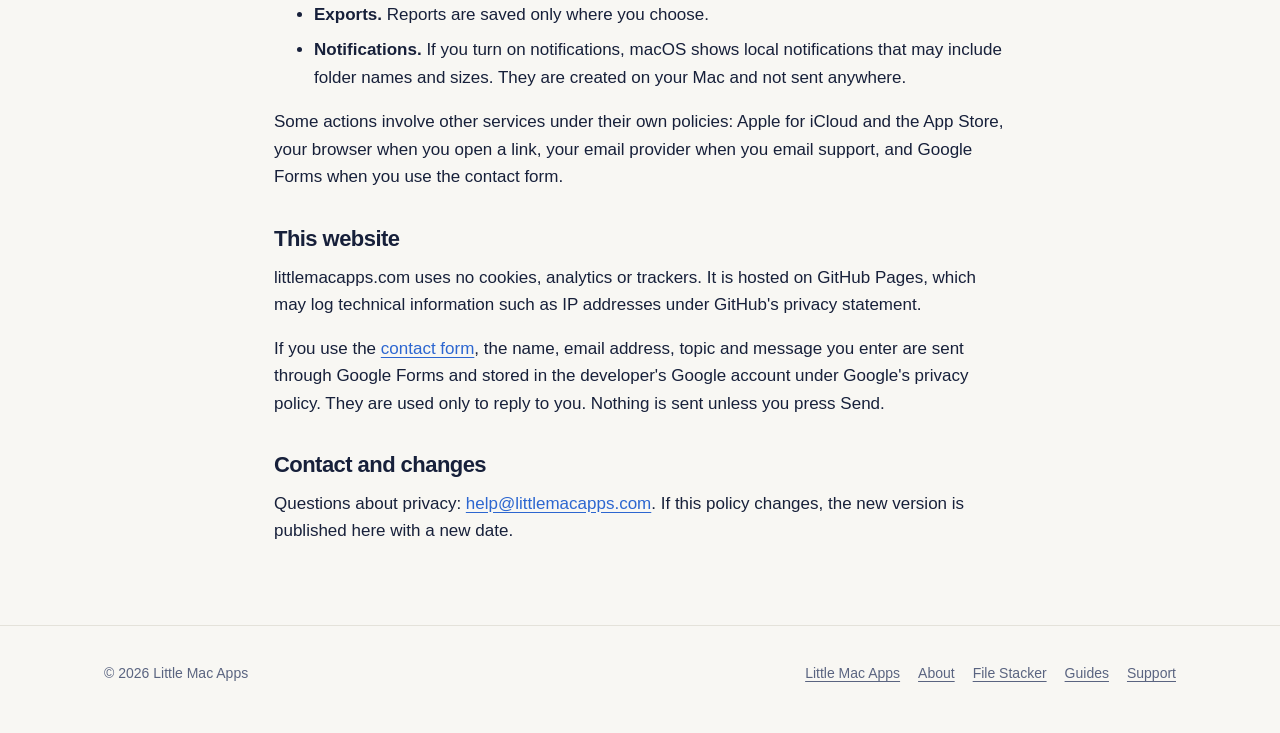
<file: filestacker/privacy.html>
<!doctype html>
<html lang="en">
<head>
<meta charset="utf-8">
<meta name="viewport" content="width=device-width, initial-scale=1">
<title>File Stacker Privacy Policy — Little Mac Apps</title>
<meta name="description" content="How File Stacker and littlemacapps.com handle your data: the app runs entirely on your Mac, with no accounts, analytics, tracking or network access.">
<link rel="canonical" href="https://littlemacapps.com/filestacker/privacy.html">
<link rel="icon" href="../assets/filestacker-256.png" type="image/png">
<link rel="stylesheet" href="../assets/style.css?v=6">
</head>
<body>
<a class="skip" href="#main">Skip to content</a>
<header class="site-header"><div class="wrap">
  <a class="brand" href="../"><img src="../assets/logo.svg" alt="">Little Mac Apps</a>
  <nav class="nav" aria-label="Main">
    <a class="hide-sm" href="./#support">Support</a>
    <a href="privacy.html" aria-current="page">Privacy</a>
    <a class="btn btn-dark btn-sm" href="./">File Stacker</a>
  </nav>
</div></header>

<main id="main" class="wrap page">
  <h1>File Stacker privacy policy</h1>
  <p class="meta">Last updated October 5, 2026 · applies to the File Stacker Mac app and this website</p>
  <p class="lead">File Stacker is a macOS storage analyzer made by Little Mac Apps, an independent developer. It runs entirely on your Mac. Nothing about you or your files is collected.</p>

  <h2>What File Stacker does not do</h2>
  <ul>
    <li><strong>No network access.</strong> The app has no network entitlement; it cannot send or receive data over the internet.</li>
    <li><strong>No accounts, analytics, crash reporting, advertising or tracking.</strong></li>
    <li><strong>No third-party code</strong> is bundled with the app.</li>
  </ul>

  <h2>Buying File Stacker</h2>
  <p>File Stacker is a paid app sold through the Mac App Store. Apple processes the payment and keeps the purchase record with your Apple Account. The app never sees your name, email address or payment details.</p>

  <h2>What it reads</h2>
  <p>File Stacker reads only the folders you grant through the standard macOS folder picker (and, when you use Uninstall Apps, the app you pick). It reads names, sizes, dates and kinds of items and, for the Duplicates tool, file contents in order to compare them. macOS enforces this with the App Sandbox: folders you haven't granted can't be read.</p>

  <h2>What it stores on your Mac</h2>
  <div class="table">
    <table>
      <thead><tr><th scope="col">Data</th><th scope="col">Why</th><th scope="col">How to remove</th></tr></thead>
      <tbody>
        <tr><td>Access bookmarks for folders you granted</td><td>So you don't have to grant them again</td><td>Sidebar → right-click → Remove Access</td></tr>
        <tr><td>Preferences (view, grouping, menu bar, notifications, exclusions, schedules)</td><td>To remember your setup</td><td>Change them in Settings</td></tr>
        <tr><td>Scan summaries (folder sizes a few levels deep, large files, last 40 scans per folder)</td><td>History &amp; Trends</td><td>Remove the app's container</td></tr>
        <tr><td>Removal history (original and Trash locations, dates, sizes)</td><td>Recent Removals and Put Back</td><td>Clear the list in Recent Removals</td></tr>
      </tbody>
    </table>
  </div>
  <p>All of it lives inside the app's own sandbox container, <code>~/Library/Containers/io.github.shubhamgupta303.filestacker</code>. Deleting that folder after quitting the app removes everything. It doesn't affect the files you analyzed.</p>

  <h2>What it changes, only when you ask</h2>
  <ul>
    <li><strong>Move to Trash.</strong> Items you confirm go to the macOS Trash. File Stacker never deletes anything permanently and never empties the Trash.</li>
    <li><strong>Remove Download.</strong> Asks macOS to remove the local copy of an iCloud Drive file you chose; the file stays in iCloud.</li>
    <li><strong>Exports.</strong> Reports are saved only where you choose.</li>
    <li><strong>Notifications.</strong> If you turn on notifications, macOS shows local notifications that may include folder names and sizes. They are created on your Mac and not sent anywhere.</li>
  </ul>
  <p>Some actions involve other services under their own policies: Apple for iCloud and the App Store, your browser when you open a link, your email provider when you email support, and Google Forms when you use the contact form.</p>

  <h2 id="website">This website</h2>
  <p>littlemacapps.com uses no cookies, analytics or trackers. It is hosted on GitHub Pages, which may log technical information such as IP addresses under GitHub's privacy statement.</p>
  <p>If you use the <a href="../contact/">contact form</a>, the name, email address, topic and message you enter are sent through Google Forms and stored in the developer's Google account under Google's privacy policy. They are used only to reply to you. Nothing is sent unless you press Send.</p>

  <h2>Contact and changes</h2>
  <p>Questions about privacy: <a href="mailto:help@littlemacapps.com?subject=File%20Stacker%20Privacy">help@littlemacapps.com</a>. If this policy changes, the new version is published here with a new date.</p>
</main>

<footer class="site-footer"><div class="wrap">
  <span>© 2026 Little Mac Apps</span>
  <nav aria-label="Footer">
    <a href="../">Little Mac Apps</a>
    <a href="../about/">About</a>
    <a href="./">File Stacker</a>
    <a href="../guides/">Guides</a>
    <a href="./#support">Support</a>
  </nav>
</div></footer>
</body>
</html>
</file>
<file: assets/style.css>
/* Little Mac Apps — one stylesheet for the whole site. Palette from the File Stacker icon. */
:root {
  color-scheme: light dark;
  --ink: #17203a; --muted: #5a6480; --faint: #626a83;
  --paper: #f8f7f3; --card: #ffffff; --line: #e4e2da; --soft: #f0eee7;
  --navy: #26324f; --amber: #e9a93a; --mint: #3fae95; --coral: #e0705c; --lilac: #9c8fc2;
  --accent: #2c66d0; --accent-ink: #ffffff; --good: #2b8a66;
  --radius: 18px; --shadow: 0 24px 60px -32px rgba(23, 32, 58, 0.45);
}
@media (prefers-color-scheme: dark) {
  :root:not([data-theme="light"]) {
    --ink: #edf0f7; --muted: #a8b0c6; --faint: #8a93ad;
    --paper: #10141f; --card: #171d2c; --line: #2a3247; --soft: #1c2335;
    --accent: #7ea8f5; --accent-ink: #0c1322; --good: #6fd1ad;
    --shadow: 0 24px 60px -30px rgba(0, 0, 0, 0.8);
  }
}
* { box-sizing: border-box; }
html { scroll-behavior: smooth; scroll-padding-top: 84px; -webkit-text-size-adjust: 100%; }
body { margin: 0; background: var(--paper); color: var(--ink); font: 17px/1.62 -apple-system, BlinkMacSystemFont, "SF Pro Text", "Segoe UI", Inter, sans-serif; -webkit-font-smoothing: antialiased; }
a { color: var(--accent); text-underline-offset: 3px; }
a:focus-visible, button:focus-visible, summary:focus-visible { outline: 3px solid var(--accent); outline-offset: 3px; border-radius: 6px; }
img { max-width: 100%; height: auto; }
.wrap { width: 100%; max-width: 1120px; margin: 0 auto; padding: 0 24px; }
.skip { position: absolute; left: -999px; top: 8px; background: var(--card); padding: 8px 12px; border-radius: 8px; }
.skip:focus { left: 8px; z-index: 50; }
kbd { font: 600 13px/1 ui-monospace, SFMono-Regular, Menlo, monospace; background: var(--soft); border: 1px solid var(--line); border-bottom-width: 2px; border-radius: 6px; padding: 2px 6px; white-space: nowrap; }
.ui { font-weight: 600; }
code { font: 14px ui-monospace, SFMono-Regular, Menlo, monospace; overflow-wrap: anywhere; word-break: break-all; }

/* Header */
.site-header { position: sticky; top: 0; z-index: 20; background: color-mix(in srgb, var(--paper) 86%, transparent); -webkit-backdrop-filter: saturate(1.6) blur(14px); backdrop-filter: saturate(1.6) blur(14px); border-bottom: 1px solid var(--line); }
.site-header .wrap { display: flex; align-items: center; justify-content: space-between; gap: 16px; height: 64px; }
.brand { display: inline-flex; align-items: center; gap: 10px; color: var(--ink); text-decoration: none; font-weight: 700; letter-spacing: -0.01em; white-space: nowrap; }
.brand img { width: 30px; height: 30px; }
.nav { display: flex; align-items: center; gap: 24px; font-size: 15px; }
.nav a { color: var(--muted); text-decoration: none; }
.nav a:hover, .nav a[aria-current="page"] { color: var(--ink); }
.nav a.btn-primary { color: var(--accent-ink); } .nav a.btn-dark { color: var(--paper); } /* buttons keep their own ink */
@media (max-width: 760px) { .nav .hide-sm { display: none; } .nav { gap: 14px; } }

/* Buttons */
.btn { display: inline-flex; align-items: center; justify-content: center; gap: 8px; padding: 12px 20px; border-radius: 12px; font-weight: 600; font-size: 16px; line-height: 1.2; text-decoration: none; border: 1px solid transparent; transition: transform .12s ease, filter .12s ease; }
.btn:hover { filter: brightness(1.07); transform: translateY(-1px); }
.btn-primary { background: var(--accent); color: var(--accent-ink); }
.btn-dark { background: var(--ink); color: var(--paper); }
.btn-ghost { background: var(--card); color: var(--ink); border-color: var(--line); }
.btn-sm { padding: 8px 14px; font-size: 14px; border-radius: 10px; }
.btn svg { width: 18px; height: 18px; flex: none; }
.note { display: block; color: var(--faint); font-size: 14px; margin-top: 10px; }

/* Type */
.eyebrow { margin: 0 0 14px; color: var(--muted); font-size: 13px; font-weight: 700; letter-spacing: .09em; text-transform: uppercase; }
h1 { margin: 0 0 18px; font-size: clamp(38px, 6vw, 64px); line-height: 1.03; letter-spacing: -0.035em; text-wrap: balance; }
h2 { margin: 0 0 12px; font-size: clamp(28px, 3.6vw, 40px); line-height: 1.12; letter-spacing: -0.025em; text-wrap: balance; }
h3 { margin: 0 0 6px; font-size: 18px; line-height: 1.3; letter-spacing: -0.01em; }
p { margin: 0 0 16px; }
.lead { font-size: clamp(18px, 2vw, 21px); color: var(--muted); max-width: 36em; }
.muted { color: var(--muted); }

/* Sections */
section { padding: 72px 0; }
.band { background: var(--soft); border-top: 1px solid var(--line); border-bottom: 1px solid var(--line); }
.head { max-width: 46em; margin-bottom: 36px; }
.head p { color: var(--muted); font-size: 18px; }
.grid { display: grid; gap: 16px; grid-template-columns: repeat(auto-fill, minmax(250px, 1fr)); }
.grid-2 { display: grid; gap: 20px; grid-template-columns: repeat(2, minmax(0, 1fr)); }
@media (max-width: 760px) { .grid-2 { grid-template-columns: 1fr; } section { padding: 56px 0; } }
.card { background: var(--card); border: 1px solid var(--line); border-radius: var(--radius); padding: 24px; }
.card p { color: var(--muted); font-size: 15.5px; margin: 0; }
.chip { width: 40px; height: 40px; border-radius: 12px; display: grid; place-items: center; margin-bottom: 16px; }
.chip svg { width: 20px; height: 20px; }
.c-amber { background: color-mix(in srgb, var(--amber) 20%, transparent); color: #a8701a; }
.c-mint { background: color-mix(in srgb, var(--mint) 20%, transparent); color: #23826c; }
.c-coral { background: color-mix(in srgb, var(--coral) 20%, transparent); color: #b5503e; }
.c-blue { background: color-mix(in srgb, var(--accent) 16%, transparent); color: var(--accent); }
.c-lilac { background: color-mix(in srgb, var(--lilac) 22%, transparent); color: #6b5ca0; }
@media (prefers-color-scheme: dark) { :root:not([data-theme="light"]) .c-amber { color: var(--amber); } :root:not([data-theme="light"]) .c-mint { color: var(--mint); } :root:not([data-theme="light"]) .c-coral { color: var(--coral); } :root:not([data-theme="light"]) .c-lilac { color: var(--lilac); } }
.tag { display: inline-block; vertical-align: 2px; margin-left: 6px; padding: 1px 7px; border-radius: 99px; font-size: 11px; font-weight: 700; letter-spacing: .04em; background: var(--accent); color: var(--accent-ink); }
.tag.free { background: #237256; }
@media (prefers-color-scheme: dark) { :root:not([data-theme="light"]) .tag.free { background: var(--good); } }

/* Home hero */
.hero { display: grid; grid-template-columns: 1.1fr 0.9fr; align-items: center; gap: 56px; padding: 88px 0 72px; }
@media (max-width: 900px) { .hero { grid-template-columns: 1fr; padding: 48px 0; gap: 36px; } }
.cta { display: flex; flex-wrap: wrap; gap: 12px; margin-top: 30px; }
.stage { position: relative; aspect-ratio: 1 / 0.86; border-radius: 28px; background: radial-gradient(120% 90% at 20% 10%, #33416a 0%, var(--navy) 55%, #1c2640 100%); box-shadow: var(--shadow); overflow: hidden; }
.stage .icon { position: absolute; width: 44%; left: 28%; top: 16%; filter: drop-shadow(0 22px 30px rgba(0,0,0,.35)); }
.stage .bar { position: absolute; height: 12px; border-radius: 99px; left: 12%; }
.stage .b1 { background: var(--amber); width: 58%; bottom: 25%; opacity: .9; }
.stage .b2 { background: var(--mint); width: 42%; bottom: 17%; opacity: .9; }
.stage .b3 { background: var(--coral); width: 24%; bottom: 9%; opacity: .9; }

/* App card (home) */
.app-card { display: grid; grid-template-columns: auto 1fr auto; gap: 28px; align-items: center; padding: 32px; }
.app-card img { width: 112px; height: 112px; }
.app-card .actions { display: flex; flex-direction: column; gap: 10px; align-items: stretch; }
@media (max-width: 760px) { .app-card { grid-template-columns: 1fr; text-align: left; } .app-card .actions { flex-direction: row; flex-wrap: wrap; } }
.soon { border-style: dashed; background: transparent; }
.facts { display: flex; flex-wrap: wrap; gap: 8px 18px; margin: 10px 0 0; padding: 0; list-style: none; color: var(--muted); font-size: 14.5px; }
.facts li::before { content: "•"; margin-right: 8px; color: var(--faint); }
.facts li:first-child::before { content: none; }

/* Product hero */
.p-hero { display: grid; grid-template-columns: 1fr 1fr; gap: 56px; align-items: center; padding: 72px 0 56px; }
@media (max-width: 900px) { .p-hero { grid-template-columns: 1fr; padding: 40px 0; gap: 32px; } }
.p-hero .title { display: flex; align-items: center; gap: 16px; margin-bottom: 18px; }
.p-hero .title img { width: 72px; height: 72px; }
.p-hero .title .app-name { margin: 0; font-size: clamp(26px, 3vw, 32px); font-weight: 750; letter-spacing: -0.02em; line-height: 1.1; }
.p-hero h1 { font-size: clamp(36px, 5vw, 54px); }

/* Illustrations (drawn, not screenshots) */
.window { background: var(--navy); border-radius: 20px; padding: 12px; box-shadow: var(--shadow); }
.window .dots { display: flex; gap: 6px; padding: 2px 4px 12px; }
.window .dots i { width: 11px; height: 11px; border-radius: 50%; background: rgba(255,255,255,.22); }
.treemap { display: grid; grid-template-columns: 3fr 2fr 1.3fr; grid-template-rows: 1.6fr 1fr .8fr; gap: 6px; aspect-ratio: 4 / 3; }
.treemap div { border-radius: 8px; padding: 10px; color: #17203a; font: 600 12px/1.25 -apple-system, sans-serif; display: flex; flex-direction: column; justify-content: flex-end; }
.treemap small { font-weight: 500; }
.t1 { grid-row: 1 / 3; background: var(--amber); } .t2 { grid-column: 2 / 4; background: var(--mint); } .t3 { background: #efe6d2; }
.t4 { background: var(--coral); } .t5 { background: #8fa3d6; } .t6 { grid-column: 2 / 4; background: #c9b8e8; }

.vitals { display: grid; grid-template-columns: 1fr 1fr; gap: 12px; }
.vital { background: var(--card); border: 1px solid var(--line); border-radius: 14px; padding: 16px; }
.vital .k { font-size: 12px; font-weight: 700; letter-spacing: .06em; text-transform: uppercase; color: var(--muted); }
.vital .v { font-size: 28px; font-weight: 700; letter-spacing: -.02em; font-variant-numeric: tabular-nums; }
.vital .s { font-size: 13px; color: var(--muted); }
.meter { display: flex; height: 6px; margin-top: 10px; border-radius: 99px; overflow: hidden; background: var(--line); }
.meter i { display: block; height: 100%; }
.verdict { grid-column: 1 / -1; display: flex; gap: 12px; align-items: flex-start; background: color-mix(in srgb, var(--good) 11%, var(--card)); border-color: color-mix(in srgb, var(--good) 35%, var(--line)); }
.verdict svg { width: 22px; height: 22px; color: var(--good); flex: none; margin-top: 2px; }

.split { display: grid; grid-template-columns: 1fr 1.15fr; gap: 48px; align-items: center; }
@media (max-width: 900px) { .split { grid-template-columns: 1fr; } }
.checks { list-style: none; padding: 0; margin: 18px 0 0; }
.checks li { position: relative; padding-left: 28px; margin-bottom: 10px; }
.checks li::before { content: ""; position: absolute; left: 2px; top: .45em; width: 14px; height: 8px; border-left: 2.5px solid var(--good); border-bottom: 2.5px solid var(--good); transform: rotate(-45deg); }

/* Pricing */
.plans { display: grid; grid-template-columns: 1fr 1fr; gap: 20px; max-width: 900px; }
@media (max-width: 760px) { .plans { grid-template-columns: 1fr; } }
.plan { display: flex; flex-direction: column; padding: 30px; }
.plan.pro { border: 2px solid var(--accent); }
.price { font-size: 46px; font-weight: 750; letter-spacing: -.03em; line-height: 1.1; margin: 8px 0 2px; }
.price small { font-size: 16px; font-weight: 500; color: var(--muted); letter-spacing: 0; }
.plan .checks { flex: 1; margin-bottom: 24px; }
.table { overflow-x: auto; max-width: 900px; margin-top: 28px; border: 1px solid var(--line); border-radius: var(--radius); background: var(--card); }
table { width: 100%; border-collapse: collapse; font-size: 15px; }
th, td { padding: 12px 16px; text-align: left; border-bottom: 1px solid var(--line); }
tr:last-child td { border-bottom: 0; }
th { font-size: 13px; color: var(--muted); text-transform: uppercase; letter-spacing: .05em; }
th + th, td + td { text-align: center; width: 92px; }
td.y { color: var(--good); font-weight: 700; } td.n { color: var(--faint); }

/* Guide */
.guide { display: grid; grid-template-columns: 240px 1fr; gap: 48px; align-items: start; }
.guide > *, .split > *, .grid-2 > * { min-width: 0; } /* long words must not widen grid columns on phones */
@media (max-width: 900px) { .guide { grid-template-columns: 1fr; } .toc { position: static !important; } }
.toc { position: sticky; top: 88px; font-size: 14.5px; }
.toc p { font-weight: 700; margin-bottom: 8px; }
.toc ol { margin: 0; padding-left: 20px; color: var(--muted); }
.toc li { margin-bottom: 6px; }
.toc a { color: var(--muted); text-decoration: none; }
.toc a:hover { color: var(--ink); }
.howto { display: grid; gap: 14px; }
.howto article { background: var(--card); border: 1px solid var(--line); border-radius: var(--radius); padding: 24px 26px; }
.howto h3 { font-size: 20px; margin-bottom: 4px; }
.howto .why { color: var(--muted); margin-bottom: 12px; }
.howto ol { margin: 0; padding-left: 22px; }
.howto li { margin-bottom: 8px; }
.howto .tip { margin: 14px 0 0; padding: 12px 14px; border-radius: 12px; background: var(--soft); font-size: 15px; color: var(--muted); }
.howto .tip b { color: var(--ink); }

/* Shortcuts */
.keys { display: grid; grid-template-columns: repeat(auto-fill, minmax(260px, 1fr)); gap: 10px 24px; max-width: 900px; }
.keys div { display: flex; justify-content: space-between; gap: 12px; padding: 10px 0; border-bottom: 1px solid var(--line); }

/* FAQ */
details { background: var(--card); border: 1px solid var(--line); border-radius: 14px; padding: 16px 20px; margin-bottom: 10px; max-width: 900px; }
summary { cursor: pointer; font-weight: 600; }
details p { color: var(--muted); margin: 10px 0 0; }

/* Plain pages */
.page { max-width: 780px; padding: 56px 24px 64px; }
.page h1 { font-size: clamp(34px, 5vw, 48px); }
.page h2 { font-size: 22px; margin-top: 36px; }
.page li { margin-bottom: 8px; }
.page table { margin: 12px 0 8px; font-size: 14.5px; }
.page th + th, .page td + td { text-align: left; width: auto; }
.meta { color: var(--faint); font-size: 14px; }

/* Footer */
.site-footer { border-top: 1px solid var(--line); padding: 36px 0 48px; color: var(--muted); font-size: 14px; }
.site-footer .wrap { display: flex; flex-wrap: wrap; justify-content: space-between; gap: 16px; }
.site-footer a { color: var(--muted); }
.site-footer nav { display: flex; flex-wrap: wrap; gap: 18px; }

.nav .btn { white-space: nowrap; }

/* Contact form */
.form { margin-top: 28px; display: grid; gap: 20px; max-width: 640px; }
.field { display: grid; gap: 6px; }
.field label { font-weight: 600; font-size: 15px; }
.field .req { color: var(--faint); font-weight: 500; font-size: 13px; margin-left: 6px; }
.field .hint { color: var(--faint); font-size: 14px; }
.field input, .field select, .field textarea { width: 100%; font: inherit; font-size: 16px; color: var(--ink); background: var(--card); border: 1px solid var(--line); border-radius: 12px; padding: 12px 14px; }
.field textarea { resize: vertical; min-height: 160px; line-height: 1.5; }
.field input:focus-visible, .field select:focus-visible, .field textarea:focus-visible { outline: 3px solid var(--accent); outline-offset: 1px; border-color: transparent; }
.form .btn { justify-self: start; cursor: pointer; }
.form .btn[disabled] { opacity: .6; cursor: progress; transform: none; }
.form-error { margin: 0; color: var(--coral); font-weight: 600; }
.form-done { margin-top: 28px; max-width: 640px; }
.form-done h3 { font-size: 20px; margin-bottom: 8px; }
.hp { position: absolute; left: -9999px; width: 1px; height: 1px; overflow: hidden; }

/* Make the hidden attribute win over display rules */
[hidden] { display: none !important; }

/* About page */
.about { display: grid; grid-template-columns: 220px 1fr; gap: 40px; align-items: center; max-width: 900px; }
.page:has(.about) { max-width: 980px; }
.about-photo { width: 220px; height: 220px; border-radius: 50%; object-fit: cover; border: 1px solid var(--line); box-shadow: var(--shadow); }
.about h1 { margin-top: 0; }
.about .muted { margin-top: 0; }
@media (max-width: 680px) { .about { grid-template-columns: 1fr; gap: 24px; } .about-photo { width: 160px; height: 160px; } }

/* Keep menu items on one line on small screens */
.nav a { white-space: nowrap; }
.brand { flex-shrink: 0; }
@media (max-width: 400px) { .nav a:not(.btn) { display: none; } }

/* Links from the quick guide to the in-depth guides */
.more-guides { font-size: 16px !important; }
.howto .more { margin: 12px 0 0; font-size: 15px; font-weight: 600; }

/* Article pages (guides) */
.crumbs { font-size: 14px; color: var(--faint); margin-bottom: 20px; }
.crumbs ol { list-style: none; margin: 0; padding: 0; display: flex; flex-wrap: wrap; gap: 6px; }
.crumbs li + li::before { content: "/"; margin-right: 6px; color: var(--faint); }
.crumbs a { color: var(--muted); }
.article h2 { font-size: 26px; margin-top: 48px; }
.article h3 { font-size: 19px; margin-top: 28px; }
.article ol, .article ul { padding-left: 22px; }
.article .answer { background: var(--card); border: 1px solid var(--line); border-radius: var(--radius); padding: 20px 22px; margin: 8px 0 8px; }
.article .answer p:last-child { margin-bottom: 0; }
.callout { margin: 18px 0; padding: 14px 16px; border-radius: 12px; background: var(--soft); border: 1px solid var(--line); font-size: 15.5px; color: var(--muted); }
.callout b { color: var(--ink); }
.callout p:last-child { margin-bottom: 0; }
.article table { font-size: 15px; }
.article td, .article th { vertical-align: top; }
.sources { font-size: 15px; color: var(--muted); }
.sources li { margin-bottom: 6px; }
.related { display: grid; gap: 12px; grid-template-columns: repeat(auto-fill, minmax(220px, 1fr)); margin-top: 16px; }
.related a { display: block; padding: 16px 18px; border: 1px solid var(--line); border-radius: 14px; background: var(--card); text-decoration: none; color: var(--ink); font-weight: 600; }
.related a span { display: block; margin-top: 4px; font-weight: 400; font-size: 14.5px; color: var(--muted); }
.guide-list { display: grid; gap: 16px; margin-top: 28px; }
.guide-list .card h2 { font-size: 22px; margin: 0 0 6px; }
.guide-list .card h2 a { color: var(--ink); text-decoration: none; }
.guide-list .card h2 a:hover { color: var(--accent); }
.article .crumbs ol { padding-left: 0; }
.article .table { margin: 16px 0 20px; }
.article td code { word-break: normal; overflow-wrap: anywhere; }
.illus-caption { text-align: center; margin-top: 10px; }
.article .table table { min-width: 560px; }
.price small { display: inline-block; white-space: nowrap; }
</file>
